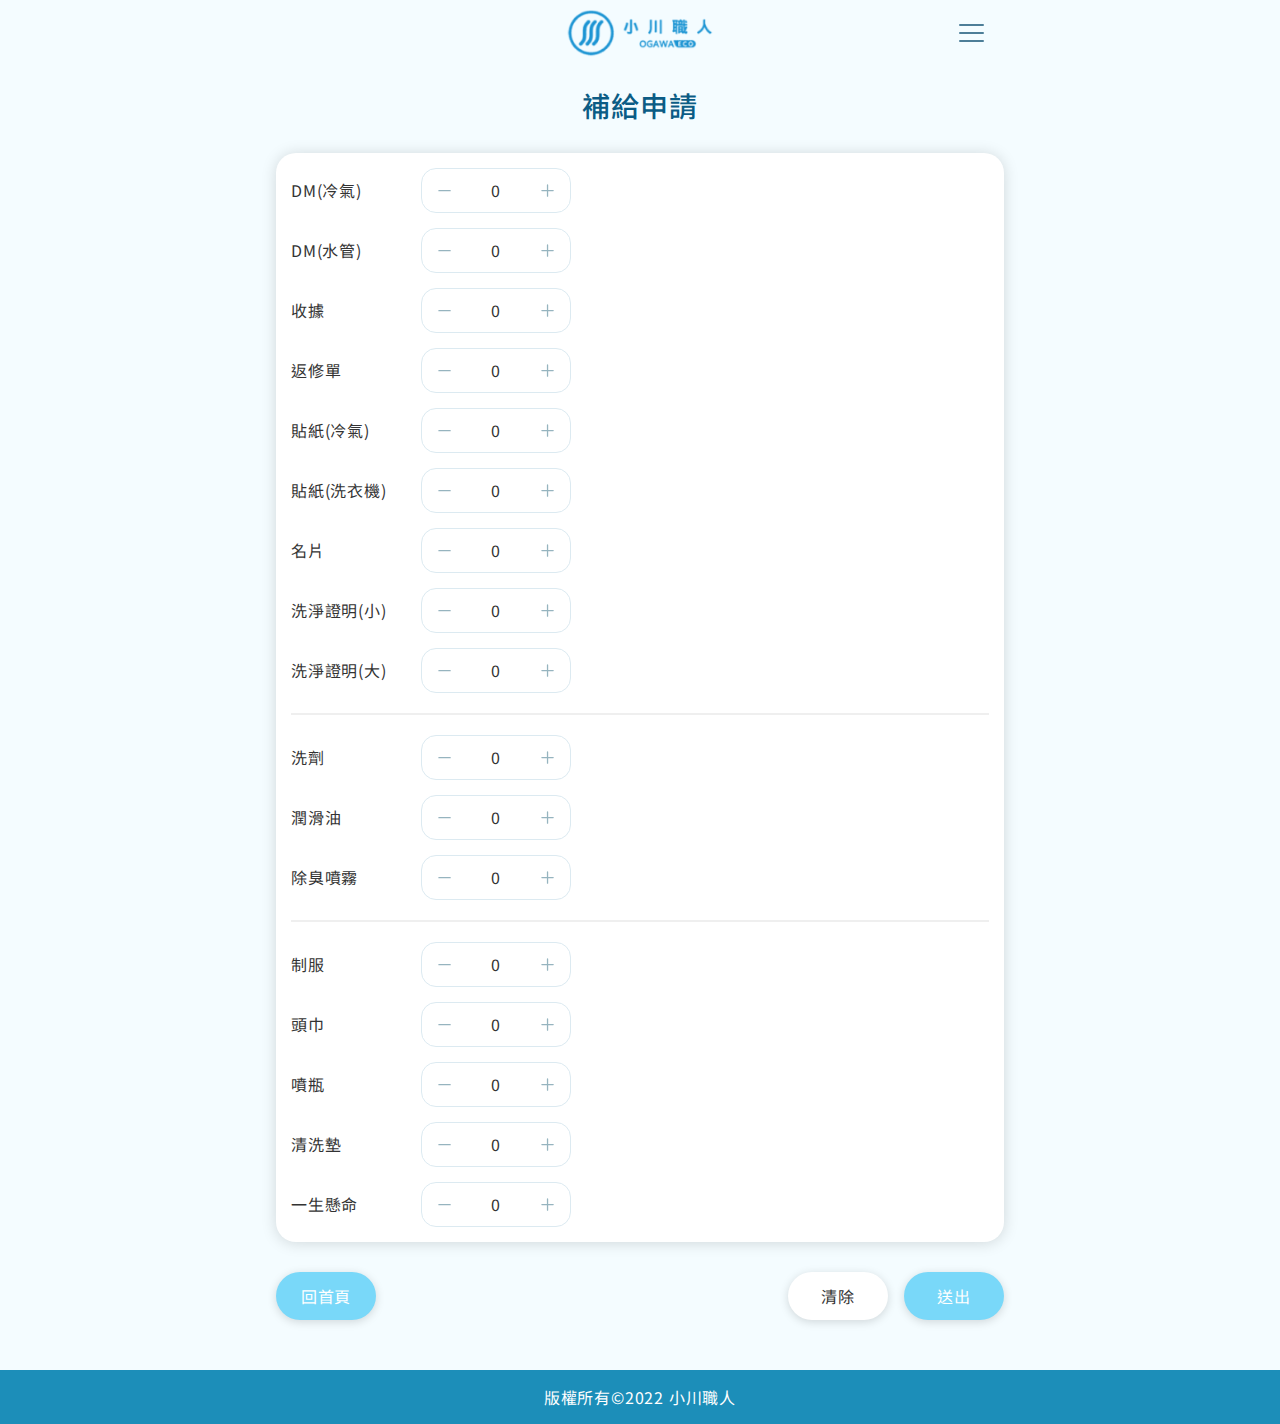
<file: apply.html>
<!DOCTYPE html>
<html lang="zh">
<head>
    <meta charset="UTF-8">
    <meta http-equiv="X-UA-Compatible" content="IE=edge">
    <meta name="viewport" content="width=device-width, initial-scale=1.0">
    <link rel="preconnect" href="https://fonts.googleapis.com">
    <link rel="preconnect" href="https://fonts.gstatic.com" crossorigin>
    <link href="https://fonts.googleapis.com/css2?family=Noto+Sans+TC:wght@100;300;400;500;700;900&display=swap" rel="stylesheet">
    <link rel="stylesheet" href="./public/css/bootstrap/bootstrap.css">
    <link rel="stylesheet" href="./public/css/style.css">
    <title>小川職人後台</title>
</head>
<body>
    <div class="container">
        <header class="header-page">
            <a href="./index.html"><img class="logo-page" src="./public/img/logo.png" alt=""></a>
            <div class="menu">
                <div class="bar bar-top"></div>
                <div class="bar bar-middle"></div>
                <div class="bar bar-bottom"></div>
            </div>
            <nav class="nav-main">
                <ul>
                    <li>
                        <a href="./news.html">
                            <svg width="70" height="70" viewBox="0 0 70 70" fill="none" xmlns="http://www.w3.org/2000/svg">
                                <path d="M60.2268 10.4803C59.6882 10.1658 59.0757 10 58.452 10C57.8283 10 57.2158 10.1658 56.6772 10.4803L36.1053 22.2445H20.3033C19.4368 22.2454 18.6061 22.59 17.9934 23.2027C17.3807 23.8154 17.036 24.6462 17.0351 25.5127V25.5127H10.9903C10.465 25.5131 9.94495 25.6172 9.45992 25.8189C8.97488 26.0207 8.53442 26.3161 8.16375 26.6884C7.79308 27.0606 7.49949 27.5023 7.2998 27.9882C7.10011 28.4741 6.99824 28.9946 7.00002 29.5199V38.4973C7.00092 39.5556 7.42151 40.5704 8.16954 41.3191C8.91758 42.0678 9.93201 42.4892 10.9903 42.491H17.0351V42.5079C17.036 43.3745 17.3807 44.2052 17.9934 44.8179C18.6061 45.4306 19.4368 45.7752 20.3033 45.7761H21.5781L18.1268 51.7803C17.4337 53.037 17.2611 54.5154 17.6461 55.8981C18.031 57.2807 18.9428 58.4572 20.1857 59.1749C21.4285 59.8927 22.9032 60.0944 24.2932 59.7368C25.6831 59.3792 26.8774 58.4907 27.6195 57.2623L34.2508 45.7761H36.1053L56.6772 57.5505C57.2159 57.8647 57.8284 58.0302 58.452 58.0302C59.0757 58.0302 59.6881 57.8647 60.2268 57.5505C60.7689 57.2407 61.2187 56.7924 61.5303 56.2514C61.8419 55.7105 62.004 55.0964 61.9999 54.4721V13.5553C62.0037 12.9315 61.8415 12.318 61.5299 11.7776C61.2183 11.2372 60.7686 10.7895 60.2268 10.4803V10.4803ZM17.0351 40.4569H10.9903C10.4712 40.456 9.97367 40.2491 9.60691 39.8817C9.24016 39.5143 9.03417 39.0164 9.03417 38.4973V29.5199C9.03506 29.0014 9.24145 28.5044 9.60811 28.1377C9.97477 27.771 10.4718 27.5647 10.9903 27.5638H17.0351V40.4569ZM25.8498 56.2452C25.6234 56.6377 25.3218 56.9817 24.9623 57.2574C24.6028 57.5332 24.1924 57.7353 23.7546 57.8522C23.4626 57.9301 23.1618 57.97 22.8596 57.9708C22.2553 57.9684 21.6622 57.8073 21.1398 57.5036C20.6173 57.2 20.1837 56.7646 19.8823 56.2408C19.5809 55.717 19.4224 55.1233 19.4225 54.519C19.4226 53.9147 19.5814 53.321 19.8829 52.7973L23.9512 45.7761H31.9014L25.8498 56.2452ZM36.051 43.742H20.3033C19.9763 43.7411 19.663 43.6108 19.4317 43.3796C19.2005 43.1483 19.0702 42.835 19.0693 42.5079V25.5127C19.0693 25.1854 19.1993 24.8715 19.4307 24.6401C19.6622 24.4086 19.976 24.2786 20.3033 24.2786H36.051V43.742ZM59.9658 54.4619C59.966 54.7287 59.896 54.9909 59.7629 55.2221C59.6299 55.4534 59.4384 55.6456 59.2076 55.7795C58.9769 55.9134 58.715 55.9843 58.4482 55.9851C58.1814 55.986 57.9191 55.9166 57.6875 55.7841L38.0852 44.576V23.4514L57.6875 12.2331C57.9193 12.1017 58.1814 12.0332 58.4478 12.0345C58.7141 12.0358 58.9756 12.1069 59.206 12.2406C59.4364 12.3743 59.6277 12.5661 59.761 12.7967C59.8943 13.0273 59.9649 13.2889 59.9658 13.5553V54.4619Z" fill="#5FAEC9"/>
                            </svg>
                            <span>公告欄</span>
                        </a>
                    </li>
                    <li class="active">
                        <a href="./apply.html">
                            <svg width="70" height="70" viewBox="0 0 70 70" fill="none" xmlns="http://www.w3.org/2000/svg">
                                <path d="M56.9264 17.3811H43.2302V14.9699C43.2285 13.917 42.8092 12.9077 42.0644 12.1635C41.3196 11.4193 40.31 11.0009 39.2571 11H30.5396C29.4869 11.0009 28.4777 11.4194 27.7334 12.1637C26.9891 12.908 26.5705 13.9173 26.5697 14.9699V17.3811H12.8572C11.3054 17.3863 9.81856 18.005 8.72123 19.1024C7.6239 20.1997 7.00515 21.6865 7 23.2384V53.1428C7.00515 54.6946 7.6239 56.1814 8.72123 57.2788C9.81856 58.3761 11.3054 58.9949 12.8572 59H56.9264C58.4782 58.9949 59.9651 58.3761 61.0624 57.2788C62.1597 56.1814 62.7785 54.6946 62.7836 53.1428V23.2514C62.7819 21.6973 62.1647 20.2071 61.067 19.107C59.9693 18.0068 58.4805 17.3863 56.9264 17.3811ZM28.5221 14.9699C28.5229 14.4351 28.7358 13.9224 29.1139 13.5443C29.4921 13.1661 30.0047 12.9533 30.5396 12.9524H39.2571C39.7924 12.9524 40.3059 13.1649 40.6848 13.5431C41.0637 13.9214 41.277 14.4345 41.2778 14.9699V17.3811H28.5221V14.9699ZM12.8572 57.0736C11.8229 57.0693 10.8322 56.6566 10.1008 55.9252C9.36947 55.1938 8.95669 54.2031 8.95241 53.1688V23.2514C8.95669 22.2171 9.36947 21.2264 10.1008 20.495C10.8322 19.7636 11.8229 19.3508 12.8572 19.3466H17.4129V57.0931L12.8572 57.0736ZM19.3653 57.0736V19.327H50.4118V57.0736H19.3653ZM60.8345 53.1688C60.8302 54.2031 60.4174 55.1938 59.686 55.9252C58.9547 56.6566 57.9639 57.0693 56.9296 57.0736H52.374V19.327H56.9296C57.9639 19.3313 58.9547 19.7441 59.686 20.4755C60.4174 21.2068 60.8302 22.1975 60.8345 23.2318V53.1688Z" fill="#5FAEC9"/>
                                <path d="M42.8918 35.7696V40.6376H37.3339V46.1987H32.4659V40.6376H26.9048V35.7696H32.4659V30.2085H37.3339V35.7696H42.8918Z" fill="#5FAEC9"/>
                            </svg>
                            <span>補給申請</span>
                        </a>
                    </li>
                    <li>
                        <a href="./inform.html">
                            <svg width="70" height="70" viewBox="0 0 70 70" fill="none" xmlns="http://www.w3.org/2000/svg">
                                <path d="M57.6266 6.64072V1H8V62.9615H13.3734V68.6101H63V6.64072H57.6266ZM10.3585 60.603V3.35849H55.2681V60.603H10.3585ZM60.6415 66.2516H15.7319V62.9733H57.6266V8.99921H60.6415V66.2516Z" fill="#5FAEC9"/>
                                <path d="M48.5818 12.2261H17.0488V17.7056H48.5818V12.2261Z" fill="#5FAEC9"/>
                                <path d="M48.5818 22.4473H17.0488V24.9591H48.5818V22.4473Z" fill="#5FAEC9"/>
                                <path d="M48.5818 28.6138H17.0488V31.1256H48.5818V28.6138Z" fill="#5FAEC9"/>
                                <path d="M48.5818 34.7773H17.0488V37.2891H48.5818V34.7773Z" fill="#5FAEC9"/>
                                <path d="M36.5849 40.9448H17.0488V43.4566H36.5849V40.9448Z" fill="#5FAEC9"/>
                                <path d="M36.5849 47.1084H17.0488V49.6202H36.5849V47.1084Z" fill="#5FAEC9"/>
                            </svg>
                            <span>原廠聯絡資訊</span>
                        </a>
                    </li>
                </ul>
            </nav>
        </header>
        <main>
            <h1 class="page-title">補給申請</h1>
            <div class="box-common mb-30">
                <div class="box-common_content">
                    <div class="d-flex align-items-center apply-item">
                        <label for="">DM(冷氣)</label>
                        <div class="apply-box d-flex align-items-center">
                            <div class="icon_count minus"><img src="./public/img/icon_minus.svg" alt=""></div>
                            <input type="number" value="0">
                            <div class="icon_count add"><img src="./public/img/icon_plus4.svg" alt=""></div>
                        </div>
                    </div>
                    <div class="d-flex align-items-center apply-item">
                        <label for="">DM(水管)</label>
                        <div class="apply-box d-flex align-items-center">
                            <div class="icon_count minus"><img src="./public/img/icon_minus.svg" alt=""></div>
                            <input type="number" value="0">
                            <div class="icon_count add"><img src="./public/img/icon_plus4.svg" alt=""></div>
                        </div>
                    </div>
                    <div class="d-flex align-items-center apply-item">
                        <label for="">收據</label>
                        <div class="apply-box d-flex align-items-center">
                            <div class="icon_count minus"><img src="./public/img/icon_minus.svg" alt=""></div>
                            <input type="number" value="0">
                            <div class="icon_count add"><img src="./public/img/icon_plus4.svg" alt=""></div>
                        </div>
                    </div>
                    <div class="d-flex align-items-center apply-item">
                        <label for="">返修單</label>
                        <div class="apply-box d-flex align-items-center">
                            <div class="icon_count minus"><img src="./public/img/icon_minus.svg" alt=""></div>
                            <input type="number" value="0">
                            <div class="icon_count add"><img src="./public/img/icon_plus4.svg" alt=""></div>
                        </div>
                    </div>
                    <div class="d-flex align-items-center apply-item">
                        <label for="">貼紙(冷氣)</label>
                        <div class="apply-box d-flex align-items-center">
                            <div class="icon_count minus"><img src="./public/img/icon_minus.svg" alt=""></div>
                            <input type="number" value="0">
                            <div class="icon_count add"><img src="./public/img/icon_plus4.svg" alt=""></div>
                        </div>
                    </div>
                    <div class="d-flex align-items-center apply-item">
                        <label for="">貼紙(洗衣機)</label>
                        <div class="apply-box d-flex align-items-center">
                            <div class="icon_count minus"><img src="./public/img/icon_minus.svg" alt=""></div>
                            <input type="number" value="0">
                            <div class="icon_count add"><img src="./public/img/icon_plus4.svg" alt=""></div>
                        </div>
                    </div>
                    <div class="d-flex align-items-center apply-item">
                        <label for="">名片</label>
                        <div class="apply-box d-flex align-items-center">
                            <div class="icon_count minus"><img src="./public/img/icon_minus.svg" alt=""></div>
                            <input type="number" value="0">
                            <div class="icon_count add"><img src="./public/img/icon_plus4.svg" alt=""></div>
                        </div>
                    </div>
                    <div class="d-flex align-items-center apply-item">
                        <label for="">洗淨證明(小)</label>
                        <div class="apply-box d-flex align-items-center">
                            <div class="icon_count minus"><img src="./public/img/icon_minus.svg" alt=""></div>
                            <input type="number" value="0">
                            <div class="icon_count add"><img src="./public/img/icon_plus4.svg" alt=""></div>
                        </div>
                    </div>
                    <div class="d-flex align-items-center apply-item">
                        <label for="">洗淨證明(大)</label>
                        <div class="apply-box d-flex align-items-center">
                            <div class="icon_count minus"><img src="./public/img/icon_minus.svg" alt=""></div>
                            <input type="number" value="0">
                            <div class="icon_count add"><img src="./public/img/icon_plus4.svg" alt=""></div>
                        </div>
                    </div>
                    <hr class="hr-common">
                    <div class="d-flex align-items-center apply-item">
                        <label for="">洗劑</label>
                        <div class="apply-box d-flex align-items-center">
                            <div class="icon_count minus"><img src="./public/img/icon_minus.svg" alt=""></div>
                            <input type="number" value="0">
                            <div class="icon_count add"><img src="./public/img/icon_plus4.svg" alt=""></div>
                        </div>
                    </div>
                    <div class="d-flex align-items-center apply-item">
                        <label for="">潤滑油</label>
                        <div class="apply-box d-flex align-items-center">
                            <div class="icon_count minus"><img src="./public/img/icon_minus.svg" alt=""></div>
                            <input type="number" value="0">
                            <div class="icon_count add"><img src="./public/img/icon_plus4.svg" alt=""></div>
                        </div>
                    </div>
                    <div class="d-flex align-items-center apply-item">
                        <label for="">除臭噴霧</label>
                        <div class="apply-box d-flex align-items-center">
                            <div class="icon_count minus"><img src="./public/img/icon_minus.svg" alt=""></div>
                            <input type="number" value="0">
                            <div class="icon_count add"><img src="./public/img/icon_plus4.svg" alt=""></div>
                        </div>
                    </div>
                    <hr class="hr-common">
                    <div class="d-flex align-items-center apply-item">
                        <label for="">制服</label>
                        <div class="apply-box d-flex align-items-center">
                            <div class="icon_count minus"><img src="./public/img/icon_minus.svg" alt=""></div>
                            <input type="number" value="0">
                            <div class="icon_count add"><img src="./public/img/icon_plus4.svg" alt=""></div>
                        </div>
                    </div>
                    <div class="d-flex align-items-center apply-item">
                        <label for="">頭巾</label>
                        <div class="apply-box d-flex align-items-center">
                            <div class="icon_count minus"><img src="./public/img/icon_minus.svg" alt=""></div>
                            <input type="number" value="0">
                            <div class="icon_count add"><img src="./public/img/icon_plus4.svg" alt=""></div>
                        </div>
                    </div>
                    <div class="d-flex align-items-center apply-item">
                        <label for="">噴瓶</label>
                        <div class="apply-box d-flex align-items-center">
                            <div class="icon_count minus"><img src="./public/img/icon_minus.svg" alt=""></div>
                            <input type="number" value="0">
                            <div class="icon_count add"><img src="./public/img/icon_plus4.svg" alt=""></div>
                        </div>
                    </div>
                    <div class="d-flex align-items-center apply-item">
                        <label for="">清洗墊</label>
                        <div class="apply-box d-flex align-items-center">
                            <div class="icon_count minus"><img src="./public/img/icon_minus.svg" alt=""></div>
                            <input type="number" value="0">
                            <div class="icon_count add"><img src="./public/img/icon_plus4.svg" alt=""></div>
                        </div>
                    </div>
                    <div class="d-flex align-items-center apply-item">
                        <label for="">一生懸命</label>
                        <div class="apply-box d-flex align-items-center">
                            <div class="icon_count minus"><img src="./public/img/icon_minus.svg" alt=""></div>
                            <input type="number" value="0">
                            <div class="icon_count add"><img src="./public/img/icon_plus4.svg" alt=""></div>
                        </div>
                    </div>
                </div>
            </div>
            <div class="d-flex align-items-center justify-content-between mt-4 mb-4">
                <a class="btn-bg-blue btn-medium" href="./index.html">回首頁</a>
                <div class="d-flex">
                    <a class="btn-bg-white btn-medium mx-2" href="">清除</a>
                    <a class="btn-bg-blue btn-medium ms-2" data-bs-toggle="modal" data-bs-target="#confirm-send">送出</a>
                </div>
            </div>
        </main>
        
    </div>

    <footer>版權所有©2022 小川職人</footer>

    <div class="modal fade" id="confirm-send" tabindex="-1" aria-labelledby="confirm-sendLabel" aria-hidden="true">
        <div class="modal-dialog">
          <div class="modal-content pb-0">
            <div class="modal-header">
              <h5 class="modal-title" id="confirm-sendLabel">確認送出</h5>
              <img class="modal-close" data-bs-dismiss="modal" src="./public/img/icon_close.svg" alt="">
            </div>
            <div class="modal-body py-4">
                <p class="text-center">確定要送出嗎？</p>
            </div>
            <div class="modal-footer">
                <button type="button" class="btn btn-round btn-bg-light mx-2" data-bs-dismiss="modal">取消</button>
                <button type="button" class="btn btn-round btn-bg-light mx-2" data-bs-dismiss="modal" data-bs-toggle="modal" data-bs-target="#send-success">確定</button>
            </div>
          </div>
        </div>
    </div>

    <div class="modal fade" id="send-success" tabindex="-1" aria-labelledby="send-successLabel" aria-hidden="true">
        <div class="modal-dialog">
          <div class="modal-content pb-0">
            <div class="modal-header">
              <h5 class="modal-title" id="send-successLabel">成功送出</h5>
              <img class="modal-close" data-bs-dismiss="modal" src="./public/img/icon_close.svg" alt="">
            </div>
            <div class="modal-body py-4">
                <img class="modal-icon" src="./public/img/icon_check-circle.svg" alt="">
            </div>
            <div class="modal-footer">
                <a href="./index.html" class="btn btn-round btn-bg-light mx-auto">回首頁</a>
            </div>
          </div>
        </div>
    </div>

    <script src="./public/js/jquery/jquery.min.js"></script>
    <script src="./public/js/bootstrap/bootstrap.bundle.min.js"></script>
    <script src="./public/js/common.js"></script>
</body>
</html>
</file>
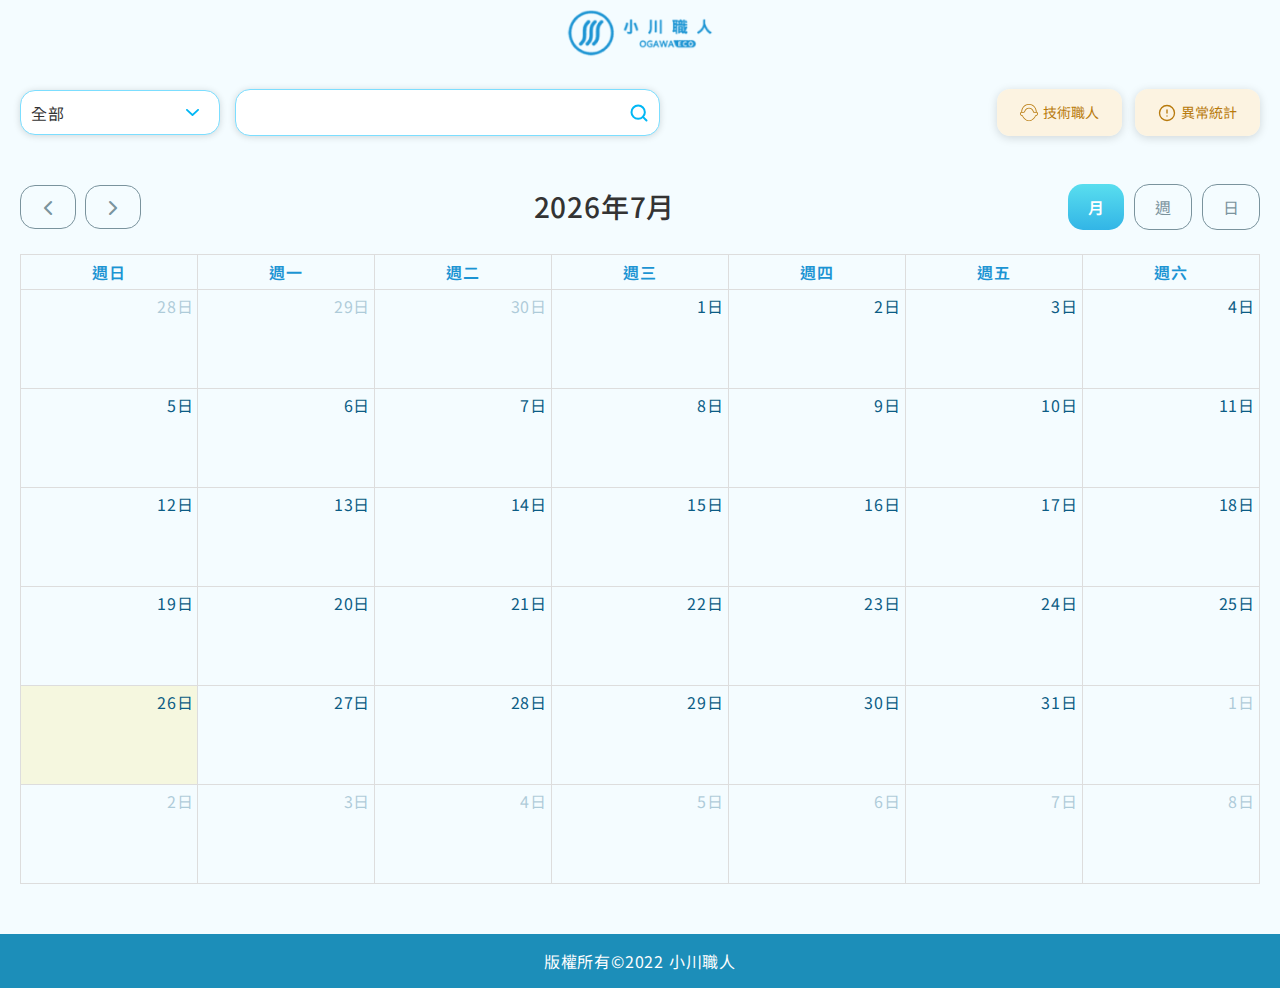
<file: index-manager.html>
<!DOCTYPE html>
<html lang="zh">
<head>
    <meta charset="UTF-8">
    <meta http-equiv="X-UA-Compatible" content="IE=edge">
    <meta name="viewport" content="width=device-width, initial-scale=1.0">
    <link rel="preconnect" href="https://fonts.googleapis.com">
    <link rel="preconnect" href="https://fonts.gstatic.com" crossorigin>
    <link href="https://fonts.googleapis.com/css2?family=Noto+Sans+TC:wght@100;300;400;500;700;900&display=swap" rel="stylesheet">
    <link rel="stylesheet" href="./public/css/bootstrap/bootstrap.css">
    <link rel="stylesheet" href="./public/css/fullcalendar/main.css">
    <link rel="stylesheet" href="./public/css/style.css">
    <title>小川職人後台</title>
</head>
<body>
    <div class="manager-home">
        <header class="header-page">
            <a href="./index-manager.html"><img class="logo-page" src="./public/img/logo.png" alt=""></a>
        </header>
        <main>
            <div class="mb-5 manage-top d-flex align-items-center justify-content-between flex-wrap">
                <div class="search d-flex align-items-center justify-content-between flex-wrap">
                    <select class="select-box-blueborder search-class" name="" id="">
                        <option value="全部">全部</option>
                        <option value="技師">技師</option>
                        <option value="日期">日期</option>
                        <option value="月份區間">月份區間</option>
                        <option value="關鍵字">關鍵字</option>
                        <option value="line ID">line ID</option>
                        <option value="手機">手機</option>
                        <option value="地址">地址</option>
                    </select>
                    <div class="input-box align-items-center justify-content-between search-input">
                        <input type="text">
                        <button><img src="./public/img/icon_search.svg" alt=""></button>
                    </div>
                    <div class="input-box align-items-center month-duration">
                        <select class="select-box-blueborder" name="" id="">
                            <option value="">2022年3月</option>
                            <option value="">2022年4月</option>
                            <option value="">2022年5月</option>
                            <option value="">2022年6月</option>
                            <option value="">2022年7月</option>
                            <option value="">2022年8月</option>
                            <option value="">2022年9月</option>
                            <option value="">2022年10月</option>
                            <option value="">2022年11月</option>
                            <option value="">2022年12月</option>
                            <option value="">2023年1月</option>
                            <option value="">2023年2月</option>
                        </select>
                        <span>~</span>
                        <select class="select-box-blueborder" name="" id="">
                            <option value="">2022年3月</option>
                            <option value="">2022年4月</option>
                            <option value="">2022年5月</option>
                            <option value="">2022年6月</option>
                            <option value="">2022年7月</option>
                            <option value="">2022年8月</option>
                            <option value="">2022年9月</option>
                            <option value="">2022年10月</option>
                            <option value="">2022年11月</option>
                            <option value="">2022年12月</option>
                            <option value="">2023年1月</option>
                            <option value="">2023年2月</option>
                        </select>
                    </div>
                </div>
                <div class="btn-box">
                    <button class="btn-yellow" data-bs-toggle="modal" data-bs-target="#technician">
                        <img src="./public/img/icon_face.svg" alt="">
                        <span>技術職人</span>
                    </button>
                    <button class="btn-yellow ms-2" data-bs-toggle="modal" data-bs-target="#abnormal">
                        <img src="./public/img/icon_alert2.svg" alt="">
                        <span>異常統計</span>
                    </button>
                </div>
            </div>
            <div id="calendar"></div>
        </main>
        
    </div>
    

    <footer>版權所有©2022 小川職人</footer>


    <div class="modal fade" id="abnormal" tabindex="-1" aria-labelledby="abnormalLabel" aria-hidden="true">
        <div class="modal-dialog">
          <div class="modal-content">
            <div class="modal-header">
              <h5 class="modal-title" id="abnormalLabel">異常統計</h5>
              <img class="modal-close" data-bs-dismiss="modal" src="./public/img/icon_close.svg" alt="">
            </div>
            <div class="modal-body">
                <h4 class="text-center mb-4 color-blue">2022年3月</h4>
                <div class="abnormal-table">
                    <table class="mb-2">
                        <tr class="abnormal-table_title">
                            <td class="area"></td>
                            <td class="name"></td>
                            <td class="abnormal-table_content">評論</td>
                            <td class="abnormal-table_content">異常</td>
                            <td class="abnormal-table_content">客訴</td>
                            <td class="abnormal-table_content">無法拆洗</td>
                            <td class="abnormal-table_content">現場追加</td>
                        </tr>
                    </table>
                    <table class="mb-2">
                        <!-- 大台北 -->
                        <tr class="abnormal-table_main">
                            <td class="area" rowspan="12">大<br>台<br>北</td>
                            <td class="name">保哥</td>
                            <td class="abnormal-table_content color-bad">40%</td>
                            <td class="abnormal-table_content color-great">1</td>
                            <td class="abnormal-table_content color-normal">3</td>
                            <td class="abnormal-table_content color-normal">5</td>
                            <td class="abnormal-table_content color-bad">12</td>
                        </tr>
                        <tr class="abnormal-table_main">
                            <td class="name">豪哥</td>
                            <td class="abnormal-table_content color-bad">40%</td>
                            <td class="abnormal-table_content color-great">1</td>
                            <td class="abnormal-table_content color-normal">3</td>
                            <td class="abnormal-table_content color-normal">5</td>
                            <td class="abnormal-table_content color-bad">12</td>
                        </tr>
                        <tr class="abnormal-table_main">
                            <td class="name">偉哥</td>
                            <td class="abnormal-table_content color-bad">40%</td>
                            <td class="abnormal-table_content color-great">1</td>
                            <td class="abnormal-table_content color-normal">3</td>
                            <td class="abnormal-table_content color-normal">5</td>
                            <td class="abnormal-table_content color-bad">12</td>
                        </tr>
                        <tr class="abnormal-table_main">
                            <td class="name">倫哥</td>
                            <td class="abnormal-table_content color-bad">40%</td>
                            <td class="abnormal-table_content color-great">1</td>
                            <td class="abnormal-table_content color-normal">3</td>
                            <td class="abnormal-table_content color-normal">5</td>
                            <td class="abnormal-table_content color-bad">12</td>
                        </tr>
                        <tr class="abnormal-table_main">
                            <td class="name">忻哥</td>
                            <td class="abnormal-table_content color-bad">40%</td>
                            <td class="abnormal-table_content color-great">1</td>
                            <td class="abnormal-table_content color-normal">3</td>
                            <td class="abnormal-table_content color-normal">5</td>
                            <td class="abnormal-table_content color-bad">12</td>
                        </tr>
                        <tr class="abnormal-table_main">
                            <td class="name">蔡哥</td>
                            <td class="abnormal-table_content color-bad">40%</td>
                            <td class="abnormal-table_content color-great">1</td>
                            <td class="abnormal-table_content color-normal">3</td>
                            <td class="abnormal-table_content color-normal">5</td>
                            <td class="abnormal-table_content color-bad">12</td>
                        </tr>
                        <tr class="abnormal-table_main">
                            <td class="name">坤哥</td>
                            <td class="abnormal-table_content color-bad">40%</td>
                            <td class="abnormal-table_content color-great">1</td>
                            <td class="abnormal-table_content color-normal">3</td>
                            <td class="abnormal-table_content color-normal">5</td>
                            <td class="abnormal-table_content color-bad">12</td>
                        </tr>
                        <tr class="abnormal-table_main">
                            <td class="name">祥哥</td>
                            <td class="abnormal-table_content color-bad">40%</td>
                            <td class="abnormal-table_content color-great">1</td>
                            <td class="abnormal-table_content color-normal">3</td>
                            <td class="abnormal-table_content color-normal">5</td>
                            <td class="abnormal-table_content color-bad">12</td>
                        </tr>
                        <tr class="abnormal-table_main">
                            <td class="name">昌哥</td>
                            <td class="abnormal-table_content color-bad">40%</td>
                            <td class="abnormal-table_content color-great">1</td>
                            <td class="abnormal-table_content color-normal">3</td>
                            <td class="abnormal-table_content color-normal">5</td>
                            <td class="abnormal-table_content color-bad">12</td>
                        </tr>
                        <tr class="abnormal-table_main">
                            <td class="name">瀚哥</td>
                            <td class="abnormal-table_content color-bad">40%</td>
                            <td class="abnormal-table_content color-great">1</td>
                            <td class="abnormal-table_content color-normal">3</td>
                            <td class="abnormal-table_content color-normal">5</td>
                            <td class="abnormal-table_content color-bad">12</td>
                        </tr>
                        <tr class="abnormal-table_main">
                            <td class="name">祐哥</td>
                            <td class="abnormal-table_content color-bad">40%</td>
                            <td class="abnormal-table_content color-great">1</td>
                            <td class="abnormal-table_content color-normal">3</td>
                            <td class="abnormal-table_content color-normal">5</td>
                            <td class="abnormal-table_content color-bad">12</td>
                        </tr>
                        <tr class="abnormal-table_main">
                            <td class="name">鋒哥</td>
                            <td class="abnormal-table_content color-bad">40%</td>
                            <td class="abnormal-table_content color-great">1</td>
                            <td class="abnormal-table_content color-normal">3</td>
                            <td class="abnormal-table_content color-normal">5</td>
                            <td class="abnormal-table_content color-bad">12</td>
                        </tr>
                    </table>

                    <table class="mb-2">
                        <!-- 桃竹苗 -->
                        <tr class="abnormal-table_main">
                            <td class="area" rowspan="4">桃<br>竹<br>苗</td>
                            <td class="name">曄哥</td>
                            <td class="abnormal-table_content color-bad">40%</td>
                            <td class="abnormal-table_content color-great">1</td>
                            <td class="abnormal-table_content color-normal">3</td>
                            <td class="abnormal-table_content color-normal">5</td>
                            <td class="abnormal-table_content color-bad">12</td>
                        </tr>
                        <tr class="abnormal-table_main">
                            <td class="name">生哥</td>
                            <td class="abnormal-table_content color-bad">40%</td>
                            <td class="abnormal-table_content color-great">1</td>
                            <td class="abnormal-table_content color-normal">3</td>
                            <td class="abnormal-table_content color-normal">5</td>
                            <td class="abnormal-table_content color-bad">12</td>
                        </tr>
                        <tr class="abnormal-table_main">
                            <td class="name">駿哥</td>
                            <td class="abnormal-table_content color-bad">40%</td>
                            <td class="abnormal-table_content color-great">1</td>
                            <td class="abnormal-table_content color-normal">3</td>
                            <td class="abnormal-table_content color-normal">5</td>
                            <td class="abnormal-table_content color-bad">12</td>
                        </tr>
                        <tr class="abnormal-table_main">
                            <td class="name">宏哥</td>
                            <td class="abnormal-table_content color-bad">40%</td>
                            <td class="abnormal-table_content color-great">1</td>
                            <td class="abnormal-table_content color-normal">3</td>
                            <td class="abnormal-table_content color-normal">5</td>
                            <td class="abnormal-table_content color-bad">12</td>
                        </tr>
                    </table>
                        
                    <table class="mb-2">
                        <!-- 大台中 -->
                        <tr class="abnormal-table_main">
                            <td class="area py-4">大<br>台<br>中</td>
                            <td class="name">達哥</td>
                            <td class="abnormal-table_content color-bad">40%</td>
                            <td class="abnormal-table_content color-great">1</td>
                            <td class="abnormal-table_content color-normal">3</td>
                            <td class="abnormal-table_content color-normal">5</td>
                            <td class="abnormal-table_content color-bad">12</td>
                        </tr>
                    </table>

                    <table class="mb-2">
                        <!-- 大高雄 -->
                        <tr class="abnormal-table_main">
                            <td class="area" rowspan="4">大<br>高<br>雄</td>
                            <td class="name">融哥</td>
                            <td class="abnormal-table_content color-bad">40%</td>
                            <td class="abnormal-table_content color-great">1</td>
                            <td class="abnormal-table_content color-normal">3</td>
                            <td class="abnormal-table_content color-normal">5</td>
                            <td class="abnormal-table_content color-bad">12</td>
                        </tr>
                        <tr class="abnormal-table_main">
                            <td class="name">源哥</td>
                            <td class="abnormal-table_content color-bad">40%</td>
                            <td class="abnormal-table_content color-great">1</td>
                            <td class="abnormal-table_content color-normal">3</td>
                            <td class="abnormal-table_content color-normal">5</td>
                            <td class="abnormal-table_content color-bad">12</td>
                        </tr>
                        <tr class="abnormal-table_main">
                            <td class="name">曹哥</td>
                            <td class="abnormal-table_content color-bad">40%</td>
                            <td class="abnormal-table_content color-great">1</td>
                            <td class="abnormal-table_content color-normal">3</td>
                            <td class="abnormal-table_content color-normal">5</td>
                            <td class="abnormal-table_content color-bad">12</td>
                        </tr>
                    </table>
                        
                </div>
            </div>
          </div>
        </div>
    </div>

    <div class="modal fade" id="technician" tabindex="-1" aria-labelledby="technicianLabel" aria-hidden="true">
        <div class="modal-dialog">
          <div class="modal-content pb-0">
            <div class="modal-header">
              <h5 class="modal-title" id="technicianLabel">技術職人</h5>
              <img class="modal-close" data-bs-dismiss="modal" src="./public/img/icon_close.svg" alt="">
            </div>
            <div class="modal-body py-4">
                <div class="select select-small select-technician">
                    <div>
                        <p class="mb-2">大台北</p>
                        <div class="">
                            <div class="d-flex flex-wrap select_class">
                                <div class="select_item d-flex align-items-center justify-content-between">
                                    <span>保哥</span>
                                </div>
                                <div class="select_item d-flex align-items-center justify-content-between">
                                  <span>豪哥</span>
                                </div>
                                <div class="select_item d-flex align-items-center justify-content-between">
                                  <span>偉哥</span>
                                </div>
                                <div class="select_item d-flex align-items-center justify-content-between">
                                  <span>倫哥</span>
                                </div>
                                <div class="select_item d-flex align-items-center justify-content-between">
                                    <span>忻哥</span>
                                </div>
                                <div class="select_item d-flex align-items-center justify-content-between">
                                    <span>蔡哥</span>
                                </div>
                                <div class="select_item d-flex align-items-center justify-content-between">
                                    <span>坤哥</span>
                                </div>
                            </div>
                            <div class="d-flex flex-wrap select_class">
                                <div class="select_item d-flex align-items-center justify-content-between">
                                    <span>祥哥</span>
                                </div>
                                <div class="select_item d-flex align-items-center justify-content-between">
                                  <span>昌哥</span>
                                </div>
                                <div class="select_item d-flex align-items-center justify-content-between">
                                  <span>瀚哥</span>
                                </div>
                                <div class="select_item d-flex align-items-center justify-content-between">
                                  <span>祐哥</span>
                                </div>
                                <div class="select_item d-flex align-items-center justify-content-between">
                                    <span>鋒哥</span>
                                </div>
                            </div>
                        </div>
                    </div>
                    <div>
                        <p class="mb-2">桃竹苗</p>
                        <div class="d-flex flex-wrap select_class">
                            <div class="select_item d-flex align-items-center justify-content-between">
                                <span>曄哥</span>
                            </div>
                            <div class="select_item d-flex align-items-center justify-content-between">
                              <span>生哥</span>
                            </div>
                            <div class="select_item d-flex align-items-center justify-content-between">
                              <span>駿哥</span>
                            </div>
                            <div class="select_item d-flex align-items-center justify-content-between">
                              <span>宏哥</span>
                            </div>
                        </div>
                    </div>
                    <div>
                        <p class="mb-2">大台中</p>
                        <div class="d-flex flex-wrap select_class">
                            <div class="select_item d-flex align-items-center justify-content-between">
                                <span>達哥</span>
                            </div>
                        </div>
                    </div>
                    <div>
                        <p class="mb-2">大高雄</p>
                        <div class="d-flex flex-wrap select_class">
                            <div class="select_item d-flex align-items-center justify-content-between">
                                <span>融哥</span>
                            </div>
                            <div class="select_item d-flex align-items-center justify-content-between">
                              <span>源哥</span>
                            </div>
                            <div class="select_item d-flex align-items-center justify-content-between">
                              <span>曹哥</span>
                            </div>
                        </div>
                    </div>
                </div>
                
            </div>
            <div class="modal-footer">
                <a href="./manager-case.html" class="btn btn-round btn-bg-light mx-2" data-bs-dismiss="modal">確定</a>
            </div>
          </div>
        </div>
    </div>


    <script src="./public/js/jquery/jquery.min.js"></script>
    <script src="./public/js/bootstrap/bootstrap.bundle.min.js"></script>
    <script src="./public/js/fullcalendar/main.js"></script>
    <script src="./public/js/common.js"></script>
    <script>
        document.addEventListener("DOMContentLoaded", function () {
          var calendarEl = document.getElementById("calendar");
          var calendar = new FullCalendar.Calendar(calendarEl, {
            locale: 'zh-tw',
            initialView: "dayGridMonth",
            headerToolbar: {
              left: "prev,next",
              center: "title",
              right: "dayGridMonth,timeGridWeek,timeGridDay",
            },
            events: [{ title: "Brian休", start: "2022-03-01", end: "2022-03-06" ,color:"#79DDFF" },{ title: "曹哥任務KH", start: "2022-03-10", end: "2022-03-16" ,color:"#89CCA8" }],
            height:700,
            buttonText: {
                // today: "今日",
                dayGridMonth: "月",
                timeGridWeek: "週",
                timeGridDay: "日",
            },
            dayClick: function (date, jsEvent, view) {
              $(".fc-state-highlight").removeClass("fc-state-highlight");
              $(jsEvent.target).addClass("fc-state-highlight");
            }
          });
          calendar.render();
        });
        $(".fc-select-button").append("<span></span>");
      </script>
</body>
</html>
</file>
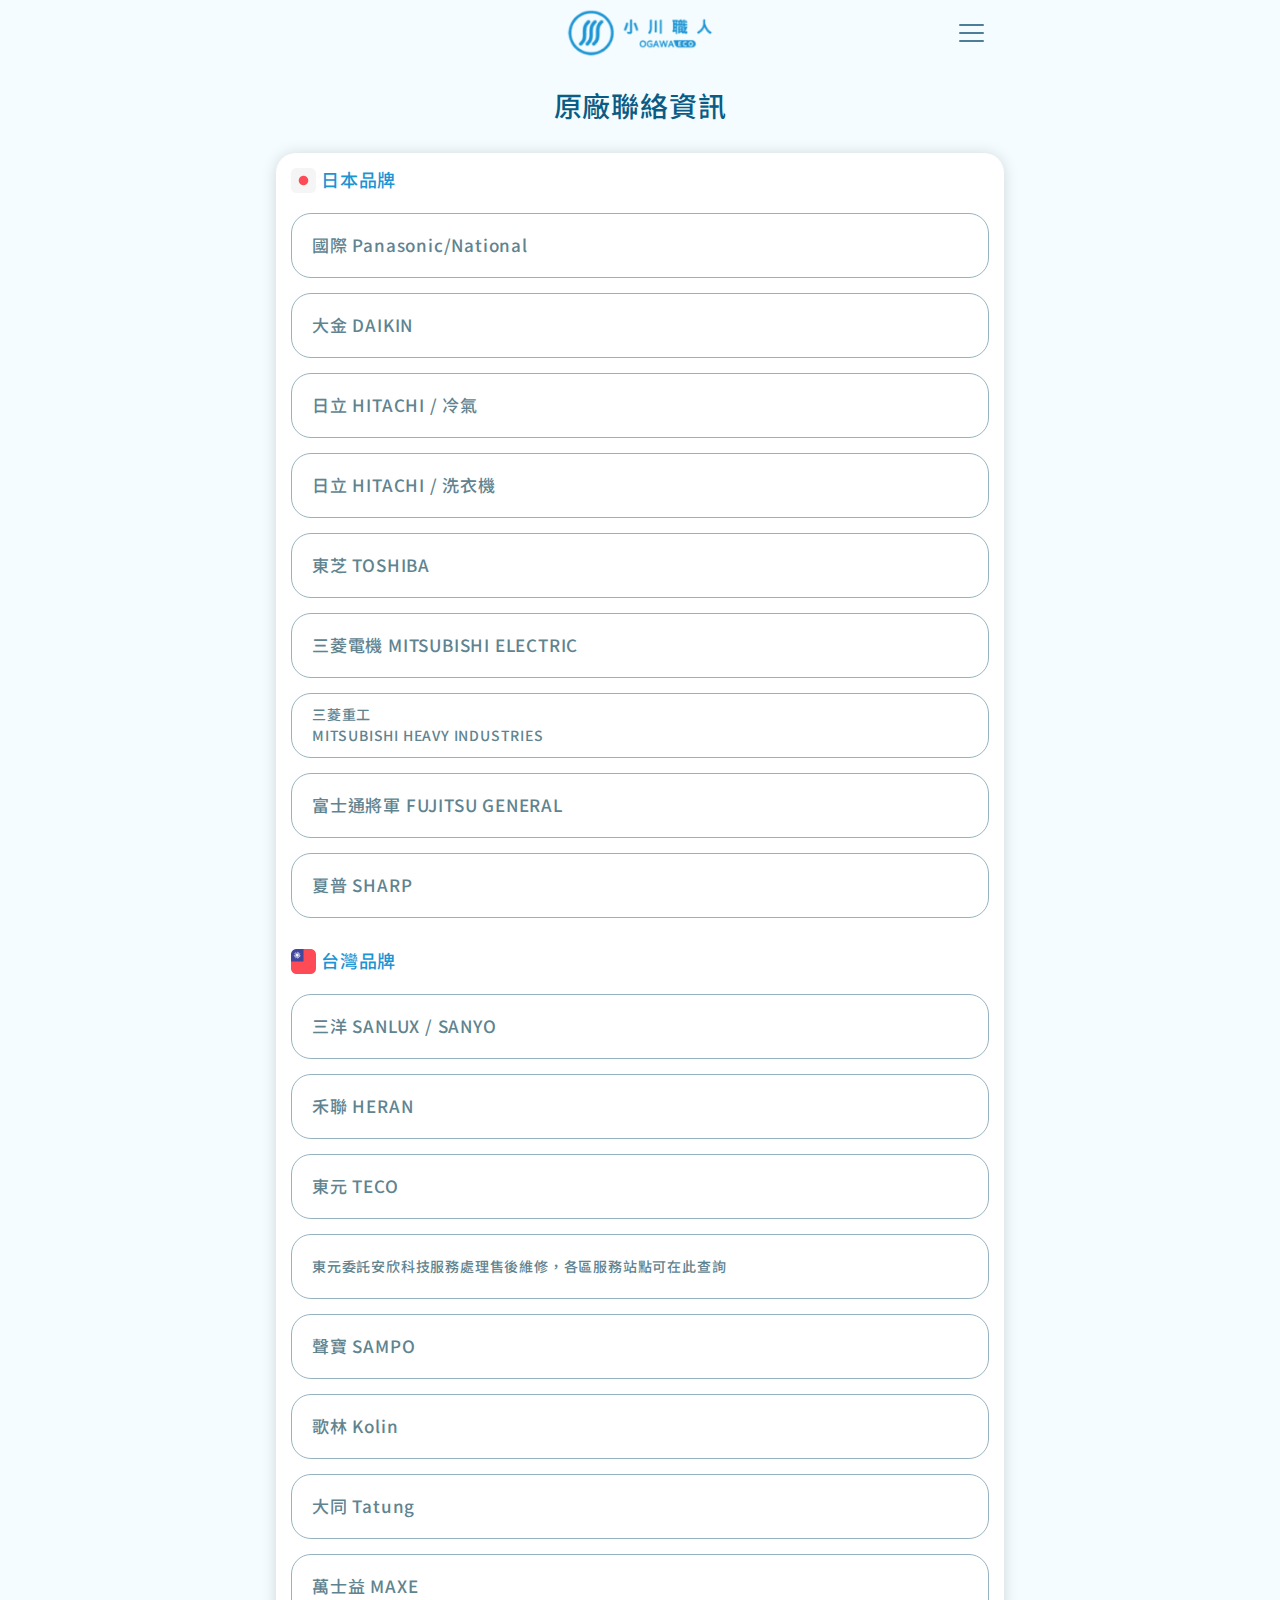
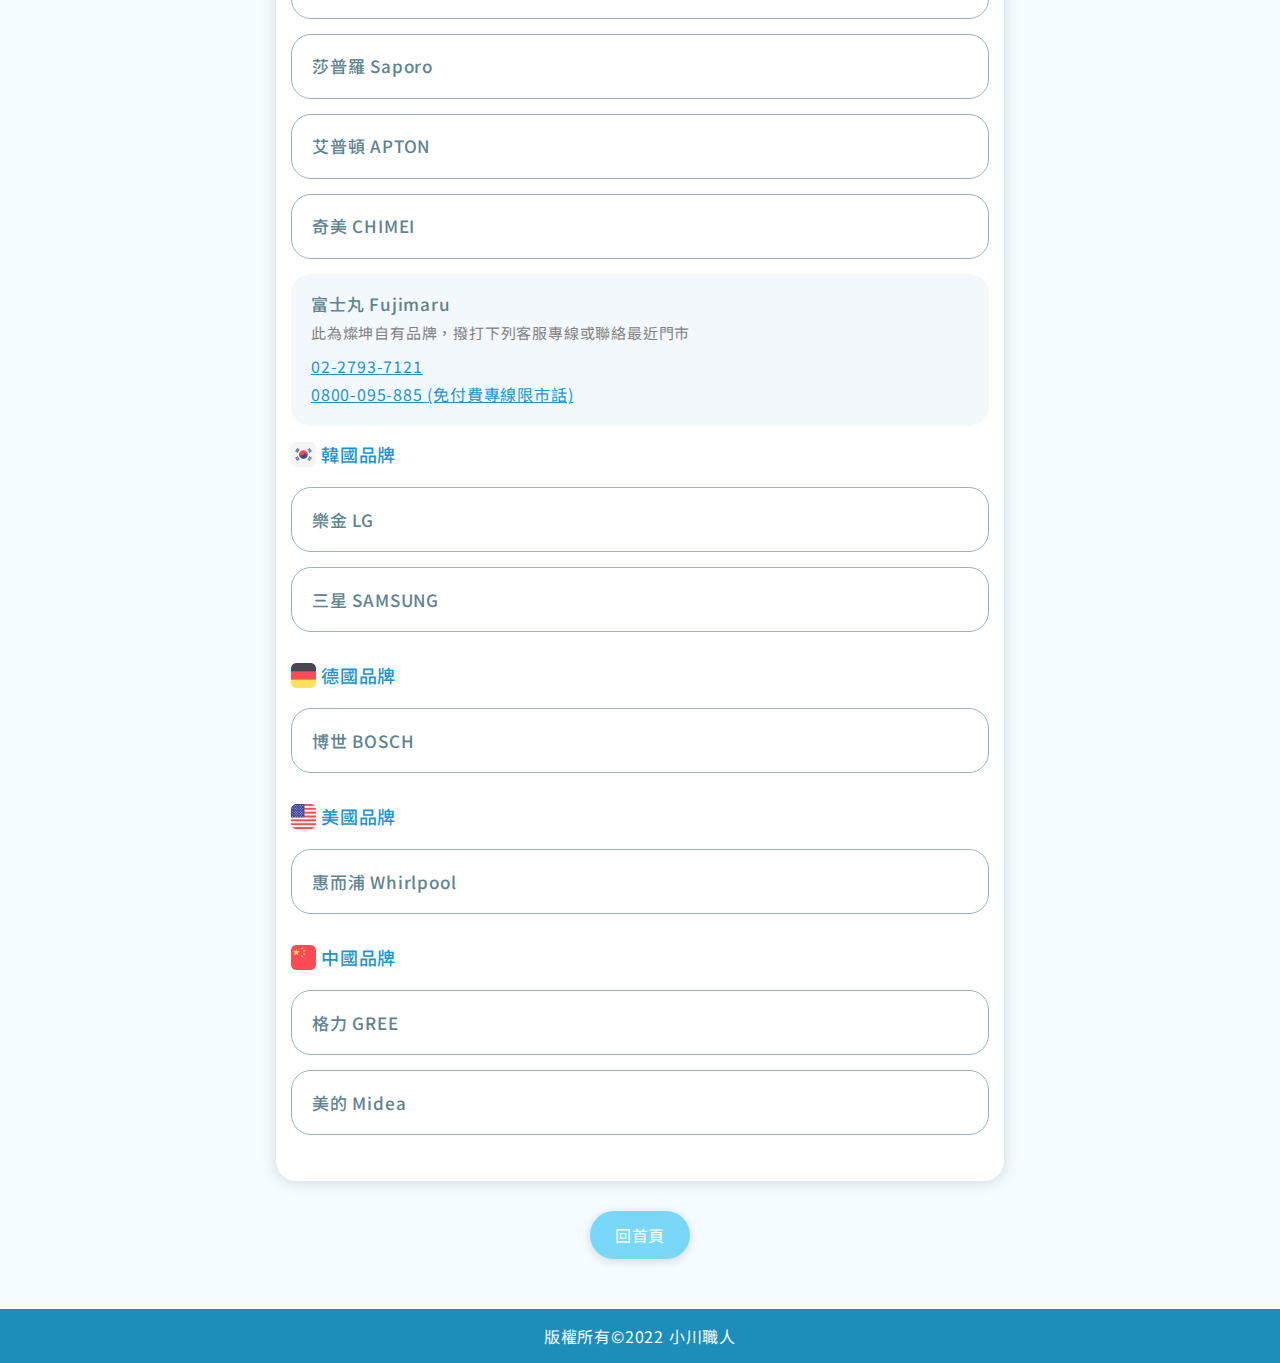
<file: inform.html>
<!DOCTYPE html>
<html lang="zh">
<head>
    <meta charset="UTF-8">
    <meta http-equiv="X-UA-Compatible" content="IE=edge">
    <meta name="viewport" content="width=device-width, initial-scale=1.0">
    <link rel="preconnect" href="https://fonts.googleapis.com">
    <link rel="preconnect" href="https://fonts.gstatic.com" crossorigin>
    <link href="https://fonts.googleapis.com/css2?family=Noto+Sans+TC:wght@100;300;400;500;700;900&display=swap" rel="stylesheet">
    <link rel="stylesheet" href="./public/css/bootstrap/bootstrap.css">
    <link rel="stylesheet" href="./public/css/style.css">
    <title>小川職人後台</title>
</head>
<body>
    <div class="container">
        <header class="header-page">
            <a href="./index.html"><img class="logo-page" src="./public/img/logo.png" alt=""></a>
            <div class="menu">
                <div class="bar bar-top"></div>
                <div class="bar bar-middle"></div>
                <div class="bar bar-bottom"></div>
            </div>
            <nav class="nav-main">
                <ul>
                    <li>
                        <a href="./news.html">
                            <svg width="70" height="70" viewBox="0 0 70 70" fill="none" xmlns="http://www.w3.org/2000/svg">
                                <path d="M60.2268 10.4803C59.6882 10.1658 59.0757 10 58.452 10C57.8283 10 57.2158 10.1658 56.6772 10.4803L36.1053 22.2445H20.3033C19.4368 22.2454 18.6061 22.59 17.9934 23.2027C17.3807 23.8154 17.036 24.6462 17.0351 25.5127V25.5127H10.9903C10.465 25.5131 9.94495 25.6172 9.45992 25.8189C8.97488 26.0207 8.53442 26.3161 8.16375 26.6884C7.79308 27.0606 7.49949 27.5023 7.2998 27.9882C7.10011 28.4741 6.99824 28.9946 7.00002 29.5199V38.4973C7.00092 39.5556 7.42151 40.5704 8.16954 41.3191C8.91758 42.0678 9.93201 42.4892 10.9903 42.491H17.0351V42.5079C17.036 43.3745 17.3807 44.2052 17.9934 44.8179C18.6061 45.4306 19.4368 45.7752 20.3033 45.7761H21.5781L18.1268 51.7803C17.4337 53.037 17.2611 54.5154 17.6461 55.8981C18.031 57.2807 18.9428 58.4572 20.1857 59.1749C21.4285 59.8927 22.9032 60.0944 24.2932 59.7368C25.6831 59.3792 26.8774 58.4907 27.6195 57.2623L34.2508 45.7761H36.1053L56.6772 57.5505C57.2159 57.8647 57.8284 58.0302 58.452 58.0302C59.0757 58.0302 59.6881 57.8647 60.2268 57.5505C60.7689 57.2407 61.2187 56.7924 61.5303 56.2514C61.8419 55.7105 62.004 55.0964 61.9999 54.4721V13.5553C62.0037 12.9315 61.8415 12.318 61.5299 11.7776C61.2183 11.2372 60.7686 10.7895 60.2268 10.4803V10.4803ZM17.0351 40.4569H10.9903C10.4712 40.456 9.97367 40.2491 9.60691 39.8817C9.24016 39.5143 9.03417 39.0164 9.03417 38.4973V29.5199C9.03506 29.0014 9.24145 28.5044 9.60811 28.1377C9.97477 27.771 10.4718 27.5647 10.9903 27.5638H17.0351V40.4569ZM25.8498 56.2452C25.6234 56.6377 25.3218 56.9817 24.9623 57.2574C24.6028 57.5332 24.1924 57.7353 23.7546 57.8522C23.4626 57.9301 23.1618 57.97 22.8596 57.9708C22.2553 57.9684 21.6622 57.8073 21.1398 57.5036C20.6173 57.2 20.1837 56.7646 19.8823 56.2408C19.5809 55.717 19.4224 55.1233 19.4225 54.519C19.4226 53.9147 19.5814 53.321 19.8829 52.7973L23.9512 45.7761H31.9014L25.8498 56.2452ZM36.051 43.742H20.3033C19.9763 43.7411 19.663 43.6108 19.4317 43.3796C19.2005 43.1483 19.0702 42.835 19.0693 42.5079V25.5127C19.0693 25.1854 19.1993 24.8715 19.4307 24.6401C19.6622 24.4086 19.976 24.2786 20.3033 24.2786H36.051V43.742ZM59.9658 54.4619C59.966 54.7287 59.896 54.9909 59.7629 55.2221C59.6299 55.4534 59.4384 55.6456 59.2076 55.7795C58.9769 55.9134 58.715 55.9843 58.4482 55.9851C58.1814 55.986 57.9191 55.9166 57.6875 55.7841L38.0852 44.576V23.4514L57.6875 12.2331C57.9193 12.1017 58.1814 12.0332 58.4478 12.0345C58.7141 12.0358 58.9756 12.1069 59.206 12.2406C59.4364 12.3743 59.6277 12.5661 59.761 12.7967C59.8943 13.0273 59.9649 13.2889 59.9658 13.5553V54.4619Z" fill="#5FAEC9"/>
                            </svg>
                            <span>公告欄</span>
                        </a>
                    </li>
                    <li>
                        <a href="./apply.html">
                            <svg width="70" height="70" viewBox="0 0 70 70" fill="none" xmlns="http://www.w3.org/2000/svg">
                                <path d="M56.9264 17.3811H43.2302V14.9699C43.2285 13.917 42.8092 12.9077 42.0644 12.1635C41.3196 11.4193 40.31 11.0009 39.2571 11H30.5396C29.4869 11.0009 28.4777 11.4194 27.7334 12.1637C26.9891 12.908 26.5705 13.9173 26.5697 14.9699V17.3811H12.8572C11.3054 17.3863 9.81856 18.005 8.72123 19.1024C7.6239 20.1997 7.00515 21.6865 7 23.2384V53.1428C7.00515 54.6946 7.6239 56.1814 8.72123 57.2788C9.81856 58.3761 11.3054 58.9949 12.8572 59H56.9264C58.4782 58.9949 59.9651 58.3761 61.0624 57.2788C62.1597 56.1814 62.7785 54.6946 62.7836 53.1428V23.2514C62.7819 21.6973 62.1647 20.2071 61.067 19.107C59.9693 18.0068 58.4805 17.3863 56.9264 17.3811ZM28.5221 14.9699C28.5229 14.4351 28.7358 13.9224 29.1139 13.5443C29.4921 13.1661 30.0047 12.9533 30.5396 12.9524H39.2571C39.7924 12.9524 40.3059 13.1649 40.6848 13.5431C41.0637 13.9214 41.277 14.4345 41.2778 14.9699V17.3811H28.5221V14.9699ZM12.8572 57.0736C11.8229 57.0693 10.8322 56.6566 10.1008 55.9252C9.36947 55.1938 8.95669 54.2031 8.95241 53.1688V23.2514C8.95669 22.2171 9.36947 21.2264 10.1008 20.495C10.8322 19.7636 11.8229 19.3508 12.8572 19.3466H17.4129V57.0931L12.8572 57.0736ZM19.3653 57.0736V19.327H50.4118V57.0736H19.3653ZM60.8345 53.1688C60.8302 54.2031 60.4174 55.1938 59.686 55.9252C58.9547 56.6566 57.9639 57.0693 56.9296 57.0736H52.374V19.327H56.9296C57.9639 19.3313 58.9547 19.7441 59.686 20.4755C60.4174 21.2068 60.8302 22.1975 60.8345 23.2318V53.1688Z" fill="#5FAEC9"/>
                                <path d="M42.8918 35.7696V40.6376H37.3339V46.1987H32.4659V40.6376H26.9048V35.7696H32.4659V30.2085H37.3339V35.7696H42.8918Z" fill="#5FAEC9"/>
                            </svg>
                            <span>補給申請</span>
                        </a>
                    </li>
                    <li class="active">
                        <a href="./inform.html">
                            <svg width="70" height="70" viewBox="0 0 70 70" fill="none" xmlns="http://www.w3.org/2000/svg">
                                <path d="M57.6266 6.64072V1H8V62.9615H13.3734V68.6101H63V6.64072H57.6266ZM10.3585 60.603V3.35849H55.2681V60.603H10.3585ZM60.6415 66.2516H15.7319V62.9733H57.6266V8.99921H60.6415V66.2516Z" fill="#5FAEC9"/>
                                <path d="M48.5818 12.2261H17.0488V17.7056H48.5818V12.2261Z" fill="#5FAEC9"/>
                                <path d="M48.5818 22.4473H17.0488V24.9591H48.5818V22.4473Z" fill="#5FAEC9"/>
                                <path d="M48.5818 28.6138H17.0488V31.1256H48.5818V28.6138Z" fill="#5FAEC9"/>
                                <path d="M48.5818 34.7773H17.0488V37.2891H48.5818V34.7773Z" fill="#5FAEC9"/>
                                <path d="M36.5849 40.9448H17.0488V43.4566H36.5849V40.9448Z" fill="#5FAEC9"/>
                                <path d="M36.5849 47.1084H17.0488V49.6202H36.5849V47.1084Z" fill="#5FAEC9"/>
                            </svg>
                            <span>原廠聯絡資訊</span>
                        </a>
                    </li>
                </ul>
            </nav>
        </header>
        <main>
            <h1 class="page-title">原廠聯絡資訊</h1>
            <div class="box-common mb-30">
                <div class="box-common_content">
                    <div class="pb-3">
                        <div class="inform-title d-flex align-items-center">
                            <img src="./public/img/icon_japan.png" alt="">
                            <h2>日本品牌</h2>
                        </div>
                        <a href="http://pmst.panasonic.com.tw/consumer/Support#contact" target="_blank" class="inform-link">國際 Panasonic/National</a>
                        <a href="https://www.hotaidev.com.tw/web/location.html" target="_blank" class="inform-link">大金 DAIKIN</a>
                        <a href="http://www.taiwan-hitachi.com.tw/service/location/location.aspx" target="_blank" class="inform-link">日立 HITACHI / 冷氣</a>
                        <a href="https://www.hsct.com.tw/service/location/" target="_blank" class="inform-link">日立 HITACHI / 洗衣機</a>
                        <a href="http://www.grainew.com.tw/p7_repair.asp" target="_blank" class="inform-link">東芝 TOSHIBA</a>
                        <a href="https://tw.mitsubishielectric.com/zh/contact/index.html" target="_blank" class="inform-link">三菱電機 MITSUBISHI ELECTRIC</a>
                        <a href="https://www.kamibishi.com/article/%E5%AE%A2%E6%88%B6%E6%9C%8D%E5%8" target="_blank" class="inform-link small">三菱重工<br>MITSUBISHI HEAVY INDUSTRIES</a>
                        <a href="https://www.fujitsu-general.com/tw/contact/index.html" target="_blank" class="inform-link">富士通將軍 FUJITSU GENERAL</a>
                        <a href="https://tw.sharp/service/%E7%B6%AD%E4%BF%AE%E6%9C%8D%E5%8B%990809-090-510B%99" target="_blank" class="inform-link">夏普 SHARP</a>
                    </div>
                    <div class="pb-3">
                        <div class="inform-title d-flex align-items-center">
                            <img src="./public/img/icon_taiwan.png" alt="">
                            <h2>台灣品牌</h2>
                        </div>
                        <a href="http://sanlux.com.tw/s1504/sanyo_s_service1.asp" target="_blank" class="inform-link">三洋 SANLUX / SANYO</a>
                        <a href="https://www.heran.com.tw/%e6%9c%8d%e5%8b%99%e8%88%87%e6%94%af%e6%8f%b4/%e8%81%af%e7%b5%a1%e6%88%91%e5%80%91/" target="_blank" class="inform-link">禾聯 HERAN</a>
                        <a href="https://www.tecohome.com.tw/tw/Contact" target="_blank" class="inform-link">東元 TECO</a>
                        <a href="http://www.tecoaok.com.tw/AokWebSite/Location1.aspx" target="_blank" class="inform-link small">東元委託安欣科技服務處理售後維修，各區服務站點可在此查詢</a>
                        <a href="https://www.sampo.com.tw/service_list.aspx" target="_blank" class="inform-link">聲寶 SAMPO</a>
                        <a href="https://kolin.com.tw/page/contact" target="_blank" class="inform-link">歌林 Kolin</a>
                        <a href="http://www.tatung.com.tw/Content/tatung-3c.asp" target="_blank" class="inform-link">大同 Tatung</a>
                        <a href="https://www.maxe.com.tw/Web/Maxe/Location" target="_blank" class="inform-link">萬士益 MAXE</a>
                        <a href="https://www.saporo.com.tw/contact/" target="_blank" class="inform-link">莎普羅 Saporo</a>
                        <a href="https://webbuilder3.asiannet.com/1845/style/frame/m9/contact.asp?lang=1&customer_id=1845&content_set=color_1&name_id=196289" target="_blank" class="inform-link">艾普頓 APTON</a>
                        <a href="https://www.chimei.com.tw/service-station#info" target="_blank" class="inform-link">奇美 CHIMEI</a>
                        <div class="inform-detail">
                            <h3>富士丸 Fujimaru</h3>
                            <p>此為燦坤自有品牌，撥打下列客服專線或聯絡最近門市</p>
                            <a href="tel:02-2793-7121" class="mb-1">02-2793-7121</a>
                            <a href="tel:0800-095-885">0800-095-885 (免付費專線限市話)</a>
                        </div>
                    </div>
                    <div class="pb-3">
                        <div class="inform-title d-flex align-items-center">
                            <img src="./public/img/icon_korea.png" alt="">
                            <h2>韓國品牌</h2>
                        </div>
                        <a href="https://www.lg.com/tw/support/telephone" target="_blank" class="inform-link">樂金 LG</a>
                        <a href="https://www.samsung.com/tw/support/screen-replacement/" target="_blank" class="inform-link">三星 SAMSUNG</a>
                    </div>
                    <div class="pb-3">
                        <div class="inform-title d-flex align-items-center">
                            <img src="./public/img/icon_germany.png" alt="">
                            <h2>德國品牌</h2>
                        </div>
                        <a href="https://www.bosch-home.com.tw/service/repair-service" target="_blank" class="inform-link">博世 BOSCH</a>
                    </div>
                    <div class="pb-3">
                        <div class="inform-title d-flex align-items-center">
                            <img src="./public/img/icon_usa.png" alt="">
                            <h2>美國品牌</h2>
                        </div>
                        <a href="https://www.whirlpool.com.tw/contact" target="_blank" class="inform-link">惠而浦 Whirlpool</a>
                    </div>
                    <div class="pb-3">
                        <div class="inform-title d-flex align-items-center">
                            <img src="./public/img/icon_china.png" alt="">
                            <h2>中國品牌</h2>
                        </div>
                        <a href="https://www.gree.com.tw/service_2.htm" target="_blank" class="inform-link">格力 GREE</a>
                        <a href="http://www.midealife.com.tw/auto_page.aspx?id=qqqqqcxjz2en4" target="_blank" class="inform-link">美的 Midea</a>
                    </div>
                </div>
            </div>
            <a class="btn-bg-blue btn-medium mx-auto" href="./index.html">回首頁</a>
        </main>
        
    </div>

    <footer>版權所有©2022 小川職人</footer>

    <script src="./public/js/jquery/jquery.min.js"></script>
    <script src="./public/js/bootstrap/bootstrap.bundle.min.js"></script>
    <script src="./public/js/common.js"></script>
</body>
</html>
</file>
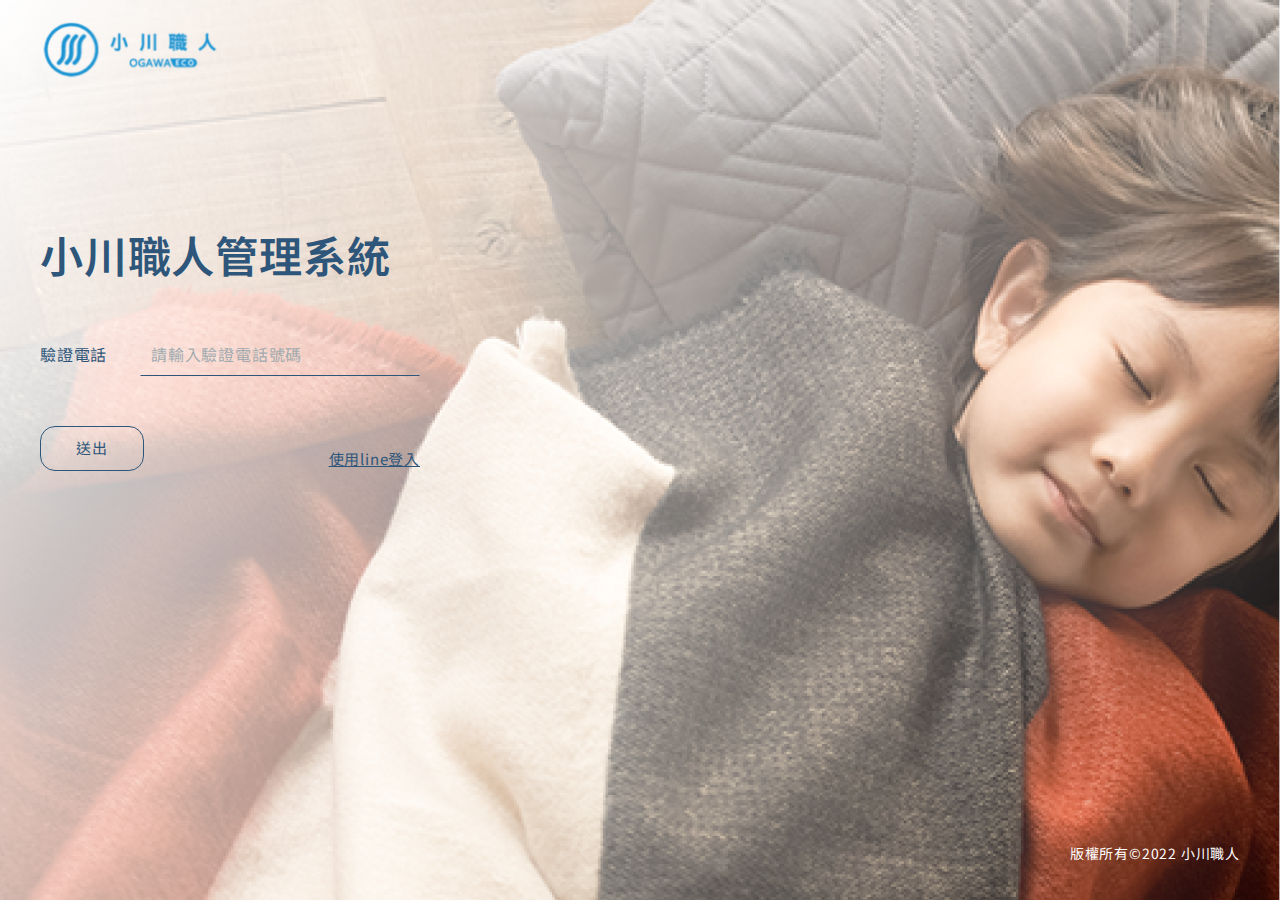
<file: login-phone-vertify.html>
<!DOCTYPE html>
<html lang="zh">
<head>
    <meta charset="UTF-8">
    <meta http-equiv="X-UA-Compatible" content="IE=edge">
    <meta name="viewport" content="width=device-width, initial-scale=1.0">
    <link rel="preconnect" href="https://fonts.googleapis.com">
    <link rel="preconnect" href="https://fonts.gstatic.com" crossorigin>
    <link href="https://fonts.googleapis.com/css2?family=Noto+Sans+TC:wght@100;300;400;500;700;900&display=swap" rel="stylesheet">
    <link rel="stylesheet" href="./public/css/bootstrap/bootstrap.css">
    <link rel="stylesheet" href="./public/css/style.css">
    <title>小川職人後台</title>
</head>
<body class="login-bg">
    <header class="header-login"><img class="logo-login" src="./public/img/logo.png" alt=""></header>
    <div class="login_text">
        <h1>小川職人管理系統</h1>
        <div class="login_input">
            <div class="login_input_content d-flex flex-wrap align-items-center">
                <label for="">驗證電話</label>
                <input type="number" placeholder="請輸入驗證電話號碼">
            </div>
            <div class="login_input_bottom d-flex flex-wrap align-items-end justify-content-between">
                <a href="./login-phone-vertify2.html" class="login_btn-send">送出</a>
                <a href="./index.html" class="login_btn-underline">使用line登入</a>
            </div>
        </div>
    </div>
    <p class="copyright">版權所有©2022 小川職人</p>

    <script src="./public/js/jquery/jquery.min.js"></script>
    <script src="./public/js/bootstrap/bootstrap.bundle.min.js"></script>
    <script src="./public/js/common.js"></script>
</body>
</html>
</file>
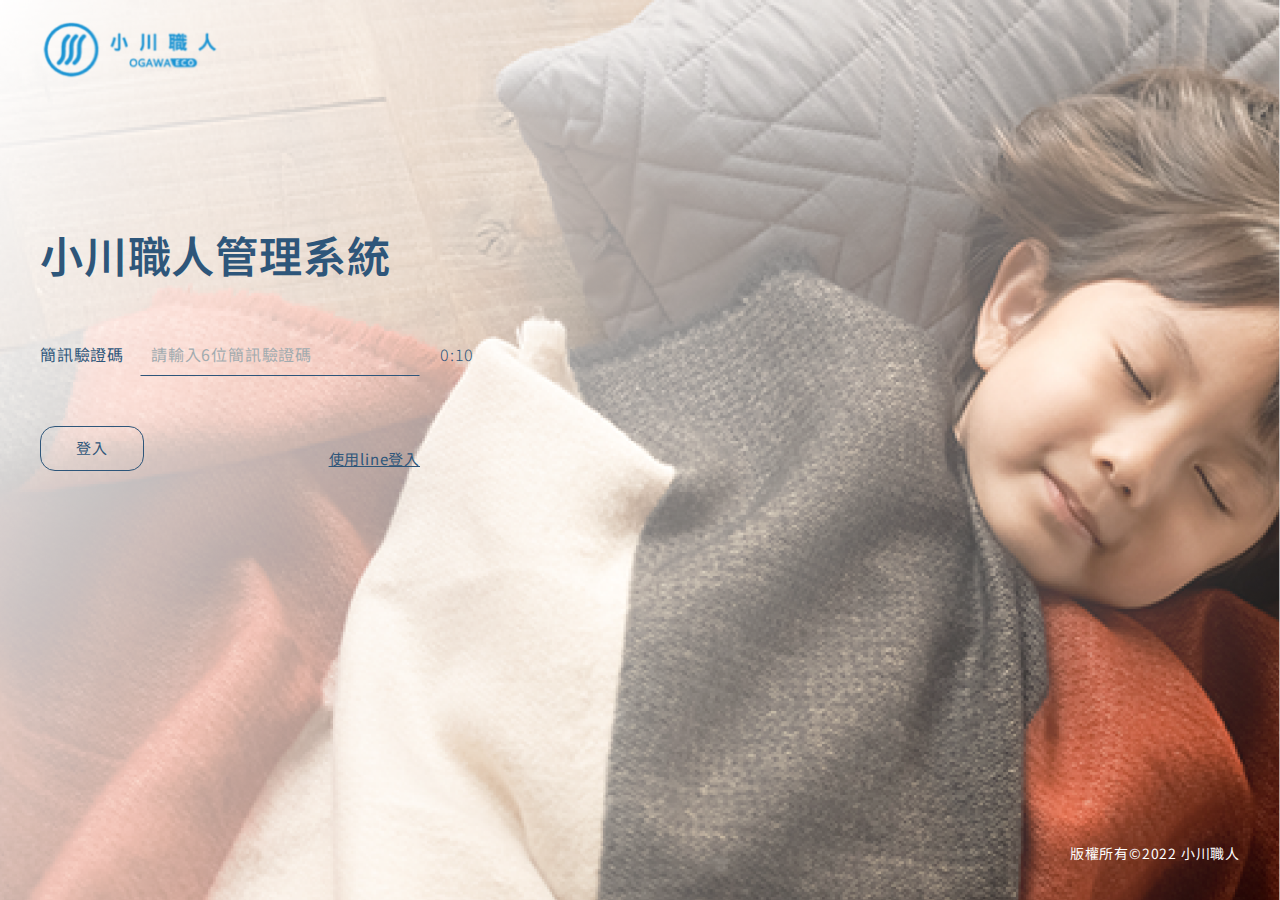
<file: login-phone-vertify2.html>
<!DOCTYPE html>
<html lang="zh">
<head>
    <meta charset="UTF-8">
    <meta http-equiv="X-UA-Compatible" content="IE=edge">
    <meta name="viewport" content="width=device-width, initial-scale=1.0">
    <link rel="preconnect" href="https://fonts.googleapis.com">
    <link rel="preconnect" href="https://fonts.gstatic.com" crossorigin>
    <link href="https://fonts.googleapis.com/css2?family=Noto+Sans+TC:wght@100;300;400;500;700;900&display=swap" rel="stylesheet">
    <link rel="stylesheet" href="./public/css/bootstrap/bootstrap.css">
    <link rel="stylesheet" href="./public/css/style.css">
    <title>小川職人後台</title>
</head>
<body class="login-bg">
    <header class="header-login"><img class="logo-login" src="./public/img/logo.png" alt=""></header>
    <div class="login_text">
        <h1>小川職人管理系統</h1>
        <div class="login_input">
            <div class="login_input_content d-flex flex-wrap align-items-center">
                <label for="">簡訊驗證碼</label>
                <input class="short" type="number" placeholder="請輸入6位簡訊驗證碼">
                <div id="count"></div>
            </div>
            <div class="login_input_bottom d-flex flex-wrap align-items-end justify-content-between">
                <a href="./index.html" class="login_btn-send">登入</a>
                <a href="./index.html" class="login_btn-underline">使用line登入</a>
            </div>
        </div>
    </div>
    <p class="copyright">版權所有©2022 小川職人</p>

    <script src="./public/js/jquery/jquery.min.js"></script>
    <script src="./public/js/bootstrap/bootstrap.bundle.min.js"></script>
    <script src="./public/js/common.js"></script>

    <script>
        let setSecond;
        let count;
        clearInterval(count);
        setSecond = 11;
        count = window.setInterval(function () {
            setSecond -= 1;
            var Check_i = document.getElementById("count");
            var Cal_Minute = Math.floor(Math.floor(setSecond) / 60);
            var Cal_Second = setSecond % 60;
            if(Cal_Second<10){
                Check_i.innerHTML = Cal_Minute + ":0" + Cal_Second;
            }else {
                Check_i.innerHTML = Cal_Minute + ":" + Cal_Second;
            }
            if (setSecond === 0) {
                clearInterval(count);
            }
        }, 1000);
    </script>
</body>
</html>
</file>
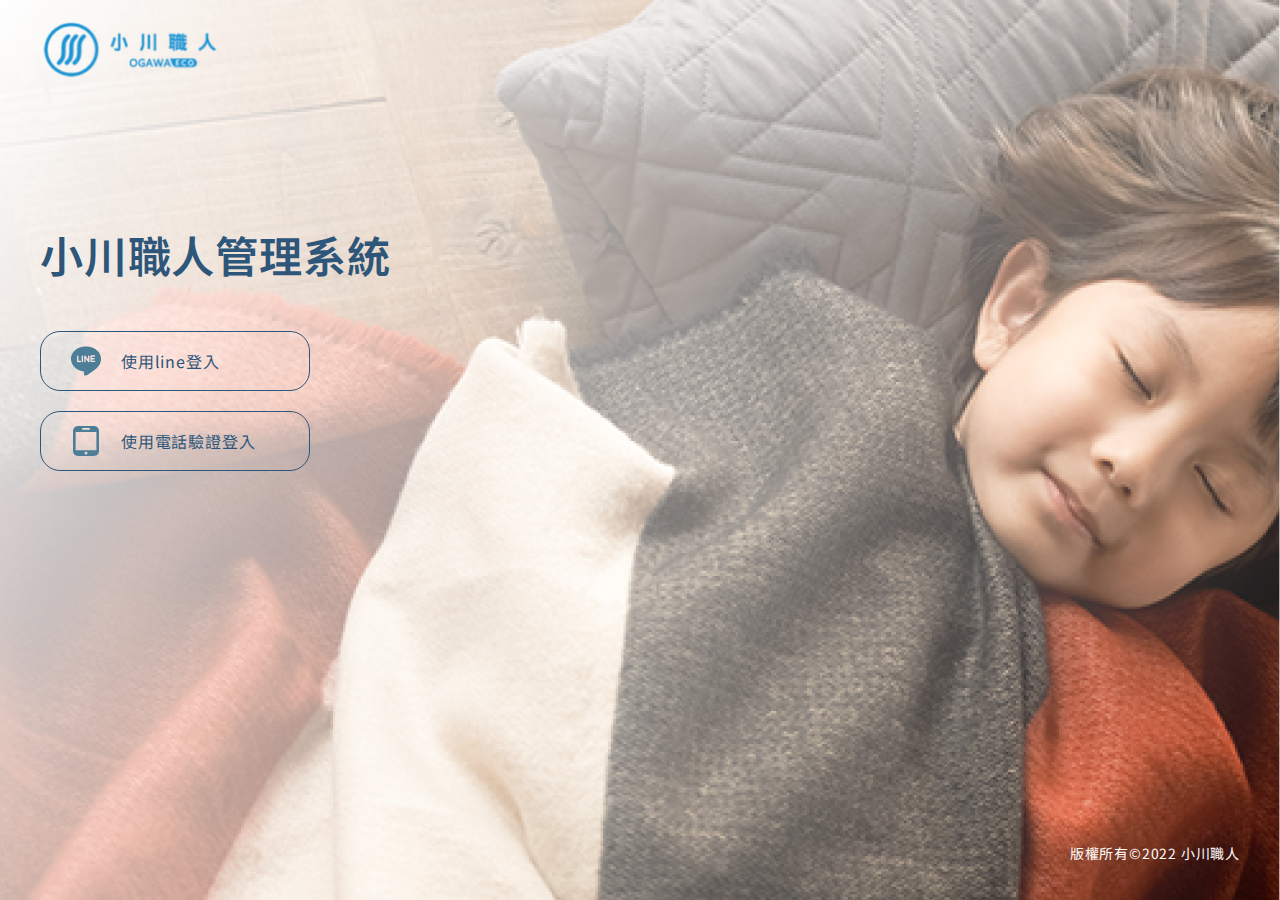
<file: login.html>
<!DOCTYPE html>
<html lang="zh">
<head>
    <meta charset="UTF-8">
    <meta http-equiv="X-UA-Compatible" content="IE=edge">
    <meta name="viewport" content="width=device-width, initial-scale=1.0">
    <link rel="preconnect" href="https://fonts.googleapis.com">
    <link rel="preconnect" href="https://fonts.gstatic.com" crossorigin>
    <link href="https://fonts.googleapis.com/css2?family=Noto+Sans+TC:wght@100;300;400;500;700;900&display=swap" rel="stylesheet">
    <link rel="stylesheet" href="./public/css/bootstrap/bootstrap.css">
    <link rel="stylesheet" href="./public/css/style.css">
    <title>小川職人後台</title>
</head>
<body class="login-bg">
    <header class="header-login"><img class="logo-login" src="./public/img/logo.png" alt=""></header>
    <div class="login_text">
        <h1>小川職人管理系統</h1>
        <div class="login_link">
            <a href="./index.html" class="login_btn d-flex align-items-center">
                <img src="./public/img/icon_line.svg" alt="">
                <span>使用line登入</span>
            </a>
            <a href="./login-phone-vertify.html" class="login_btn d-flex align-items-center">
                <img src="./public/img/icon_phone.svg" alt="">
                <span>使用電話驗證登入</span>
            </a>
        </div>
    </div>
    <p class="copyright">版權所有©2022 小川職人</p>

    <script src="./public/js/jquery/jquery.min.js"></script>
    <script src="./public/js/bootstrap/bootstrap.bundle.min.js"></script>
    <script src="./public/js/common.js"></script>
</body>
</html>
</file>
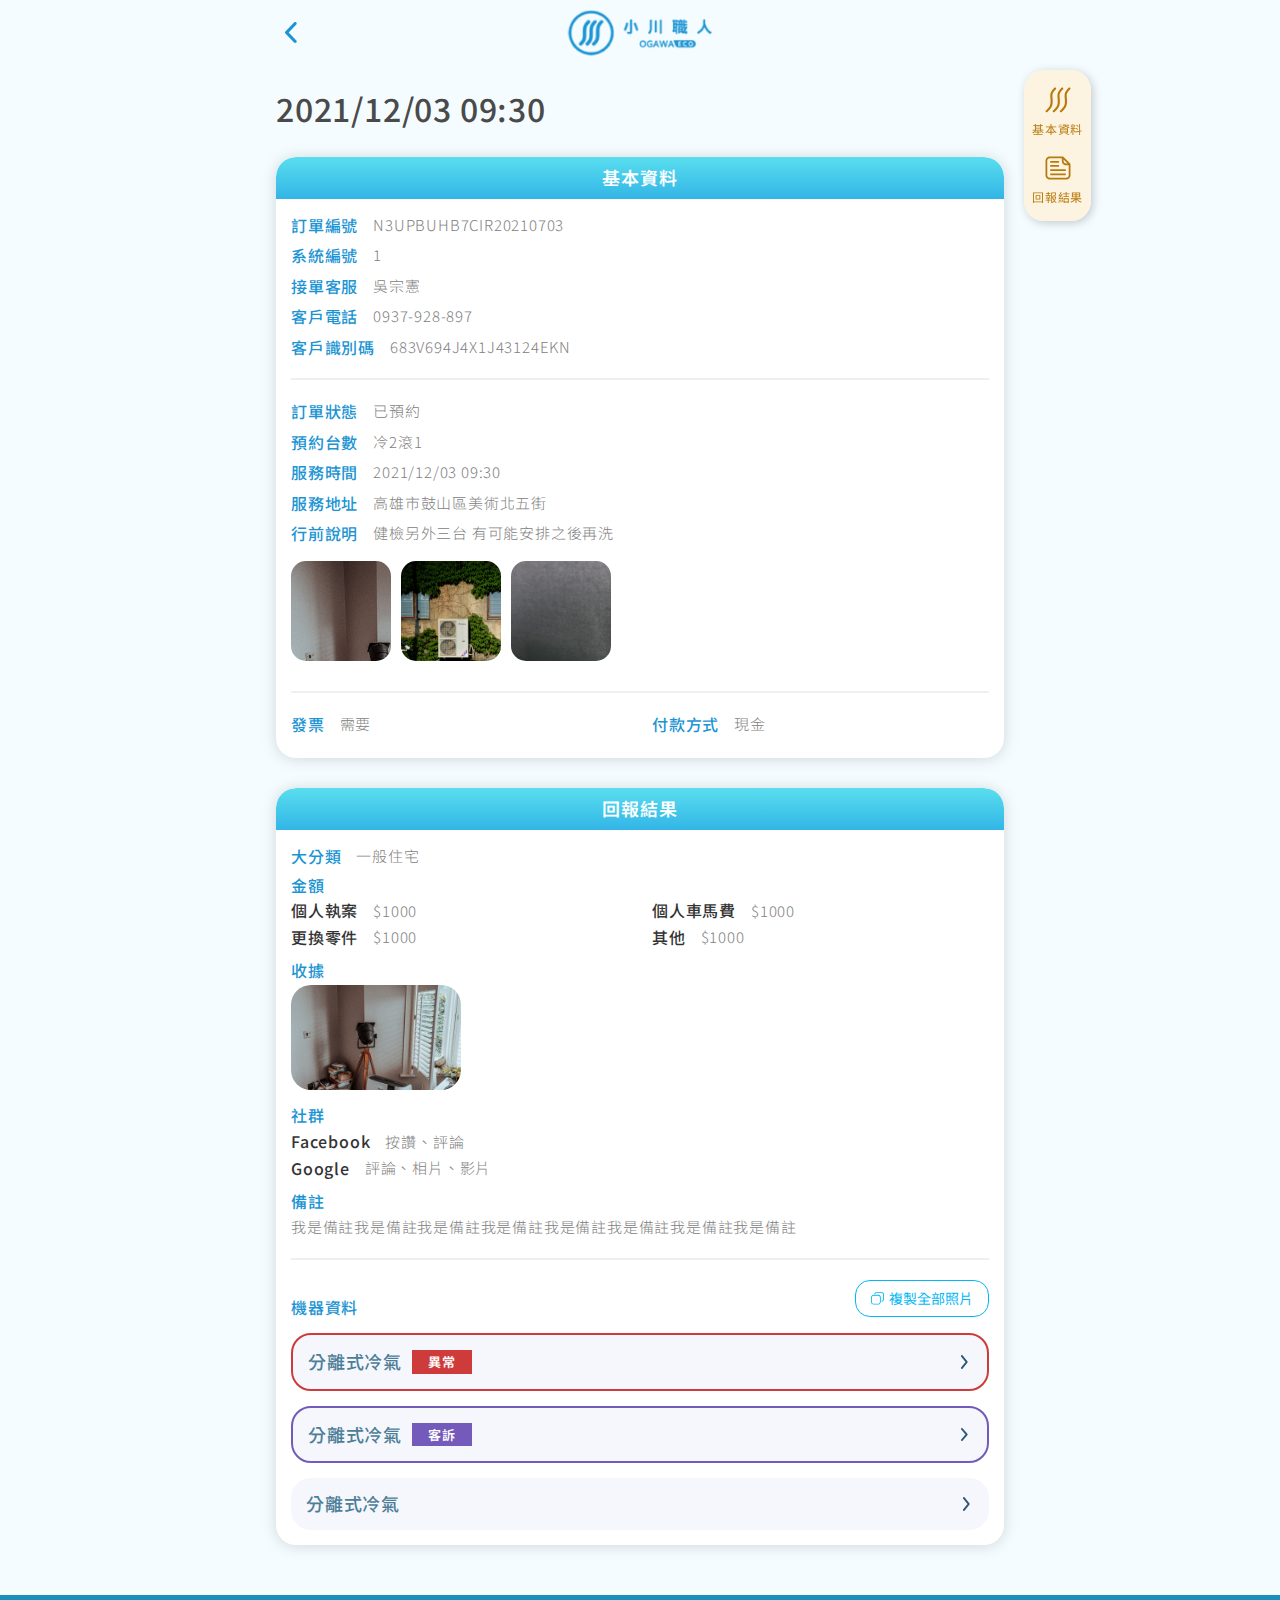
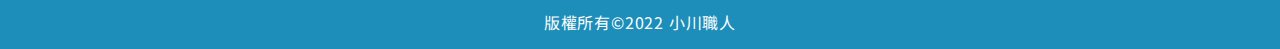
<file: manager-case-data.html>
<!DOCTYPE html>
<html lang="zh">
<head>
    <meta charset="UTF-8">
    <meta http-equiv="X-UA-Compatible" content="IE=edge">
    <meta name="viewport" content="width=device-width, initial-scale=1.0">
    <link rel="preconnect" href="https://fonts.googleapis.com">
    <link rel="preconnect" href="https://fonts.gstatic.com" crossorigin>
    <link href="https://fonts.googleapis.com/css2?family=Noto+Sans+TC:wght@100;300;400;500;700;900&display=swap" rel="stylesheet">
    <link rel="stylesheet" href="./public/css/bootstrap/bootstrap.css">
    <link rel="stylesheet" href="./public/css/style.css">
    <title>小川職人後台</title>
</head>
<style>
    /* footer {
        margin-top: 150px;
    } */
</style>
<body>
    <div class="container">
        <header class="header-page">
            <div class="back"><img src="./public/img/icon_arrow-blue-left.svg" alt=""></div>
            <a href="./index-manager.html"><img class="logo-page" src="./public/img/logo.png" alt=""></a>
        </header>
        <main>
            <h1 class="case-name">2021/12/03 09:30</h1>
            <div class="box-common mb-30" id="data">
                <h2 class="box_title">基本資料</h2>
                <div class="box-common_content">
                    <div class="list-common d-flex flex-wrap align-items-center mb-2">
                        <div class="list_title d-flex align-items-center">
                            <h4>訂單編號</h4>
                        </div>
                        <p class="list_content">N3UPBUHB7CIR20210703</p>
                    </div>
                    <div class="list-common d-flex flex-wrap align-items-center mb-2">
                        <div class="list_title d-flex align-items-center">
                            <h4>系統編號</h4>
                        </div>
                        <p class="list_content">1</p>
                    </div>
                    <div class="list-common d-flex flex-wrap align-items-center mb-2">
                        <div class="list_title d-flex align-items-center">
                            <h4>接單客服</h4>
                        </div>
                        <p class="list_content">吳宗憲</p>
                    </div>
                    <div class="list-common d-flex flex-wrap align-items-center mb-2">
                        <div class="list_title d-flex align-items-center">
                            <h4>客戶電話</h4>
                        </div>
                        <p class="list_content">0937-928-897</p>
                    </div>
                    <div class="list-common d-flex flex-wrap align-items-center mb-2">
                        <div class="list_title d-flex align-items-center">
                            <h4>客戶識別碼</h4>
                        </div>
                        <p class="list_content">683V694J4X1J43124EKN</p>
                    </div>
                    <hr class="hr-common">
                    <div class="list-common d-flex flex-wrap align-items-center mb-2">
                        <div class="list_title d-flex align-items-center">
                            <h4>訂單狀態</h4>
                        </div>
                        <p class="list_content">已預約</p>
                    </div>
                    <div class="list-common d-flex flex-wrap align-items-center mb-2">
                        <div class="list_title d-flex align-items-center">
                            <h4>預約台數</h4>
                        </div>
                        <p class="list_content">冷2滾1</p>
                    </div>
                    <div class="list-common d-flex flex-wrap align-items-center mb-2">
                        <div class="list_title d-flex align-items-center">
                            <h4>服務時間</h4>
                        </div>
                        <p class="list_content">2021/12/03  09:30</p>
                    </div>
                    <div class="list-common d-flex flex-wrap align-items-center mb-2">
                        <div class="list_title d-flex align-items-center">
                            <h4>服務地址</h4>
                        </div>
                        <p class="list_content">高雄市鼓山區美術北五街</p>
                    </div>
                    <div class="list-common d-flex flex-wrap align-items-center mb-2">
                        <div class="list_title d-flex align-items-center">
                            <h4>行前說明</h4>
                        </div>
                        <p class="list_content">健檢另外三台 有可能安排之後再洗</p>
                    </div>
                    <div class="pic d-flex flex-wrap mt-3">
                        <div class="pic_box">
                            <img src="./public/img/pic1.png" alt="">
                            <div class="pic_mask"></div>
                        </div>
                        <div class="pic_box">
                            <img src="./public/img/pic2.png" alt="">
                            <div class="pic_mask"></div>
                        </div>
                        <div class="pic_box">
                            <img src="./public/img/pic3.png" alt="">
                            <div class="pic_mask"></div>
                        </div>
                    </div>
                    <hr class="hr-common">
                    <div class="row">
                        <div class="col-6">
                            <div class="list-common d-flex flex-wrap align-items-center mb-2">
                                <div class="list_title d-flex align-items-center">
                                    <h4>發票</h4>
                                </div>
                                <p class="list_content">需要</p>
                            </div>
                        </div>
                        <div class="col-6">
                            <div class="list-common d-flex flex-wrap align-items-center mb-2">
                                <div class="list_title d-flex align-items-center">
                                    <h4>付款方式</h4>
                                </div>
                                <p class="list_content">現金</p>
                            </div>
                        </div>
                    </div>
                </div>
            </div>
            <!-- <div class="box-common mb-30" id="contact-customer">
                <h2 class="box_title">聯絡顧客</h2>
                <div class="box-common_content">
                    <div class="list-common d-flex flex-wrap align-items-center mb-2">
                        <div class="list_title d-flex align-items-center">
                            <h4>客戶電話</h4>
                        </div>
                        <p class="list_content">0937-928-897</p>
                    </div>
                    <div class="list-common d-flex flex-wrap align-items-center mb-2">
                        <div class="list_title d-flex align-items-center">
                            <h4>客戶識別碼</h4>
                        </div>
                        <p class="list_content">683V694J4X1J43124EKN</p>
                    </div>
                    <hr class="hr-common">
                    <div class="list-common contact-record d-flex flex-wrap align-items-center mb-2">
                        <div class="list_title d-flex align-items-center justify-content-between">
                            <h4>聯絡記錄</h4>
                            <button class="btn-icon btn-common" data-bs-toggle="modal" data-bs-target="#add-record">
                                <img src="./public/img/icon_plus.svg" alt="">
                                <span>新增</span>
                            </button>
                        </div>
                        <div class="contact-record_content">
                            <div class="d-flex align-items-center mb-2">
                                <div class="contact-record_state">已聯絡</div>
                                <span class="color-gray">2021/12/10</span>
                            </div>
                        </div>
                    </div>
                </div>
            </div> -->
            <!-- 已回報 -->
            <div class="box-common mb-30" id="return-result">
                <h2 class="box_title">回報結果</h2>
                <div class="box-common_content">
                    <div class="list-common d-flex flex-wrap align-items-center mb-2">
                        <div class="list_title d-flex align-items-center">
                            <h4>大分類</h4>
                        </div>
                        <p class="list_content">一般住宅</p>
                    </div>
                    <div class="list-common d-flex flex-wrap align-items-center mb-2">
                        <div class="list_title d-flex align-items-center">
                            <h4>金額</h4>
                        </div>
                        <div class="list-common_second">
                            <div class="row">
                                <div class="col-6 d-flex align-items-center mb-1">
                                    <h5 class="list_title-second">個人執案</h5>
                                    <p class="list_content">$1000</p>
                                </div>
                                <div class="col-6 d-flex align-items-center mb-1">
                                    <h5 class="list_title-second">個人車馬費</h5>
                                    <p class="list_content">$1000</p>
                                </div>
                                <div class="col-6 d-flex align-items-center mb-1">
                                    <h5 class="list_title-second">更換零件</h5>
                                    <p class="list_content">$1000</p>
                                </div>
                                <div class="col-6 d-flex align-items-center mb-1">
                                    <h5 class="list_title-second">其他</h5>
                                    <p class="list_content">$1000</p>
                                </div>
                            </div>
                        </div>
                    </div>
                    <div class="list-common d-flex flex-wrap align-items-center mb-3">
                        <div class="list_title d-flex align-items-center">
                            <h4>收據</h4>
                        </div>
                        <div class="list-common_second">
                            <div class="receipt cover-box"><img class="cover-box_img" src="./public/img/pic1.png" alt=""></div>
                        </div>
                    </div>
                    <div class="list-common d-flex flex-wrap align-items-center mb-2">
                        <div class="list_title d-flex align-items-center">
                            <h4>社群</h4>
                        </div>
                        <div class="list-common_second">
                            <div class="row">
                                <div class="col-12 d-flex align-items-center mb-1">
                                    <h5 class="list_title-second">Facebook</h5>
                                    <p class="list_content">按讚、評論</p>
                                </div>
                                <div class="col-12 d-flex align-items-center mb-1">
                                    <h5 class="list_title-second">Google</h5>
                                    <p class="list_content">評論、相片、影片</p>
                                </div>
                            </div>
                        </div>
                    </div>
                    <div class="list-common d-flex flex-wrap align-items-center mb-2">
                        <div class="list_title d-flex align-items-center">
                            <h4>備註</h4>
                        </div>
                        <div class="list-common_second">
                            <p class="list_content">我是備註我是備註我是備註我是備註我是備註我是備註我是備註我是備註</p>
                        </div>
                    </div>
                    <hr class="hr-common">
                    <div class="d-flex align-items-end justify-content-between mb-3">
                        <div class="list_title d-flex align-items-center">
                            <h4>機器資料</h4>
                        </div>
                        <button class="btn-icon btn-common">
                            <img src="./public/img/icon_copy.svg" alt="">
                            <span>複製全部照片</span>
                        </button>
                    </div>
                    <div class="machine">
                        <div class="machine_data abnormal">
                            <div class="d-flex align-items-center justify-content-between machine_show">
                                <div class="d-flex align-items-center">
                                    <h5 class="machine_data_name">分離式冷氣</h5>
                                    <div class="tag tag-abnormal">異常</div>
                                </div>
                                <div class="machine-arrow"><img src="./public/img/icon_arrow-deep-right.svg" alt=""></div>
                            </div>
                            <div class="machine_hide">
                                <div class="row">
                                    <div class="col-6 d-flex flex-wrap align-items-center mb-2">
                                        <h5 class="list_title-second">小分類</h5>
                                        <p class="list_content">主臥</p>
                                    </div>
                                    <div class="col-6 d-flex flex-wrap align-items-center mb-2">
                                        <h5 class="list_title-second">品牌</h5>
                                        <p class="list_content">新菱冷氣</p>
                                    </div>
                                    <div class="col-12 d-flex flex-wrap align-items-center mb-2">
                                        <h5 class="list_title-second">型號</h5>
                                        <p class="list_content">SRT A-S286RS</p>
                                    </div>
                                    <div class="col-12 d-flex flex-wrap align-items-center mb-2">
                                        <h5 class="list_title-second">機況</h5>
                                        <p class="list_content">新機</p>
                                    </div>
                                    <div class="col-12 d-flex flex-wrap align-items-center mb-2">
                                        <h5 class="list_title-second">製造年份</h5>
                                        <p class="list_content">1998年</p>
                                    </div>
                                    <div class="col-12 d-flex flex-wrap align-items-center mb-2">
                                        <h5 class="list_title-second mb-0">服務前問題</h5>
                                        <div class="list-common_second">
                                            <p class="list_content">冷氣不會冷，夏天快被烤焦了QQ</p>
                                        </div>
                                    </div>
                                    <div class="col-12 d-flex flex-wrap align-items-center mb-2">
                                        <h5 class="list_title-second">現場狀況</h5>
                                        <div class="list-common_second">
                                            <p class="list_content">下方有電視</p>
                                        </div>
                                    </div>
                                    <div class="col-12 d-flex flex-wrap align-items-center mb-2">
                                        <h5 class="list_title-second abnormal">申訴時間</h5>
                                        <p class="list_content">2021/12/01 13:32</p>
                                    </div>
                                    <div class="col-12 d-flex flex-wrap align-items-center mb-2">
                                        <h5 class="list_title-second abnormal">結案時間</h5>
                                        <p class="list_content">2021/12/05 10:21</p>
                                    </div>
                                    <div class="col-12 d-flex flex-wrap align-items-center mb-2">
                                        <h5 class="list_title-second abnormal">異常狀況</h5>
                                        <p class="list_content">洗後滴水</p>
                                    </div>
                                    <div class="col-12 d-flex flex-wrap align-items-center mb-2">
                                        <h5 class="list_title-second abnormal mb-0">技師判斷</h5>
                                        <div class="list-common_second">
                                            <p class="list_content">技師判斷內容技師判斷內容技師判斷內容技師判斷內容</p>
                                        </div>
                                    </div>
                                    <div class="col-12 d-flex flex-wrap align-items-center mb-2">
                                        <h5 class="list_title-second abnormal mb-0">處理結果</h5>
                                        <div class="list-common_second">
                                            <p class="list_content">洗後滴水處理方式洗後滴水處理方式</p>
                                        </div>
                                    </div>
                                    <div class="col-12 d-flex align-items-end justify-content-between">
                                        <h5 class="list_title-second">照片</h5>
                                        <button class="btn-icon btn-common">
                                            <img src="./public/img/icon_copy.svg" alt="">
                                            <span>複製照片</span>
                                        </button>
                                    </div>
                                    <div class="machine-pic d-flex flex-wrap mt-2">
                                        <div class="machine-pic_box cover-box">
                                            <img class="cover-box_img" src="./public/img/machine-1.png" alt="">
                                            <div class="machine-pic_mask"></div>
                                            <span>外觀</span>
                                        </div>
                                        <div class="machine-pic_box cover-box">
                                            <img class="cover-box_img" src="./public/img/machine-2.png" alt="">
                                            <div class="machine-pic_mask"></div>
                                            <span>型號</span>
                                        </div>
                                        <div class="machine-pic_box cover-box">
                                            <img class="cover-box_img" src="./public/img/machine-3.png" alt="">
                                            <div class="machine-pic_mask"></div>
                                            <span>洗前</span>
                                        </div>
                                        <div class="machine-pic_box cover-box">
                                            <img class="cover-box_img" src="./public/img/machine-4.png" alt="">
                                            <div class="machine-pic_mask"></div>
                                            <span>洗前</span>
                                        </div>
                                        <div class="machine-pic_box cover-box">
                                            <img class="cover-box_img" src="./public/img/machine-5.png" alt="">
                                            <div class="machine-pic_mask"></div>
                                            <span>洗前</span>
                                        </div>
                                        <div class="machine-pic_box cover-box">
                                            <img class="cover-box_img" src="./public/img/machine-6.png" alt="">
                                            <div class="machine-pic_mask"></div>
                                            <span>洗後</span>
                                        </div>
                                        <div class="machine-pic_box cover-box">
                                            <img class="cover-box_img" src="./public/img/machine-7.png" alt="">
                                            <div class="machine-pic_mask"></div>
                                            <span>洗後</span>
                                        </div>
                                        <div class="machine-pic_box cover-box">
                                            <img class="cover-box_img" src="./public/img/machine-8.png" alt="">
                                            <div class="machine-pic_mask"></div>
                                            <span>洗後</span>
                                        </div>
                                        <div class="machine-pic_box cover-box">
                                            <img class="cover-box_img" src="./public/img/pic1.png" alt="">
                                            <div class="machine-pic_mask"></div>
                                            <span>其他</span>
                                        </div>
                                    </div>
                                </div>
                            </div>
                        </div>
                        <div class="machine_data custom">
                            <div class="d-flex align-items-center justify-content-between machine_show">
                                <div class="d-flex align-items-center">
                                    <h5 class="machine_data_name">分離式冷氣</h5>
                                    <div class="tag tag-custom">客訴</div>
                                </div>
                                <div class="machine-arrow"><img src="./public/img/icon_arrow-deep-right.svg" alt=""></div>
                            </div>
                            <div class="machine_hide">
                                <div class="row">
                                    <div class="col-6 d-flex flex-wrap align-items-center mb-2">
                                        <h5 class="list_title-second">小分類</h5>
                                        <p class="list_content">主臥</p>
                                    </div>
                                    <div class="col-6 d-flex flex-wrap align-items-center mb-2">
                                        <h5 class="list_title-second">品牌</h5>
                                        <p class="list_content">新菱冷氣</p>
                                    </div>
                                    <div class="col-12 d-flex flex-wrap align-items-center mb-2">
                                        <h5 class="list_title-second">型號</h5>
                                        <p class="list_content">SRT A-S286RS</p>
                                    </div>
                                    <div class="col-12 d-flex flex-wrap align-items-center mb-2">
                                        <h5 class="list_title-second">機況</h5>
                                        <p class="list_content">新機</p>
                                    </div>
                                    <div class="col-12 d-flex flex-wrap align-items-center mb-2">
                                        <h5 class="list_title-second">製造年份</h5>
                                        <p class="list_content">1998年</p>
                                    </div>
                                    <div class="col-12 d-flex flex-wrap align-items-center mb-2">
                                        <h5 class="list_title-second mb-0">服務前問題</h5>
                                        <div class="list-common_second">
                                            <p class="list_content">冷氣不會冷，夏天快被烤焦了QQ</p>
                                        </div>
                                    </div>
                                    <div class="col-12 d-flex flex-wrap align-items-center mb-2">
                                        <h5 class="list_title-second">現場狀況</h5>
                                        <div class="list-common_second">
                                            <p class="list_content">下方有電視</p>
                                        </div>
                                    </div>
                                    <div class="col-12 d-flex flex-wrap align-items-center mb-2">
                                        <h5 class="list_title-second custom">申訴時間</h5>
                                        <p class="list_content">2021/12/01 13:32</p>
                                    </div>
                                    <div class="col-12 d-flex flex-wrap align-items-center mb-2">
                                        <h5 class="list_title-second custom">結案時間</h5>
                                        <p class="list_content">2021/12/05 10:21</p>
                                    </div>
                                    <div class="col-12 d-flex flex-wrap align-items-center mb-2">
                                        <h5 class="list_title-second custom">異常狀況</h5>
                                        <p class="list_content">洗後滴水</p>
                                    </div>
                                    <div class="col-12 d-flex flex-wrap align-items-center mb-2">
                                        <h5 class="list_title-second custom mb-0">技師判斷</h5>
                                        <div class="list-common_second">
                                            <p class="list_content">技師判斷內容技師判斷內容技師判斷內容技師判斷內容</p>
                                        </div>
                                    </div>
                                    <div class="col-12 d-flex flex-wrap align-items-center mb-2">
                                        <h5 class="list_title-second custom mb-0">處理結果</h5>
                                        <div class="list-common_second">
                                            <p class="list_content">洗後滴水處理方式洗後滴水處理方式</p>
                                        </div>
                                    </div>
                                    <div class="col-12 d-flex align-items-end justify-content-between">
                                        <h5 class="list_title-second">照片</h5>
                                        <button class="btn-icon btn-common">
                                            <img src="./public/img/icon_copy.svg" alt="">
                                            <span>複製照片</span>
                                        </button>
                                    </div>
                                    <div class="machine-pic d-flex flex-wrap mt-2">
                                        <div class="machine-pic_box cover-box">
                                            <img class="cover-box_img" src="./public/img/machine-1.png" alt="">
                                            <div class="machine-pic_mask"></div>
                                            <span>外觀</span>
                                        </div>
                                        <div class="machine-pic_box cover-box">
                                            <img class="cover-box_img" src="./public/img/machine-2.png" alt="">
                                            <div class="machine-pic_mask"></div>
                                            <span>型號</span>
                                        </div>
                                        <div class="machine-pic_box cover-box">
                                            <img class="cover-box_img" src="./public/img/machine-3.png" alt="">
                                            <div class="machine-pic_mask"></div>
                                            <span>洗前</span>
                                        </div>
                                        <div class="machine-pic_box cover-box">
                                            <img class="cover-box_img" src="./public/img/machine-4.png" alt="">
                                            <div class="machine-pic_mask"></div>
                                            <span>洗前</span>
                                        </div>
                                        <div class="machine-pic_box cover-box">
                                            <img class="cover-box_img" src="./public/img/machine-5.png" alt="">
                                            <div class="machine-pic_mask"></div>
                                            <span>洗前</span>
                                        </div>
                                        <div class="machine-pic_box cover-box">
                                            <img class="cover-box_img" src="./public/img/machine-6.png" alt="">
                                            <div class="machine-pic_mask"></div>
                                            <span>洗後</span>
                                        </div>
                                        <div class="machine-pic_box cover-box">
                                            <img class="cover-box_img" src="./public/img/machine-7.png" alt="">
                                            <div class="machine-pic_mask"></div>
                                            <span>洗後</span>
                                        </div>
                                        <div class="machine-pic_box cover-box">
                                            <img class="cover-box_img" src="./public/img/machine-8.png" alt="">
                                            <div class="machine-pic_mask"></div>
                                            <span>洗後</span>
                                        </div>
                                        <div class="machine-pic_box cover-box">
                                            <img class="cover-box_img" src="./public/img/pic1.png" alt="">
                                            <div class="machine-pic_mask"></div>
                                            <span>其他</span>
                                        </div>
                                    </div>
                                </div>
                            </div>
                        </div>
                        <div class="machine_data">
                            <div class="d-flex align-items-center justify-content-between machine_show">
                                <div class="d-flex align-items-center">
                                    <h5 class="machine_data_name">分離式冷氣</h5>
                                </div>
                                <div class="machine-arrow"><img src="./public/img/icon_arrow-deep-right.svg" alt=""></div>
                            </div>
                            <div class="machine_hide">
                                <div class="row">
                                    <div class="col-6 d-flex flex-wrap align-items-center mb-2">
                                        <h5 class="list_title-second">小分類</h5>
                                        <p class="list_content">主臥</p>
                                    </div>
                                    <div class="col-6 d-flex flex-wrap align-items-center mb-2">
                                        <h5 class="list_title-second">品牌</h5>
                                        <p class="list_content">新菱冷氣</p>
                                    </div>
                                    <div class="col-12 d-flex flex-wrap align-items-center mb-2">
                                        <h5 class="list_title-second">型號</h5>
                                        <p class="list_content">SRT A-S286RS</p>
                                    </div>
                                    <div class="col-12 d-flex flex-wrap align-items-center mb-2">
                                        <h5 class="list_title-second">機況</h5>
                                        <p class="list_content">新機</p>
                                    </div>
                                    <div class="col-12 d-flex flex-wrap align-items-center mb-2">
                                        <h5 class="list_title-second">製造年份</h5>
                                        <p class="list_content">1998年</p>
                                    </div>
                                    <div class="col-12 d-flex flex-wrap align-items-center mb-2">
                                        <h5 class="list_title-second mb-0">服務前問題</h5>
                                        <div class="list-common_second">
                                            <p class="list_content">冷氣不會冷，夏天快被烤焦了QQ</p>
                                        </div>
                                    </div>
                                    <div class="col-12 d-flex flex-wrap align-items-center mb-2">
                                        <h5 class="list_title-second">現場狀況</h5>
                                        <div class="list-common_second">
                                            <p class="list_content">下方有電視</p>
                                        </div>
                                    </div>
                                    <div class="col-12 d-flex align-items-end justify-content-between">
                                        <h5 class="list_title-second">照片</h5>
                                        <button class="btn-icon btn-common">
                                            <img src="./public/img/icon_copy.svg" alt="">
                                            <span>複製照片</span>
                                        </button>
                                    </div>
                                    <div class="machine-pic d-flex flex-wrap mt-2">
                                        <div class="machine-pic_box cover-box">
                                            <img class="cover-box_img" src="./public/img/machine-1.png" alt="">
                                            <div class="machine-pic_mask"></div>
                                            <span>外觀</span>
                                        </div>
                                        <div class="machine-pic_box cover-box">
                                            <img class="cover-box_img" src="./public/img/machine-2.png" alt="">
                                            <div class="machine-pic_mask"></div>
                                            <span>型號</span>
                                        </div>
                                        <div class="machine-pic_box cover-box">
                                            <img class="cover-box_img" src="./public/img/machine-3.png" alt="">
                                            <div class="machine-pic_mask"></div>
                                            <span>洗前</span>
                                        </div>
                                        <div class="machine-pic_box cover-box">
                                            <img class="cover-box_img" src="./public/img/machine-4.png" alt="">
                                            <div class="machine-pic_mask"></div>
                                            <span>洗前</span>
                                        </div>
                                        <div class="machine-pic_box cover-box">
                                            <img class="cover-box_img" src="./public/img/machine-5.png" alt="">
                                            <div class="machine-pic_mask"></div>
                                            <span>洗前</span>
                                        </div>
                                        <div class="machine-pic_box cover-box">
                                            <img class="cover-box_img" src="./public/img/machine-6.png" alt="">
                                            <div class="machine-pic_mask"></div>
                                            <span>洗後</span>
                                        </div>
                                        <div class="machine-pic_box cover-box">
                                            <img class="cover-box_img" src="./public/img/machine-7.png" alt="">
                                            <div class="machine-pic_mask"></div>
                                            <span>洗後</span>
                                        </div>
                                        <div class="machine-pic_box cover-box">
                                            <img class="cover-box_img" src="./public/img/machine-8.png" alt="">
                                            <div class="machine-pic_mask"></div>
                                            <span>洗後</span>
                                        </div>
                                        <div class="machine-pic_box cover-box">
                                            <img class="cover-box_img" src="./public/img/pic1.png" alt="">
                                            <div class="machine-pic_mask"></div>
                                            <span>其他</span>
                                        </div>
                                    </div>
                                </div>
                            </div>
                        </div>
                    </div>
                </div>
            </div>
            <!-- 未回報 -->
            <!-- <div class="box-common mb-30" id="return-result">
                <h2 class="box_title">回報結果</h2>
                <div class="box-common_content">
                    <p class="color-gray text-center my-4">尚未回報</p>
                </div>
            </div> -->
        </main>
        
    </div>

    <div class="fixed-btn">
        <div class="fixed-btn_link fixed-btn_link-data" data-target="#data">
            <svg class="fixed-btn_icon" viewBox="0 0 30 30" fill="none" xmlns="http://www.w3.org/2000/svg">
                <path fill-rule="evenodd" clip-rule="evenodd" d="M12.8331 2.76309C13.275 3.14978 13.3198 3.82152 12.9331 4.26345C12.6733 4.56031 12.4095 4.83889 12.1471 5.11597C11.1733 6.14429 10.219 7.15199 9.56426 8.99714C9.42149 9.39951 9.37326 10.0859 9.41373 11.1089C9.43759 11.712 9.48583 12.3423 9.53779 13.0213C9.57325 13.4847 9.61045 13.9708 9.64283 14.4864C9.79299 16.8779 9.83407 19.763 8.61709 21.9362C7.4199 24.074 5.44506 25.941 4.42112 26.909C4.37712 26.9506 4.33488 26.9905 4.29453 27.0288C3.86823 27.4326 3.19525 27.4144 2.79139 26.9881C2.38753 26.5619 2.40571 25.8889 2.83201 25.485C2.85917 25.4593 2.88688 25.4331 2.91512 25.4063C3.95903 24.418 5.72766 22.7436 6.76167 20.8971C7.63314 19.3409 7.67422 17.0684 7.52047 14.6196C7.49242 14.1728 7.45731 13.7108 7.42248 13.2525C7.36775 12.5324 7.31372 11.8215 7.28886 11.193C7.2485 10.1728 7.26652 9.11353 7.56016 8.28601C8.38025 5.97483 9.70024 4.59156 10.7016 3.54221C10.9322 3.30056 11.1459 3.07661 11.3327 2.86312C11.7194 2.42118 12.3911 2.3764 12.8331 2.76309Z" fill="#B87A0C"/>
                <path fill-rule="evenodd" clip-rule="evenodd" d="M19.9849 2.76309C20.4268 3.14978 20.4716 3.82152 20.0849 4.26345C19.8252 4.56031 19.5614 4.83889 19.299 5.11597C18.3251 6.14429 17.3709 7.15199 16.7161 8.99714C16.5733 9.39951 16.5251 10.0859 16.5656 11.1089C16.5894 11.712 16.6377 12.3423 16.6896 13.0213C16.7251 13.4847 16.7623 13.9708 16.7947 14.4864C16.9448 16.8779 16.9859 19.763 15.7689 21.9362C14.5718 24.074 12.5969 25.941 11.573 26.909C11.529 26.9506 11.4867 26.9905 11.4464 27.0288C11.0201 27.4326 10.3471 27.4144 9.94324 26.9881C9.53938 26.5619 9.55757 25.8889 9.98387 25.485C10.011 25.4593 10.0387 25.4331 10.067 25.4063C11.1109 24.418 12.8795 22.7436 13.9135 20.8971C14.785 19.3409 14.8261 17.0684 14.6723 14.6196C14.6443 14.1728 14.6092 13.7108 14.5743 13.2525C14.5196 12.5324 14.4656 11.8215 14.4407 11.193C14.4004 10.1728 14.4184 9.11353 14.712 8.28601C15.5321 5.97483 16.8521 4.59156 17.8534 3.54221C18.084 3.30056 18.2977 3.07661 18.4846 2.86312C18.8712 2.42118 19.543 2.3764 19.9849 2.76309Z" fill="#B87A0C"/>
                <path fill-rule="evenodd" clip-rule="evenodd" d="M27.1369 2.76309C27.5788 3.14978 27.6236 3.82152 27.2369 4.26345C26.9772 4.56031 26.7133 4.83889 26.4509 5.11597C25.4771 6.14429 24.5228 7.15199 23.8681 8.99714C23.7253 9.39951 23.6771 10.0859 23.7176 11.1089C23.7414 11.712 23.7897 12.3423 23.8416 13.0213C23.8771 13.4847 23.9143 13.9708 23.9467 14.4864C24.0968 16.8779 24.1379 19.763 22.9209 21.9362C21.7237 24.074 19.7489 25.941 18.725 26.909C18.681 26.9506 18.6387 26.9905 18.5984 27.0288C18.1721 27.4326 17.4991 27.4144 17.0952 26.9881C16.6914 26.5619 16.7095 25.8889 17.1358 25.485C17.163 25.4593 17.1907 25.4331 17.219 25.4063C18.2629 24.418 20.0315 22.7436 21.0655 20.8971C21.937 19.3409 21.9781 17.0684 21.8243 14.6196C21.7963 14.1728 21.7611 13.7108 21.7263 13.2525C21.6716 12.5324 21.6176 11.8215 21.5927 11.193C21.5523 10.1728 21.5704 9.11353 21.864 8.28601C22.6841 5.97483 24.0041 4.59156 25.0054 3.54221C25.236 3.30056 25.4497 3.07661 25.6365 2.86312C26.0232 2.42118 26.695 2.3764 27.1369 2.76309Z" fill="#B87A0C"/>
            </svg>
            <p>基本資料</p>
        </div>
        <!-- <div class="fixed-btn_link fixed-btn_link-contact" data-target="#contact-customer">
            <svg class="fixed-btn_icon" viewBox="0 0 30 30" fill="none" xmlns="http://www.w3.org/2000/svg">
                <path d="M14.9992 16.7801C13.4387 16.7801 11.9133 16.3173 10.6158 15.4504C9.31825 14.5834 8.30697 13.3511 7.70979 11.9094C7.11261 10.4677 6.95636 8.88129 7.2608 7.35077C7.56524 5.82025 8.31669 4.41438 9.42013 3.31094C10.5236 2.2075 11.9294 1.45605 13.46 1.15161C14.9905 0.84717 16.5769 1.00342 18.0186 1.6006C19.4603 2.19778 20.6926 3.20906 21.5596 4.50657C22.4265 5.80408 22.8893 7.32954 22.8893 8.89004C22.887 10.9819 22.055 12.9874 20.5758 14.4666C19.0966 15.9458 17.0911 16.7778 14.9992 16.7801V16.7801ZM14.9992 2.73045C13.7806 2.73045 12.5894 3.09183 11.5762 3.76887C10.563 4.44592 9.77332 5.40823 9.30704 6.53409C8.84077 7.65996 8.71885 8.89881 8.95669 10.094C9.19453 11.2891 9.78146 12.3869 10.6432 13.2485C11.505 14.1101 12.6029 14.6967 13.7982 14.9343C14.9934 15.1719 16.2322 15.0497 17.358 14.5831C18.4837 14.1166 19.4458 13.3267 20.1226 12.3133C20.7994 11.3 21.1605 10.1086 21.1603 8.89004C21.1583 7.25675 20.5086 5.69093 19.3535 4.53615C18.1985 3.38138 16.6325 2.73198 14.9992 2.73045V2.73045Z" fill="#B87A0C"/>
                <path d="M26.6355 29.1468C26.4062 29.1468 26.1863 29.0557 26.0242 28.8936C25.8621 28.7315 25.771 28.5116 25.771 28.2823V27.2953C25.7691 25.7729 25.1633 24.3133 24.0867 23.2369C23.01 22.1605 21.5503 21.5551 20.0278 21.5536H9.97075C8.44841 21.5551 6.98887 22.1605 5.91241 23.237C4.83595 24.3134 4.23053 25.773 4.22901 27.2953V28.2823C4.22901 28.5116 4.13793 28.7315 3.9758 28.8936C3.81367 29.0557 3.59378 29.1468 3.3645 29.1468C3.13522 29.1468 2.91533 29.0557 2.75321 28.8936C2.59108 28.7315 2.5 28.5116 2.5 28.2823V27.2953C2.50229 25.3147 3.29012 23.4158 4.69066 22.0152C6.0912 20.6147 7.99009 19.8269 9.97075 19.8246H20.0278C22.0086 19.8269 23.9076 20.6147 25.3084 22.0152C26.7092 23.4157 27.4973 25.3145 27.5 27.2953V28.2823C27.5 28.5116 27.4089 28.7315 27.2468 28.8936C27.0847 29.0557 26.8648 29.1468 26.6355 29.1468V29.1468Z" fill="#B87A0C"/>
            </svg>    
            <p>聯絡顧客</p>
        </div> -->
        <div class="fixed-btn_link fixed-btn_link-return" data-target="#return-result">
            <svg class="fixed-btn_icon" viewBox="0 0 30 30" fill="none" xmlns="http://www.w3.org/2000/svg">
                <path d="M19.6296 3.5H6.75181C5.62416 3.5 4.54269 3.94796 3.74533 4.74532C2.94796 5.54269 2.5 6.62416 2.5 7.7518L2.5 22.3194C2.50511 23.446 2.95491 24.525 3.75154 25.3216C4.54817 26.1183 5.62716 26.5681 6.75375 26.5732H23.2462C24.3739 26.5716 25.455 26.123 26.2524 25.3256C27.0498 24.5282 27.4985 23.4471 27.5 22.3194V11.3704C27.5 11.2319 27.4728 11.0947 27.4198 10.9668C27.3668 10.8388 27.2891 10.7225 27.1912 10.6245L20.3696 3.80883C20.1732 3.61247 19.9073 3.5015 19.6296 3.5V3.5ZM20.5872 6.53395L24.4622 10.4187H23.0617C22.4046 10.4171 21.7749 10.1548 21.3109 9.68942C20.847 9.22401 20.5867 8.59349 20.5872 7.93633V6.53395ZM25.7208 22.3117C25.7208 22.968 25.4601 23.5974 24.996 24.0614C24.532 24.5255 23.9025 24.7862 23.2462 24.7862H6.75181C6.09601 24.7852 5.46739 24.5241 5.00385 24.0602C4.54032 23.5963 4.27971 22.9675 4.27919 22.3117V7.74404C4.28125 7.08961 4.54266 6.46268 5.00615 6.00066C5.46963 5.53863 6.09737 5.27919 6.75181 5.27919H18.8157V7.93827C18.8157 9.06592 19.2637 10.1474 20.0611 10.9448C20.8584 11.7421 21.9399 12.1901 23.0676 12.1901H25.7266L25.7208 22.3117Z" fill="#B87A0C"/>
                <path d="M15.3059 9.65534H7.89389C7.66208 9.65534 7.43976 9.56325 7.27584 9.39934C7.11192 9.23542 7.01984 9.0131 7.01984 8.78128C7.01984 8.54947 7.11192 8.32715 7.27584 8.16323C7.43976 7.99931 7.66208 7.90723 7.89389 7.90723H15.3059C15.5377 7.90723 15.76 7.99931 15.924 8.16323C16.0879 8.32715 16.18 8.54947 16.18 8.78128C16.18 9.0131 16.0879 9.23542 15.924 9.39934C15.76 9.56325 15.5377 9.65534 15.3059 9.65534V9.65534Z" fill="#B87A0C"/>
                <path d="M15.3059 13.8236H7.89389C7.66208 13.8236 7.43976 13.7315 7.27584 13.5675C7.11192 13.4036 7.01984 13.1813 7.01984 12.9495C7.01984 12.7177 7.11192 12.4954 7.27584 12.3314C7.43976 12.1675 7.66208 12.0754 7.89389 12.0754H15.3059C15.5377 12.0754 15.76 12.1675 15.924 12.3314C16.0879 12.4954 16.18 12.7177 16.18 12.9495C16.18 13.1813 16.0879 13.4036 15.924 13.5675C15.76 13.7315 15.5377 13.8236 15.3059 13.8236V13.8236Z" fill="#B87A0C"/>
                <path d="M22.1061 17.9899H7.89389C7.66208 17.9899 7.43976 17.8978 7.27584 17.7339C7.11192 17.57 7.01984 17.3477 7.01984 17.1159C7.01984 16.8841 7.11192 16.6617 7.27584 16.4978C7.43976 16.3339 7.66208 16.2418 7.89389 16.2418H22.1061C22.3379 16.2418 22.5602 16.3339 22.7241 16.4978C22.888 16.6617 22.9801 16.8841 22.9801 17.1159C22.9801 17.3477 22.888 17.57 22.7241 17.7339C22.5602 17.8978 22.3379 17.9899 22.1061 17.9899Z" fill="#B87A0C"/>
                <path d="M22.1061 22.1582H7.89389C7.66208 22.1582 7.43976 22.0661 7.27584 21.9022C7.11192 21.7383 7.01984 21.516 7.01984 21.2842C7.01984 21.0523 7.11192 20.83 7.27584 20.6661C7.43976 20.5022 7.66208 20.4101 7.89389 20.4101H22.1061C22.3379 20.4101 22.5602 20.5022 22.7241 20.6661C22.888 20.83 22.9801 21.0523 22.9801 21.2842C22.9801 21.516 22.888 21.7383 22.7241 21.9022C22.5602 22.0661 22.3379 22.1582 22.1061 22.1582Z" fill="#B87A0C"/>
            </svg>
            <p>回報結果</p>
        </div>
    </div>

    

    <footer>版權所有©2022 小川職人</footer>

    <div class="modal fade" id="add-record" tabindex="-1" aria-labelledby="add-recordLabel" aria-hidden="true">
        <div class="modal-dialog">
          <div class="modal-content">
            <div class="modal-header">
              <h5 class="modal-title" id="add-recordLabel">新增聯絡記錄</h5>
              <img class="modal-close" data-bs-dismiss="modal" src="./public/img/icon_close.svg" alt="">
            </div>
            <div class="modal-body">
              <div class="select">
                  <div class="select_item d-flex align-items-center justify-content-between">
                      <span>已聯絡</span>
                      <img src="./public/img/icon_check.svg" alt="">
                  </div>
                  <div class="select_item d-flex align-items-center justify-content-between">
                    <span>2通未接，已傳簡訊</span>
                    <img src="./public/img/icon_check.svg" alt="">
                  </div>
                  <div class="select_item customize d-flex align-items-center justify-content-between">
                    <div class="check"><img class="check_icon" src="./public/img/icon_check.svg" alt=""></div>
                    <input type="text" placeholder="自訂...">
                  </div>
              </div>
            </div>
            <div class="modal-footer">
              <button type="button" class="btn btn-round btn-bg-light btn-add-record" data-bs-dismiss="modal">新增</button>
            </div>
          </div>
        </div>
      </div>


    <script src="./public/js/jquery/jquery.min.js"></script>
    <script src="./public/js/bootstrap/bootstrap.bundle.min.js"></script>
    <script src="./public/js/common.js"></script>

    <script>
        let data_top = $("#data").offset().top;
        // let contact_top = $("#contact-customer").offset().top - 30;
        let return_top = $("#return-result").offset().top - 30;
        $(window).on("resize",function(){
            let data_top = $("#data").offset().top;
            // let contact_top = $("#contact-customer").offset().top - 30;
            let return_top = $("#return-result").offset().top - 30;
        })
        $(window).on("scroll",function(){
            if($(window).scrollTop() >= data_top && $(window).scrollTop() < return_top){
                $(".fixed-btn_link-data").addClass("active").siblings(".fixed-btn_link").removeClass("active");
            }else if($(window).scrollTop() >= return_top){
                $(".fixed-btn_link-return").addClass("active").siblings(".fixed-btn_link").removeClass("active");
            }
        })
    </script>
</body>
</html>
</file>
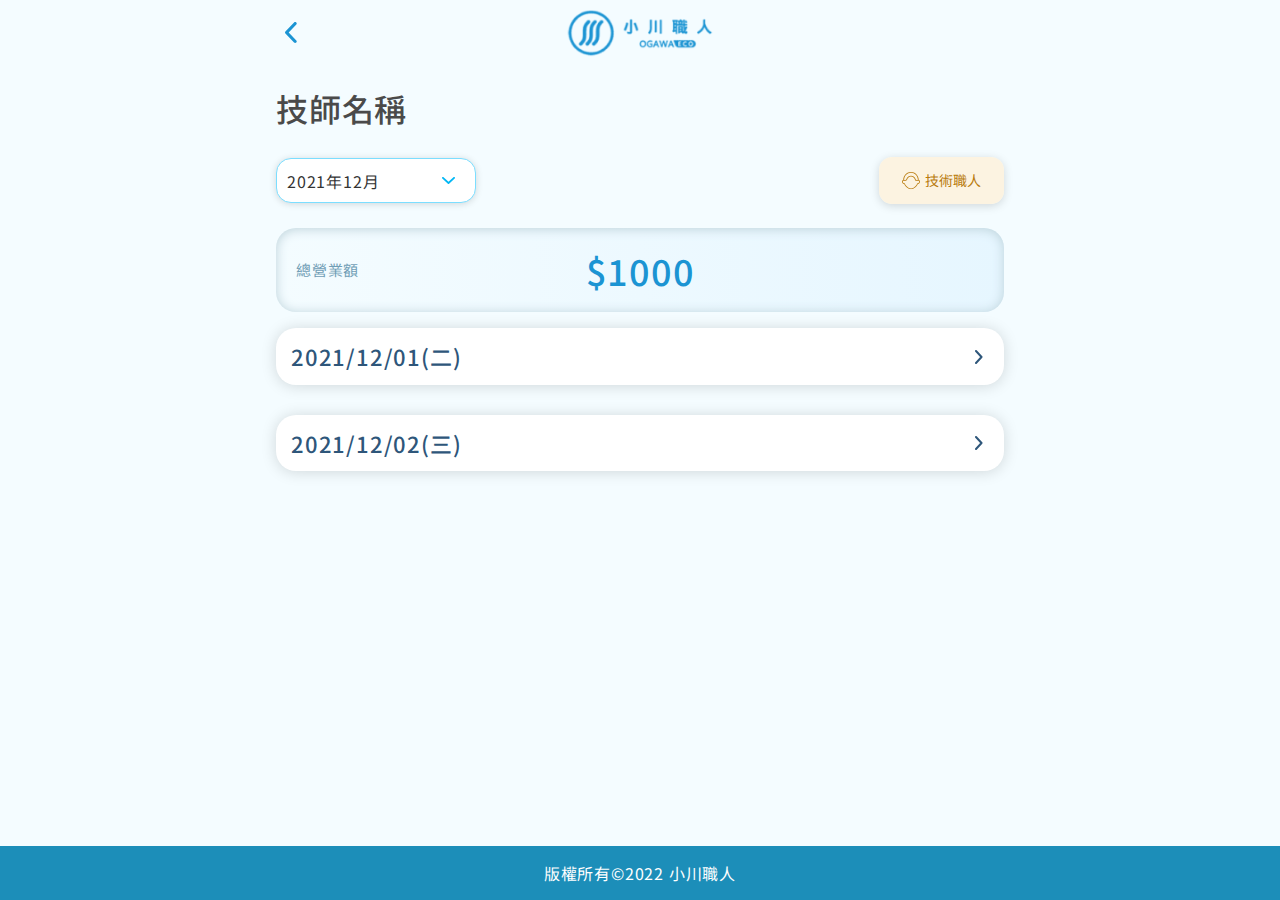
<file: manager-case.html>
<!DOCTYPE html>
<html lang="zh">
<head>
    <meta charset="UTF-8">
    <meta http-equiv="X-UA-Compatible" content="IE=edge">
    <meta name="viewport" content="width=device-width, initial-scale=1.0">
    <link rel="preconnect" href="https://fonts.googleapis.com">
    <link rel="preconnect" href="https://fonts.gstatic.com" crossorigin>
    <link href="https://fonts.googleapis.com/css2?family=Noto+Sans+TC:wght@100;300;400;500;700;900&display=swap" rel="stylesheet">
    <link rel="stylesheet" href="./public/css/bootstrap/bootstrap.css">
    <link rel="stylesheet" href="./public/css/fullcalendar/main.css">
    <link rel="stylesheet" href="./public/css/style.css">
    <title>小川職人後台</title>
</head>
<body>
    <div class="container">
        <header class="header-page">
            <div class="back"><img src="./public/img/icon_arrow-blue-left.svg" alt=""></div>
            <a href="./index-manager.html"><img class="logo-page" src="./public/img/logo.png" alt=""></a>
        </header>

        <main>
            <h1 class="case-name">技師名稱</h1>
            <div class="mb-3 d-flex align-items-center justify-content-between mb-4">
                <select class="select-box-blueborder search-month" name="" id="">
                    <option value="">2021年12月</option>
                    <option value="">2022年1月</option>
                    <option value="">2022年2月</option>
                    <option value="">2022年3月</option>
                    <option value="">2022年4月</option>
                    <option value="">2022年5月</option>
                    <option value="">2022年6月</option>
                </select>
                <button class="btn-yellow" data-bs-toggle="modal" data-bs-target="#technician">
                    <img src="./public/img/icon_face.svg" alt="">
                    <span>技術職人</span>
                </button>
            </div>
            <div class="technic-money mb-3">
                <span class="money-title">總營業額</span>
                <p>$1000</p>
            </div>
            <div class="manage-case">
                <div class="box-common mb-30">
                    <div class="box-common_content">
                        <div class="d-flex flex-wrap align-items-center case_content">
                            <h3 class="font-22 manage-case_title color-blue m-0">2021/12/01(二)</h3>
                            <div class="case_btn manage-case_link d-flex flex-wrap align-items-center justify-content-sm-between justify-content-end">
                                
                                <div class="manage-case_arrow"><img src="./public/img/icon_arrow-deep.svg" alt=""></div>
                            </div>
                        </div>
                        <div class="manage-case_hide mt-4">
                            <div class="manage-case_item">
                                <div class="d-flex align-items-center justify-content-between mb-3">
                                    <h3 class="manage-case_item-title">9:00 冷1</h3>
                                    <a href="./manager-case-data.html">
                                        <svg class="icon_inform" width="25" height="25" viewBox="0 0 25 25" fill="none" xmlns="http://www.w3.org/2000/svg">
                                            <g clip-path="url(#clip0_242_2292)">
                                                <path d="M12.499 1.72295C14.6309 1.72257 16.715 2.35442 18.4877 3.53857C20.2604 4.72273 21.6422 6.40601 22.4582 8.37551C23.2742 10.345 23.4878 12.5123 23.072 14.6032C22.6561 16.6941 21.6296 18.6147 20.1222 20.1222C18.6147 21.6296 16.6941 22.6562 14.6032 23.072C12.5123 23.4878 10.345 23.2742 8.3755 22.4582C6.406 21.6422 4.72273 20.2604 3.53857 18.4877C2.35441 16.715 1.72257 14.6309 1.72295 12.499C1.72599 9.64198 2.8623 6.9028 4.88255 4.88255C6.9028 2.8623 9.64197 1.72599 12.499 1.72295ZM12.499 1.4662e-07C10.0265 1.75613e-07 7.60949 0.733217 5.55368 2.10692C3.49787 3.48063 1.89559 5.43313 0.949478 7.71749C0.003367 10.0019 -0.244082 12.5155 0.238425 14.9405C0.720933 17.3655 1.91172 19.5929 3.6602 21.3411C5.40869 23.0894 7.63632 24.2798 10.0614 24.7619C12.4865 25.2441 15.0001 24.9963 17.2843 24.0498C19.5685 23.1033 21.5207 21.5007 22.8941 19.4447C24.2675 17.3887 25.0004 14.9716 25 12.499C25 10.8575 24.6766 9.232 24.0484 7.71542C23.4201 6.19885 22.4993 4.82088 21.3384 3.66021C20.1776 2.49954 18.7995 1.57891 17.2828 0.950884C15.7661 0.322861 14.1406 -0.000251279 12.499 1.4662e-07Z" fill="#01B7F5"/>
                                                <path d="M11.1743 8.71234V6.70032H13.8238V8.71234H11.1743ZM11.1743 18.3073V9.95478H13.8238V18.3073H11.1743Z" fill="#01B7F5"/>
                                            </g>
                                            <defs>
                                                <clipPath id="clip0_242_2292">
                                                    <rect width="25" height="25" fill="white"/>
                                                </clipPath>
                                            </defs>
                                        </svg>
                                    </a>
                                </div>
                                <div class="manage-case_list">
                                    <div class="list-common d-flex flex-wrap align-items-center mb-2">
                                        <div class="list_title d-flex align-items-center">
                                            <h4>營業額</h4>
                                        </div>
                                        <p class="list_content">$500</p>
                                    </div>
                                    <div class="list-common d-flex flex-wrap align-items-center mb-2">
                                        <div class="list_title d-flex align-items-center">
                                            <h4>車馬費</h4>
                                        </div>
                                        <p class="list_content">$300</p>
                                    </div>
                                    <div class="list-common d-flex flex-wrap align-items-center mb-2">
                                        <div class="list_title d-flex align-items-center">
                                            <h4>更換零件</h4>
                                        </div>
                                        <p class="list_content">螺絲、散熱板、遙控器</p>
                                    </div>
                                    <div class="list-common d-flex flex-wrap align-items-center mb-2 remark">
                                        <div class="list_title d-flex align-items-center">
                                            <h4>其他</h4>
                                        </div>
                                        <p class="list_content">無法拆洗</p>
                                    </div>
                                    <span class="manage-case_item-price">$2200</span>
                                </div>
                            </div>
                            <div class="manage-case_item">
                                <div class="d-flex align-items-center justify-content-between mb-3">
                                    <h3 class="manage-case_item-title">9:00 冷1</h3>
                                    <a href="./manager-case-data.html">
                                        <svg class="icon_inform" width="25" height="25" viewBox="0 0 25 25" fill="none" xmlns="http://www.w3.org/2000/svg">
                                            <g clip-path="url(#clip0_242_2292)">
                                                <path d="M12.499 1.72295C14.6309 1.72257 16.715 2.35442 18.4877 3.53857C20.2604 4.72273 21.6422 6.40601 22.4582 8.37551C23.2742 10.345 23.4878 12.5123 23.072 14.6032C22.6561 16.6941 21.6296 18.6147 20.1222 20.1222C18.6147 21.6296 16.6941 22.6562 14.6032 23.072C12.5123 23.4878 10.345 23.2742 8.3755 22.4582C6.406 21.6422 4.72273 20.2604 3.53857 18.4877C2.35441 16.715 1.72257 14.6309 1.72295 12.499C1.72599 9.64198 2.8623 6.9028 4.88255 4.88255C6.9028 2.8623 9.64197 1.72599 12.499 1.72295ZM12.499 1.4662e-07C10.0265 1.75613e-07 7.60949 0.733217 5.55368 2.10692C3.49787 3.48063 1.89559 5.43313 0.949478 7.71749C0.003367 10.0019 -0.244082 12.5155 0.238425 14.9405C0.720933 17.3655 1.91172 19.5929 3.6602 21.3411C5.40869 23.0894 7.63632 24.2798 10.0614 24.7619C12.4865 25.2441 15.0001 24.9963 17.2843 24.0498C19.5685 23.1033 21.5207 21.5007 22.8941 19.4447C24.2675 17.3887 25.0004 14.9716 25 12.499C25 10.8575 24.6766 9.232 24.0484 7.71542C23.4201 6.19885 22.4993 4.82088 21.3384 3.66021C20.1776 2.49954 18.7995 1.57891 17.2828 0.950884C15.7661 0.322861 14.1406 -0.000251279 12.499 1.4662e-07Z" fill="#01B7F5"/>
                                                <path d="M11.1743 8.71234V6.70032H13.8238V8.71234H11.1743ZM11.1743 18.3073V9.95478H13.8238V18.3073H11.1743Z" fill="#01B7F5"/>
                                            </g>
                                            <defs>
                                                <clipPath id="clip0_242_2292">
                                                    <rect width="25" height="25" fill="white"/>
                                                </clipPath>
                                            </defs>
                                        </svg>
                                    </a>
                                </div>
                                <div class="manage-case_list">
                                    <div class="list-common d-flex flex-wrap align-items-center mb-2">
                                        <div class="list_title d-flex align-items-center">
                                            <h4>營業額</h4>
                                        </div>
                                        <p class="list_content">$500</p>
                                    </div>
                                    <div class="list-common d-flex flex-wrap align-items-center mb-2">
                                        <div class="list_title d-flex align-items-center">
                                            <h4>車馬費</h4>
                                        </div>
                                        <p class="list_content">$300</p>
                                    </div>
                                    <div class="list-common d-flex flex-wrap align-items-center mb-2">
                                        <div class="list_title d-flex align-items-center">
                                            <h4>更換零件</h4>
                                        </div>
                                        <p class="list_content">螺絲、散熱板、遙控器</p>
                                    </div>
                                    <div class="list-common d-flex flex-wrap align-items-center mb-2 remark">
                                        <div class="list_title d-flex align-items-center">
                                            <h4>其他</h4>
                                        </div>
                                        <p class="list_content">無法拆洗</p>
                                    </div>
                                    <span class="manage-case_item-price">$2200</span>
                                </div>
                            </div>
                        </div>
                        
                    </div>
                </div>
                <div class="box-common mb-30">
                    <div class="box-common_content">
                        <div class="d-flex flex-wrap align-items-center case_content">
                            <h3 class="font-22 manage-case_title color-blue m-0">2021/12/02(三)</h3>
                            <div class="case_btn manage-case_link d-flex flex-wrap align-items-center justify-content-sm-between justify-content-end">
                                <div class="manage-case_arrow"><img src="./public/img/icon_arrow-deep.svg" alt=""></div>
                            </div>
                        </div>
                        <!-- <div class="manage-case_hide mt-4">
                            <div class="list-common d-flex flex-wrap align-items-center mb-2">
                                <div class="list_title d-flex align-items-center">
                                    <img src="./public/img/icon_calendar.svg" alt="">
                                    <h4>服務時間</h4>
                                </div>
                                <p class="list_content">2021/12/03  09:30</p>
                            </div>
                            <div class="list-common d-flex flex-wrap align-items-center mb-2">
                                <div class="list_title d-flex align-items-center">
                                    <img src="./public/img/icon_person.svg" alt="">
                                    <h4>客戶稱呼</h4>
                                </div>
                                <p class="list_content">王先生</p>
                            </div>
                            <div class="list-common d-flex flex-wrap align-items-center mb-2 phone">
                                <div class="list_title d-flex align-items-center">
                                    <img src="./public/img/icon_phone2.svg" alt="">
                                    <h4>客戶電話</h4>
                                </div>
                                <p class="list_content">0908-934-777</p>
                            </div>
                            <div class="list-common d-flex flex-wrap align-items-center mb-2 address">
                                <div class="list_title d-flex align-items-center">
                                    <img src="./public/img/icon_pin.svg" alt="">
                                    <h4>服務地址</h4>
                                </div>
                                <p class="list_content">台北市中正區衡陽路36號8樓之1</p>
                            </div>
                            <div class="list-common d-flex flex-wrap align-items-center mb-2">
                                <div class="list_title d-flex align-items-center">
                                    <img src="./public/img/icon_fix.svg" alt="">
                                    <h4>協作人員</h4>
                                </div>
                                <p class="list_content">葉大雄、李小華</p>
                            </div>
                            <div class="case_table mb-2">
                                <div class="case_table_title d-flex align-items-center justify-content-between">
                                    <span class="case_table_item">項目</span>
                                    <span class="case_table_num">數量</span>
                                </div>
                                <div class="case_table_content mb-2 d-flex align-items-center justify-content-between">
                                    <span class="case_table_item">分離式冷氣</span>
                                    <span class="case_table_num">1</span>
                                </div>
                                <div class="case_table_content d-flex align-items-center justify-content-between">
                                    <span class="case_table_item">直立式洗衣機</span>
                                    <span class="case_table_num">1</span>
                                </div>
                            </div>
                            <div class="list-common d-flex flex-wrap align-items-center mb-2 long-text">
                                <div class="list_title d-flex align-items-center">
                                    <img src="./public/img/icon_problem.svg" alt="">
                                    <h4>服務前問題</h4>
                                </div>
                                <p class="list_content">冷氣不會冷，夏天快被烤焦了QQ</p>
                            </div>
                            <div class="list-common d-flex flex-wrap align-items-center mb-2 long-text">
                                <div class="list_title d-flex align-items-center">
                                    <img src="./public/img/icon_paper.svg" alt="">
                                    <h4>備註</h4>
                                </div>
                                <p class="list_content">日立，有挑高，需注意防護</p>
                            </div>
                            <div class="pic d-flex flex-wrap">
                                <div class="pic_box">
                                    <img src="./public/img/pic1.png" alt="">
                                    <div class="pic_mask"></div>
                                </div>
                                <div class="pic_box">
                                    <img src="./public/img/pic2.png" alt="">
                                    <div class="pic_mask"></div>
                                </div>
                                <div class="pic_box">
                                    <img src="./public/img/pic3.png" alt="">
                                    <div class="pic_mask"></div>
                                </div>
                            </div>
                        </div> -->
                        <div class="manage-case_hide mt-4">
                            <div class="manage-case_item">
                                <div class="d-flex align-items-center justify-content-between mb-3">
                                    <h3 class="manage-case_item-title">9:00 冷1</h3>
                                    <a href="./manager-case-data.html">
                                        <svg class="icon_inform" width="25" height="25" viewBox="0 0 25 25" fill="none" xmlns="http://www.w3.org/2000/svg">
                                            <g clip-path="url(#clip0_242_2292)">
                                                <path d="M12.499 1.72295C14.6309 1.72257 16.715 2.35442 18.4877 3.53857C20.2604 4.72273 21.6422 6.40601 22.4582 8.37551C23.2742 10.345 23.4878 12.5123 23.072 14.6032C22.6561 16.6941 21.6296 18.6147 20.1222 20.1222C18.6147 21.6296 16.6941 22.6562 14.6032 23.072C12.5123 23.4878 10.345 23.2742 8.3755 22.4582C6.406 21.6422 4.72273 20.2604 3.53857 18.4877C2.35441 16.715 1.72257 14.6309 1.72295 12.499C1.72599 9.64198 2.8623 6.9028 4.88255 4.88255C6.9028 2.8623 9.64197 1.72599 12.499 1.72295ZM12.499 1.4662e-07C10.0265 1.75613e-07 7.60949 0.733217 5.55368 2.10692C3.49787 3.48063 1.89559 5.43313 0.949478 7.71749C0.003367 10.0019 -0.244082 12.5155 0.238425 14.9405C0.720933 17.3655 1.91172 19.5929 3.6602 21.3411C5.40869 23.0894 7.63632 24.2798 10.0614 24.7619C12.4865 25.2441 15.0001 24.9963 17.2843 24.0498C19.5685 23.1033 21.5207 21.5007 22.8941 19.4447C24.2675 17.3887 25.0004 14.9716 25 12.499C25 10.8575 24.6766 9.232 24.0484 7.71542C23.4201 6.19885 22.4993 4.82088 21.3384 3.66021C20.1776 2.49954 18.7995 1.57891 17.2828 0.950884C15.7661 0.322861 14.1406 -0.000251279 12.499 1.4662e-07Z" fill="#01B7F5"/>
                                                <path d="M11.1743 8.71234V6.70032H13.8238V8.71234H11.1743ZM11.1743 18.3073V9.95478H13.8238V18.3073H11.1743Z" fill="#01B7F5"/>
                                            </g>
                                            <defs>
                                                <clipPath id="clip0_242_2292">
                                                    <rect width="25" height="25" fill="white"/>
                                                </clipPath>
                                            </defs>
                                        </svg>
                                    </a>
                                </div>
                                <div class="manage-case_list">
                                    <div class="list-common d-flex flex-wrap align-items-center mb-2">
                                        <div class="list_title d-flex align-items-center">
                                            <h4>營業額</h4>
                                        </div>
                                        <p class="list_content">$500</p>
                                    </div>
                                    <div class="list-common d-flex flex-wrap align-items-center mb-2">
                                        <div class="list_title d-flex align-items-center">
                                            <h4>車馬費</h4>
                                        </div>
                                        <p class="list_content">$300</p>
                                    </div>
                                    <div class="list-common d-flex flex-wrap align-items-center mb-2">
                                        <div class="list_title d-flex align-items-center">
                                            <h4>更換零件</h4>
                                        </div>
                                        <p class="list_content">螺絲、散熱板、遙控器</p>
                                    </div>
                                    <div class="list-common d-flex flex-wrap align-items-center mb-2">
                                        <div class="list_title d-flex align-items-center">
                                            <h4>其他</h4>
                                        </div>
                                        <p class="list_content">無法拆洗</p>
                                    </div>
                                    <span class="manage-case_item-price">$2200</span>
                                </div>
                            </div>
                            <div class="manage-case_item">
                                <div class="d-flex align-items-center justify-content-between mb-3">
                                    <h3 class="manage-case_item-title">9:00 冷1</h3>
                                    <a href="./manager-case-data.html">
                                        <svg class="icon_inform" width="25" height="25" viewBox="0 0 25 25" fill="none" xmlns="http://www.w3.org/2000/svg">
                                            <g clip-path="url(#clip0_242_2292)">
                                                <path d="M12.499 1.72295C14.6309 1.72257 16.715 2.35442 18.4877 3.53857C20.2604 4.72273 21.6422 6.40601 22.4582 8.37551C23.2742 10.345 23.4878 12.5123 23.072 14.6032C22.6561 16.6941 21.6296 18.6147 20.1222 20.1222C18.6147 21.6296 16.6941 22.6562 14.6032 23.072C12.5123 23.4878 10.345 23.2742 8.3755 22.4582C6.406 21.6422 4.72273 20.2604 3.53857 18.4877C2.35441 16.715 1.72257 14.6309 1.72295 12.499C1.72599 9.64198 2.8623 6.9028 4.88255 4.88255C6.9028 2.8623 9.64197 1.72599 12.499 1.72295ZM12.499 1.4662e-07C10.0265 1.75613e-07 7.60949 0.733217 5.55368 2.10692C3.49787 3.48063 1.89559 5.43313 0.949478 7.71749C0.003367 10.0019 -0.244082 12.5155 0.238425 14.9405C0.720933 17.3655 1.91172 19.5929 3.6602 21.3411C5.40869 23.0894 7.63632 24.2798 10.0614 24.7619C12.4865 25.2441 15.0001 24.9963 17.2843 24.0498C19.5685 23.1033 21.5207 21.5007 22.8941 19.4447C24.2675 17.3887 25.0004 14.9716 25 12.499C25 10.8575 24.6766 9.232 24.0484 7.71542C23.4201 6.19885 22.4993 4.82088 21.3384 3.66021C20.1776 2.49954 18.7995 1.57891 17.2828 0.950884C15.7661 0.322861 14.1406 -0.000251279 12.499 1.4662e-07Z" fill="#01B7F5"/>
                                                <path d="M11.1743 8.71234V6.70032H13.8238V8.71234H11.1743ZM11.1743 18.3073V9.95478H13.8238V18.3073H11.1743Z" fill="#01B7F5"/>
                                            </g>
                                            <defs>
                                                <clipPath id="clip0_242_2292">
                                                    <rect width="25" height="25" fill="white"/>
                                                </clipPath>
                                            </defs>
                                        </svg>
                                    </a>
                                </div>
                                <div class="manage-case_list">
                                    <div class="list-common d-flex flex-wrap align-items-center mb-2">
                                        <div class="list_title d-flex align-items-center">
                                            <h4>營業額</h4>
                                        </div>
                                        <p class="list_content">$500</p>
                                    </div>
                                    <div class="list-common d-flex flex-wrap align-items-center mb-2">
                                        <div class="list_title d-flex align-items-center">
                                            <h4>車馬費</h4>
                                        </div>
                                        <p class="list_content">$300</p>
                                    </div>
                                    <div class="list-common d-flex flex-wrap align-items-center mb-2">
                                        <div class="list_title d-flex align-items-center">
                                            <h4>更換零件</h4>
                                        </div>
                                        <p class="list_content">螺絲、散熱板、遙控器</p>
                                    </div>
                                    <div class="list-common d-flex flex-wrap align-items-center mb-2">
                                        <div class="list_title d-flex align-items-center">
                                            <h4>其他</h4>
                                        </div>
                                        <p class="list_content">無法拆洗</p>
                                    </div>
                                    <span class="manage-case_item-price">$2200</span>
                                </div>
                            </div>
                        </div>
                    </div>
                </div>
            </div>

        </main>
    </div>
    

    <footer>版權所有©2022 小川職人</footer>


    <div class="modal fade" id="technician" tabindex="-1" aria-labelledby="technicianLabel" aria-hidden="true">
        <div class="modal-dialog">
          <div class="modal-content pb-0">
            <div class="modal-header">
              <h5 class="modal-title" id="technicianLabel">技術職人</h5>
              <img class="modal-close" data-bs-dismiss="modal" src="./public/img/icon_close.svg" alt="">
            </div>
            <div class="modal-body py-4">
                <div class="select select-small select-technician">
                    <div>
                        <p class="mb-2">大台北</p>
                        <div class="">
                            <div class="d-flex flex-wrap select_class">
                                <div class="select_item d-flex align-items-center justify-content-between">
                                    <span>保哥</span>
                                </div>
                                <div class="select_item d-flex align-items-center justify-content-between">
                                  <span>豪哥</span>
                                </div>
                                <div class="select_item d-flex align-items-center justify-content-between">
                                  <span>偉哥</span>
                                </div>
                                <div class="select_item d-flex align-items-center justify-content-between">
                                  <span>倫哥</span>
                                </div>
                                <div class="select_item d-flex align-items-center justify-content-between">
                                    <span>忻哥</span>
                                </div>
                                <div class="select_item d-flex align-items-center justify-content-between">
                                    <span>蔡哥</span>
                                </div>
                                <div class="select_item d-flex align-items-center justify-content-between">
                                    <span>坤哥</span>
                                </div>
                            </div>
                            <div class="d-flex flex-wrap select_class">
                                <div class="select_item d-flex align-items-center justify-content-between">
                                    <span>祥哥</span>
                                </div>
                                <div class="select_item d-flex align-items-center justify-content-between">
                                  <span>昌哥</span>
                                </div>
                                <div class="select_item d-flex align-items-center justify-content-between">
                                  <span>瀚哥</span>
                                </div>
                                <div class="select_item d-flex align-items-center justify-content-between">
                                  <span>祐哥</span>
                                </div>
                                <div class="select_item d-flex align-items-center justify-content-between">
                                    <span>鋒哥</span>
                                </div>
                            </div>
                        </div>
                    </div>
                    <div>
                        <p class="mb-2">桃竹苗</p>
                        <div class="d-flex flex-wrap select_class">
                            <div class="select_item d-flex align-items-center justify-content-between">
                                <span>曄哥</span>
                            </div>
                            <div class="select_item d-flex align-items-center justify-content-between">
                              <span>生哥</span>
                            </div>
                            <div class="select_item d-flex align-items-center justify-content-between">
                              <span>駿哥</span>
                            </div>
                            <div class="select_item d-flex align-items-center justify-content-between">
                              <span>宏哥</span>
                            </div>
                        </div>
                    </div>
                    <div>
                        <p class="mb-2">大台中</p>
                        <div class="d-flex flex-wrap select_class">
                            <div class="select_item d-flex align-items-center justify-content-between">
                                <span>達哥</span>
                            </div>
                        </div>
                    </div>
                    <div>
                        <p class="mb-2">大高雄</p>
                        <div class="d-flex flex-wrap select_class">
                            <div class="select_item d-flex align-items-center justify-content-between">
                                <span>融哥</span>
                            </div>
                            <div class="select_item d-flex align-items-center justify-content-between">
                              <span>源哥</span>
                            </div>
                            <div class="select_item d-flex align-items-center justify-content-between">
                              <span>曹哥</span>
                            </div>
                        </div>
                    </div>
                </div>
                
            </div>
            <div class="modal-footer">
                <a href="./manager-case.html" class="btn btn-round btn-bg-light mx-2" data-bs-dismiss="modal">確定</a>
            </div>
          </div>
        </div>
    </div>


    <script src="./public/js/jquery/jquery.min.js"></script>
    <script src="./public/js/bootstrap/bootstrap.bundle.min.js"></script>
    <script src="./public/js/fullcalendar/main.js"></script>
    <script src="./public/js/common.js"></script>
</body>
</html>
</file>
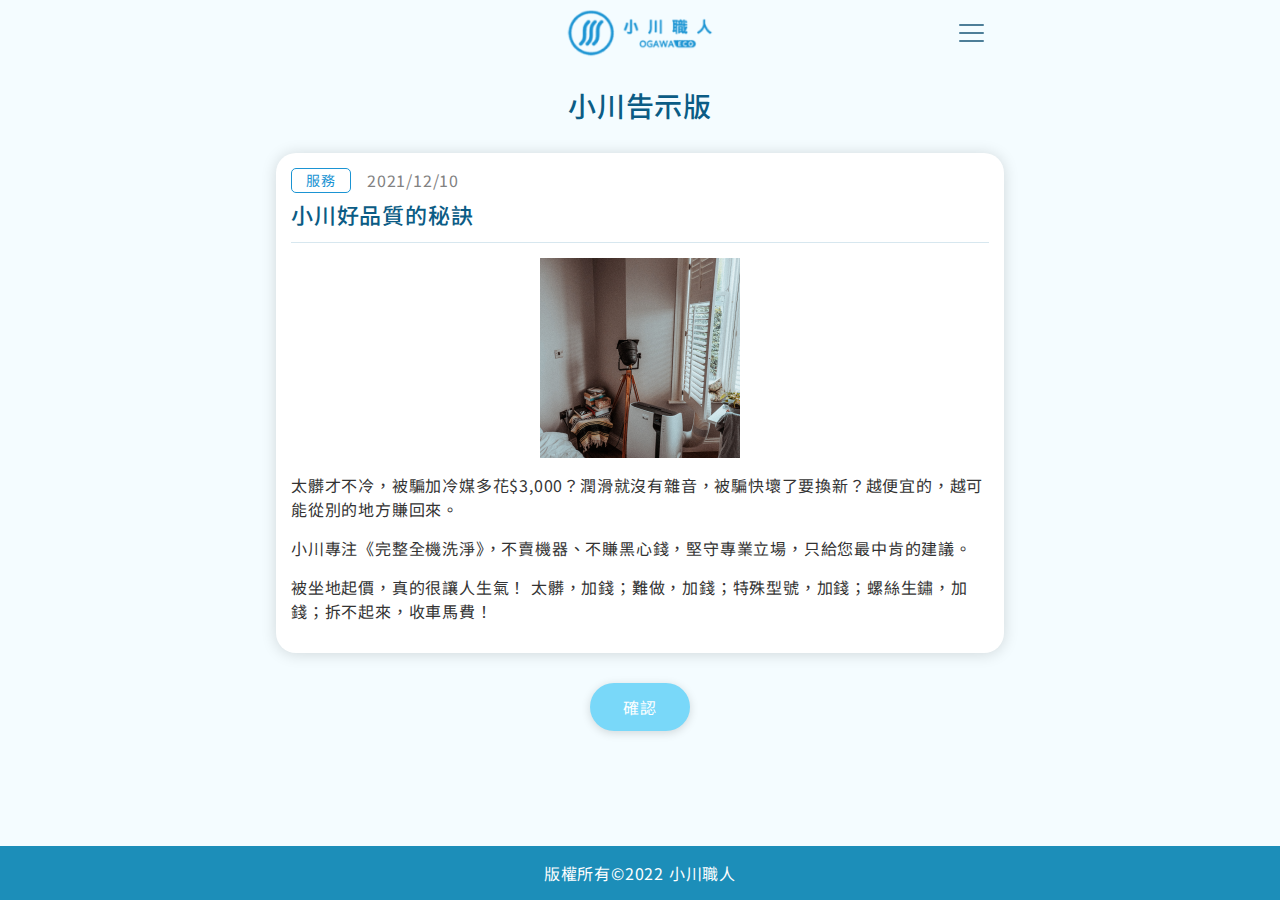
<file: news-inner.html>
<!DOCTYPE html>
<html lang="zh">
<head>
    <meta charset="UTF-8">
    <meta http-equiv="X-UA-Compatible" content="IE=edge">
    <meta name="viewport" content="width=device-width, initial-scale=1.0">
    <link rel="preconnect" href="https://fonts.googleapis.com">
    <link rel="preconnect" href="https://fonts.gstatic.com" crossorigin>
    <link href="https://fonts.googleapis.com/css2?family=Noto+Sans+TC:wght@100;300;400;500;700;900&display=swap" rel="stylesheet">
    <link rel="stylesheet" href="./public/css/bootstrap/bootstrap.css">
    <link rel="stylesheet" href="./public/css/style.css">
    <title>小川職人後台</title>
</head>
<body>
    <div class="container">
        <header class="header-page">
            <a href="./index.html"><img class="logo-page" src="./public/img/logo.png" alt=""></a>
            <div class="menu">
                <div class="bar bar-top"></div>
                <div class="bar bar-middle"></div>
                <div class="bar bar-bottom"></div>
            </div>
            <nav class="nav-main">
                <ul>
                    <li class="active">
                        <a href="./news.html">
                            <svg width="70" height="70" viewBox="0 0 70 70" fill="none" xmlns="http://www.w3.org/2000/svg">
                                <path d="M60.2268 10.4803C59.6882 10.1658 59.0757 10 58.452 10C57.8283 10 57.2158 10.1658 56.6772 10.4803L36.1053 22.2445H20.3033C19.4368 22.2454 18.6061 22.59 17.9934 23.2027C17.3807 23.8154 17.036 24.6462 17.0351 25.5127V25.5127H10.9903C10.465 25.5131 9.94495 25.6172 9.45992 25.8189C8.97488 26.0207 8.53442 26.3161 8.16375 26.6884C7.79308 27.0606 7.49949 27.5023 7.2998 27.9882C7.10011 28.4741 6.99824 28.9946 7.00002 29.5199V38.4973C7.00092 39.5556 7.42151 40.5704 8.16954 41.3191C8.91758 42.0678 9.93201 42.4892 10.9903 42.491H17.0351V42.5079C17.036 43.3745 17.3807 44.2052 17.9934 44.8179C18.6061 45.4306 19.4368 45.7752 20.3033 45.7761H21.5781L18.1268 51.7803C17.4337 53.037 17.2611 54.5154 17.6461 55.8981C18.031 57.2807 18.9428 58.4572 20.1857 59.1749C21.4285 59.8927 22.9032 60.0944 24.2932 59.7368C25.6831 59.3792 26.8774 58.4907 27.6195 57.2623L34.2508 45.7761H36.1053L56.6772 57.5505C57.2159 57.8647 57.8284 58.0302 58.452 58.0302C59.0757 58.0302 59.6881 57.8647 60.2268 57.5505C60.7689 57.2407 61.2187 56.7924 61.5303 56.2514C61.8419 55.7105 62.004 55.0964 61.9999 54.4721V13.5553C62.0037 12.9315 61.8415 12.318 61.5299 11.7776C61.2183 11.2372 60.7686 10.7895 60.2268 10.4803V10.4803ZM17.0351 40.4569H10.9903C10.4712 40.456 9.97367 40.2491 9.60691 39.8817C9.24016 39.5143 9.03417 39.0164 9.03417 38.4973V29.5199C9.03506 29.0014 9.24145 28.5044 9.60811 28.1377C9.97477 27.771 10.4718 27.5647 10.9903 27.5638H17.0351V40.4569ZM25.8498 56.2452C25.6234 56.6377 25.3218 56.9817 24.9623 57.2574C24.6028 57.5332 24.1924 57.7353 23.7546 57.8522C23.4626 57.9301 23.1618 57.97 22.8596 57.9708C22.2553 57.9684 21.6622 57.8073 21.1398 57.5036C20.6173 57.2 20.1837 56.7646 19.8823 56.2408C19.5809 55.717 19.4224 55.1233 19.4225 54.519C19.4226 53.9147 19.5814 53.321 19.8829 52.7973L23.9512 45.7761H31.9014L25.8498 56.2452ZM36.051 43.742H20.3033C19.9763 43.7411 19.663 43.6108 19.4317 43.3796C19.2005 43.1483 19.0702 42.835 19.0693 42.5079V25.5127C19.0693 25.1854 19.1993 24.8715 19.4307 24.6401C19.6622 24.4086 19.976 24.2786 20.3033 24.2786H36.051V43.742ZM59.9658 54.4619C59.966 54.7287 59.896 54.9909 59.7629 55.2221C59.6299 55.4534 59.4384 55.6456 59.2076 55.7795C58.9769 55.9134 58.715 55.9843 58.4482 55.9851C58.1814 55.986 57.9191 55.9166 57.6875 55.7841L38.0852 44.576V23.4514L57.6875 12.2331C57.9193 12.1017 58.1814 12.0332 58.4478 12.0345C58.7141 12.0358 58.9756 12.1069 59.206 12.2406C59.4364 12.3743 59.6277 12.5661 59.761 12.7967C59.8943 13.0273 59.9649 13.2889 59.9658 13.5553V54.4619Z" fill="#5FAEC9"/>
                            </svg>
                            <span>公告欄</span>
                        </a>
                    </li>
                    <li>
                        <a href="./apply.html">
                            <svg width="70" height="70" viewBox="0 0 70 70" fill="none" xmlns="http://www.w3.org/2000/svg">
                                <path d="M56.9264 17.3811H43.2302V14.9699C43.2285 13.917 42.8092 12.9077 42.0644 12.1635C41.3196 11.4193 40.31 11.0009 39.2571 11H30.5396C29.4869 11.0009 28.4777 11.4194 27.7334 12.1637C26.9891 12.908 26.5705 13.9173 26.5697 14.9699V17.3811H12.8572C11.3054 17.3863 9.81856 18.005 8.72123 19.1024C7.6239 20.1997 7.00515 21.6865 7 23.2384V53.1428C7.00515 54.6946 7.6239 56.1814 8.72123 57.2788C9.81856 58.3761 11.3054 58.9949 12.8572 59H56.9264C58.4782 58.9949 59.9651 58.3761 61.0624 57.2788C62.1597 56.1814 62.7785 54.6946 62.7836 53.1428V23.2514C62.7819 21.6973 62.1647 20.2071 61.067 19.107C59.9693 18.0068 58.4805 17.3863 56.9264 17.3811ZM28.5221 14.9699C28.5229 14.4351 28.7358 13.9224 29.1139 13.5443C29.4921 13.1661 30.0047 12.9533 30.5396 12.9524H39.2571C39.7924 12.9524 40.3059 13.1649 40.6848 13.5431C41.0637 13.9214 41.277 14.4345 41.2778 14.9699V17.3811H28.5221V14.9699ZM12.8572 57.0736C11.8229 57.0693 10.8322 56.6566 10.1008 55.9252C9.36947 55.1938 8.95669 54.2031 8.95241 53.1688V23.2514C8.95669 22.2171 9.36947 21.2264 10.1008 20.495C10.8322 19.7636 11.8229 19.3508 12.8572 19.3466H17.4129V57.0931L12.8572 57.0736ZM19.3653 57.0736V19.327H50.4118V57.0736H19.3653ZM60.8345 53.1688C60.8302 54.2031 60.4174 55.1938 59.686 55.9252C58.9547 56.6566 57.9639 57.0693 56.9296 57.0736H52.374V19.327H56.9296C57.9639 19.3313 58.9547 19.7441 59.686 20.4755C60.4174 21.2068 60.8302 22.1975 60.8345 23.2318V53.1688Z" fill="#5FAEC9"/>
                                <path d="M42.8918 35.7696V40.6376H37.3339V46.1987H32.4659V40.6376H26.9048V35.7696H32.4659V30.2085H37.3339V35.7696H42.8918Z" fill="#5FAEC9"/>
                            </svg>
                            <span>補給申請</span>
                        </a>
                    </li>
                    <li>
                        <a href="./inform.html">
                            <svg width="70" height="70" viewBox="0 0 70 70" fill="none" xmlns="http://www.w3.org/2000/svg">
                                <path d="M57.6266 6.64072V1H8V62.9615H13.3734V68.6101H63V6.64072H57.6266ZM10.3585 60.603V3.35849H55.2681V60.603H10.3585ZM60.6415 66.2516H15.7319V62.9733H57.6266V8.99921H60.6415V66.2516Z" fill="#5FAEC9"/>
                                <path d="M48.5818 12.2261H17.0488V17.7056H48.5818V12.2261Z" fill="#5FAEC9"/>
                                <path d="M48.5818 22.4473H17.0488V24.9591H48.5818V22.4473Z" fill="#5FAEC9"/>
                                <path d="M48.5818 28.6138H17.0488V31.1256H48.5818V28.6138Z" fill="#5FAEC9"/>
                                <path d="M48.5818 34.7773H17.0488V37.2891H48.5818V34.7773Z" fill="#5FAEC9"/>
                                <path d="M36.5849 40.9448H17.0488V43.4566H36.5849V40.9448Z" fill="#5FAEC9"/>
                                <path d="M36.5849 47.1084H17.0488V49.6202H36.5849V47.1084Z" fill="#5FAEC9"/>
                            </svg>
                            <span>原廠聯絡資訊</span>
                        </a>
                    </li>
                </ul>
            </nav>
        </header>
        <main>
            <h1 class="page-title">小川告示版</h1>
            <div class="box-common mb-30">
                <div class="box-common_content">
                    <div class="d-flex mb-2">
                        <div class="announce-tag announce-tag-service me-3">服務</div>
                        <span class="date color-gray">2021/12/10</span>
                    </div>
                    <h2 class="announce-title">小川好品質的秘訣</h2>
                    <hr class="announce-hr">
                    <div class="announce-inner">
                        <img src="./public/img/pic1.png" alt="">
                        <p>太髒才不冷，被騙加冷媒多花$3,000？潤滑就沒有雜音，被騙快壞了要換新？越便宜的，越可能從別的地方賺回來。</p>
                        <p>小川專注《完整全機洗淨》，不賣機器、不賺黑心錢，堅守專業立場，只給您最中肯的建議。</p>
                        <p>被坐地起價，真的很讓人生氣！
                            太髒，加錢；難做，加錢；特殊型號，加錢；螺絲生鏽，加錢；拆不起來，收車馬費！</p>
                    </div>
                </div>
            </div>

            <a class="btn-bg-blue btn-medium mx-auto announce-check" href="./news.html">確認</a>
            <!-- <a class="btn-bg-blue btn-medium mx-auto announce-check checked" href="">已確認</a> -->
        </main>
        
    </div>

    <footer>版權所有©2022 小川職人</footer>

    <script src="./public/js/jquery/jquery.min.js"></script>
    <script src="./public/js/bootstrap/bootstrap.bundle.min.js"></script>
    <script src="./public/js/common.js"></script>
</body>
</html>
</file>
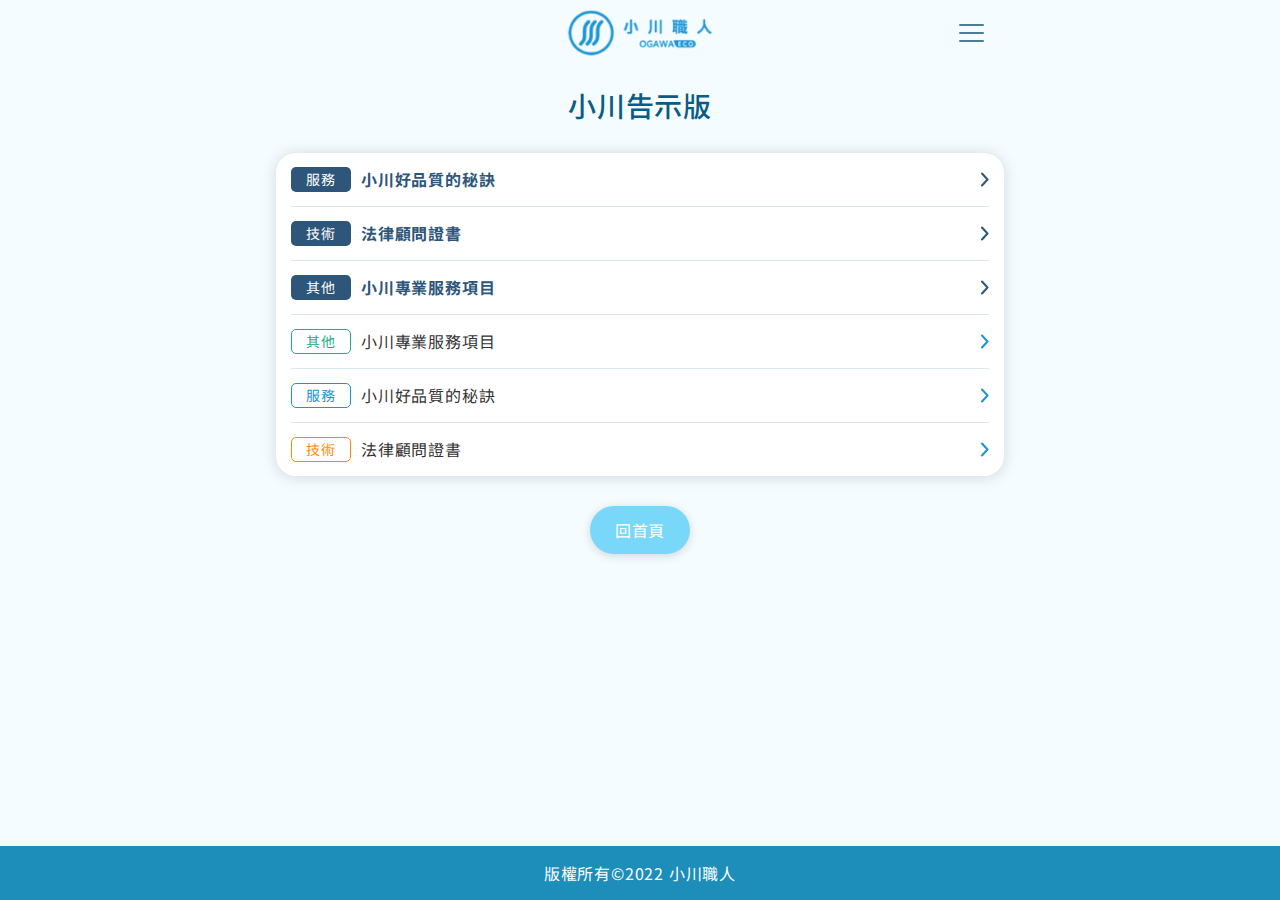
<file: news.html>
<!DOCTYPE html>
<html lang="zh">
<head>
    <meta charset="UTF-8">
    <meta http-equiv="X-UA-Compatible" content="IE=edge">
    <meta name="viewport" content="width=device-width, initial-scale=1.0">
    <link rel="preconnect" href="https://fonts.googleapis.com">
    <link rel="preconnect" href="https://fonts.gstatic.com" crossorigin>
    <link href="https://fonts.googleapis.com/css2?family=Noto+Sans+TC:wght@100;300;400;500;700;900&display=swap" rel="stylesheet">
    <link rel="stylesheet" href="./public/css/bootstrap/bootstrap.css">
    <link rel="stylesheet" href="./public/css/style.css">
    <title>小川職人後台</title>
</head>
<body>
    <div class="container">
        <header class="header-page">
            <a href="./index.html"><img class="logo-page" src="./public/img/logo.png" alt=""></a>
            <div class="menu">
                <div class="bar bar-top"></div>
                <div class="bar bar-middle"></div>
                <div class="bar bar-bottom"></div>
            </div>
            <nav class="nav-main">
                <ul>
                    <li class="active">
                        <a href="./news.html">
                            <svg width="70" height="70" viewBox="0 0 70 70" fill="none" xmlns="http://www.w3.org/2000/svg">
                                <path d="M60.2268 10.4803C59.6882 10.1658 59.0757 10 58.452 10C57.8283 10 57.2158 10.1658 56.6772 10.4803L36.1053 22.2445H20.3033C19.4368 22.2454 18.6061 22.59 17.9934 23.2027C17.3807 23.8154 17.036 24.6462 17.0351 25.5127V25.5127H10.9903C10.465 25.5131 9.94495 25.6172 9.45992 25.8189C8.97488 26.0207 8.53442 26.3161 8.16375 26.6884C7.79308 27.0606 7.49949 27.5023 7.2998 27.9882C7.10011 28.4741 6.99824 28.9946 7.00002 29.5199V38.4973C7.00092 39.5556 7.42151 40.5704 8.16954 41.3191C8.91758 42.0678 9.93201 42.4892 10.9903 42.491H17.0351V42.5079C17.036 43.3745 17.3807 44.2052 17.9934 44.8179C18.6061 45.4306 19.4368 45.7752 20.3033 45.7761H21.5781L18.1268 51.7803C17.4337 53.037 17.2611 54.5154 17.6461 55.8981C18.031 57.2807 18.9428 58.4572 20.1857 59.1749C21.4285 59.8927 22.9032 60.0944 24.2932 59.7368C25.6831 59.3792 26.8774 58.4907 27.6195 57.2623L34.2508 45.7761H36.1053L56.6772 57.5505C57.2159 57.8647 57.8284 58.0302 58.452 58.0302C59.0757 58.0302 59.6881 57.8647 60.2268 57.5505C60.7689 57.2407 61.2187 56.7924 61.5303 56.2514C61.8419 55.7105 62.004 55.0964 61.9999 54.4721V13.5553C62.0037 12.9315 61.8415 12.318 61.5299 11.7776C61.2183 11.2372 60.7686 10.7895 60.2268 10.4803V10.4803ZM17.0351 40.4569H10.9903C10.4712 40.456 9.97367 40.2491 9.60691 39.8817C9.24016 39.5143 9.03417 39.0164 9.03417 38.4973V29.5199C9.03506 29.0014 9.24145 28.5044 9.60811 28.1377C9.97477 27.771 10.4718 27.5647 10.9903 27.5638H17.0351V40.4569ZM25.8498 56.2452C25.6234 56.6377 25.3218 56.9817 24.9623 57.2574C24.6028 57.5332 24.1924 57.7353 23.7546 57.8522C23.4626 57.9301 23.1618 57.97 22.8596 57.9708C22.2553 57.9684 21.6622 57.8073 21.1398 57.5036C20.6173 57.2 20.1837 56.7646 19.8823 56.2408C19.5809 55.717 19.4224 55.1233 19.4225 54.519C19.4226 53.9147 19.5814 53.321 19.8829 52.7973L23.9512 45.7761H31.9014L25.8498 56.2452ZM36.051 43.742H20.3033C19.9763 43.7411 19.663 43.6108 19.4317 43.3796C19.2005 43.1483 19.0702 42.835 19.0693 42.5079V25.5127C19.0693 25.1854 19.1993 24.8715 19.4307 24.6401C19.6622 24.4086 19.976 24.2786 20.3033 24.2786H36.051V43.742ZM59.9658 54.4619C59.966 54.7287 59.896 54.9909 59.7629 55.2221C59.6299 55.4534 59.4384 55.6456 59.2076 55.7795C58.9769 55.9134 58.715 55.9843 58.4482 55.9851C58.1814 55.986 57.9191 55.9166 57.6875 55.7841L38.0852 44.576V23.4514L57.6875 12.2331C57.9193 12.1017 58.1814 12.0332 58.4478 12.0345C58.7141 12.0358 58.9756 12.1069 59.206 12.2406C59.4364 12.3743 59.6277 12.5661 59.761 12.7967C59.8943 13.0273 59.9649 13.2889 59.9658 13.5553V54.4619Z" fill="#5FAEC9"/>
                            </svg>
                            <span>公告欄</span>
                        </a>
                    </li>
                    <li>
                        <a href="./apply.html">
                            <svg width="70" height="70" viewBox="0 0 70 70" fill="none" xmlns="http://www.w3.org/2000/svg">
                                <path d="M56.9264 17.3811H43.2302V14.9699C43.2285 13.917 42.8092 12.9077 42.0644 12.1635C41.3196 11.4193 40.31 11.0009 39.2571 11H30.5396C29.4869 11.0009 28.4777 11.4194 27.7334 12.1637C26.9891 12.908 26.5705 13.9173 26.5697 14.9699V17.3811H12.8572C11.3054 17.3863 9.81856 18.005 8.72123 19.1024C7.6239 20.1997 7.00515 21.6865 7 23.2384V53.1428C7.00515 54.6946 7.6239 56.1814 8.72123 57.2788C9.81856 58.3761 11.3054 58.9949 12.8572 59H56.9264C58.4782 58.9949 59.9651 58.3761 61.0624 57.2788C62.1597 56.1814 62.7785 54.6946 62.7836 53.1428V23.2514C62.7819 21.6973 62.1647 20.2071 61.067 19.107C59.9693 18.0068 58.4805 17.3863 56.9264 17.3811ZM28.5221 14.9699C28.5229 14.4351 28.7358 13.9224 29.1139 13.5443C29.4921 13.1661 30.0047 12.9533 30.5396 12.9524H39.2571C39.7924 12.9524 40.3059 13.1649 40.6848 13.5431C41.0637 13.9214 41.277 14.4345 41.2778 14.9699V17.3811H28.5221V14.9699ZM12.8572 57.0736C11.8229 57.0693 10.8322 56.6566 10.1008 55.9252C9.36947 55.1938 8.95669 54.2031 8.95241 53.1688V23.2514C8.95669 22.2171 9.36947 21.2264 10.1008 20.495C10.8322 19.7636 11.8229 19.3508 12.8572 19.3466H17.4129V57.0931L12.8572 57.0736ZM19.3653 57.0736V19.327H50.4118V57.0736H19.3653ZM60.8345 53.1688C60.8302 54.2031 60.4174 55.1938 59.686 55.9252C58.9547 56.6566 57.9639 57.0693 56.9296 57.0736H52.374V19.327H56.9296C57.9639 19.3313 58.9547 19.7441 59.686 20.4755C60.4174 21.2068 60.8302 22.1975 60.8345 23.2318V53.1688Z" fill="#5FAEC9"/>
                                <path d="M42.8918 35.7696V40.6376H37.3339V46.1987H32.4659V40.6376H26.9048V35.7696H32.4659V30.2085H37.3339V35.7696H42.8918Z" fill="#5FAEC9"/>
                            </svg>
                            <span>補給申請</span>
                        </a>
                    </li>
                    <li>
                        <a href="./inform.html">
                            <svg width="70" height="70" viewBox="0 0 70 70" fill="none" xmlns="http://www.w3.org/2000/svg">
                                <path d="M57.6266 6.64072V1H8V62.9615H13.3734V68.6101H63V6.64072H57.6266ZM10.3585 60.603V3.35849H55.2681V60.603H10.3585ZM60.6415 66.2516H15.7319V62.9733H57.6266V8.99921H60.6415V66.2516Z" fill="#5FAEC9"/>
                                <path d="M48.5818 12.2261H17.0488V17.7056H48.5818V12.2261Z" fill="#5FAEC9"/>
                                <path d="M48.5818 22.4473H17.0488V24.9591H48.5818V22.4473Z" fill="#5FAEC9"/>
                                <path d="M48.5818 28.6138H17.0488V31.1256H48.5818V28.6138Z" fill="#5FAEC9"/>
                                <path d="M48.5818 34.7773H17.0488V37.2891H48.5818V34.7773Z" fill="#5FAEC9"/>
                                <path d="M36.5849 40.9448H17.0488V43.4566H36.5849V40.9448Z" fill="#5FAEC9"/>
                                <path d="M36.5849 47.1084H17.0488V49.6202H36.5849V47.1084Z" fill="#5FAEC9"/>
                            </svg>
                            <span>原廠聯絡資訊</span>
                        </a>
                    </li>
                </ul>
            </nav>
        </header>
        <main>
            <h1 class="page-title">小川告示版</h1>
            <div class="box-common mb-30">
                <div class="box-common_content announce">
                    <a href="./news-inner.html" class="d-flex aligm-items-center announce_content not-read">
                        <div class="announce-tag">服務</div>
                        <span>小川好品質的秘訣</span>
                        <img class="arrow" src="./public/img/icon_arrow-deep-right.svg" alt="">
                    </a>
                    <a href="./news-inner.html" class="d-flex aligm-items-center announce_content not-read">
                        <div class="announce-tag">技術</div>
                        <span>法律顧問證書</span>
                        <img class="arrow" src="./public/img/icon_arrow-deep-right.svg" alt="">
                    </a>
                    <a href="./news-inner.html" class="d-flex aligm-items-center announce_content not-read">
                        <div class="announce-tag">其他</div>
                        <span>小川專業服務項目</span>
                        <img class="arrow" src="./public/img/icon_arrow-deep-right.svg" alt="">
                    </a>
                    <a href="./news-inner.html" class="d-flex aligm-items-center announce_content announce-other">
                        <div class="announce-tag announce-tag-other">其他</div>
                        <span>小川專業服務項目</span>
                        <img class="arrow" src="./public/img/icon_arrow-main-right.svg" alt="">
                    </a>
                    <a href="./news-inner.html" class="d-flex aligm-items-center announce_content announce-service">
                        <div class="announce-tag announce-tag-service">服務</div>
                        <span>小川好品質的秘訣</span>
                        <img class="arrow" src="./public/img/icon_arrow-main-right.svg" alt="">
                    </a>
                    <a href="./news-inner.html" class="d-flex aligm-items-center announce_content announce-technic">
                        <div class="announce-tag announce-tag-technic">技術</div>
                        <span>法律顧問證書</span>
                        <img class="arrow" src="./public/img/icon_arrow-main-right.svg" alt="">
                    </a>
                </div>
            </div>
            <a class="btn-bg-blue btn-medium mx-auto" href="./index.html">回首頁</a>
        </main>
        
    </div>

    <footer>版權所有©2022 小川職人</footer>

    <script src="./public/js/jquery/jquery.min.js"></script>
    <script src="./public/js/bootstrap/bootstrap.bundle.min.js"></script>
    <script src="./public/js/common.js"></script>
</body>
</html>
</file>
<file: public/css/style.css>
@import url("https://fonts.googleapis.com/css2?family=Noto+Sans+TC:wght@100;300;400;500;700;900&display=swap");
body {
  color: #333333;
  font-family: "Noto Sans TC", sans-serif;
  letter-spacing: 0.05em;
  background-color: #F4FCFF;
}

a {
  text-decoration: none;
  color: #333333;
}

a:hover {
  text-decoration: none;
  color: #333333;
}

ul {
  list-style: none;
  padding: 0;
  margin: 0;
}

input::-webkit-outer-spin-button, input::-webkit-inner-spin-button {
  -webkit-appearance: none;
}

input[type="number"] {
  -moz-appearance: none;
}

select, input {
  height: 45px;
}

textarea, input, select {
  background-color: transparent;
  color: #333333;
  font-family: "Noto Sans TC", sans-serif;
  letter-spacing: 0.05em;
  border: 0;
  outline: none;
  border: 1px solid #DFDFDF;
  border-radius: 15px;
  padding: 5px 10px;
}

button {
  background-color: transparent;
  outline: none;
  border: 0;
}

main {
  min-height: calc(100vh - 65px - 104px);
  padding-top: 1.5rem;
}

.color-gray {
  color: #818181;
}

.color-blue {
  color: #2E567A;
}

.color-great {
  color: #21AC88;
}

.color-normal {
  color: #FF8B03;
}

.color-bad {
  color: #CD3B3B;
}

.font-14 {
  font-size: 14px;
}

.font-22 {
  font-size: 22px;
}

.bg-btn {
  background-color: #01B7F5;
}

.mb-30 {
  margin-bottom: 30px;
}

.cover-box {
  position: relative;
}

.cover-box_img {
  position: absolute;
  width: 100%;
  height: 100%;
  -o-object-fit: cover;
     object-fit: cover;
}

.select-box-blueborder {
  border: 1px solid #7CDEFF;
  background-color: #fff;
  -webkit-box-shadow: 0px 1px 7px rgba(0, 0, 0, 0.15);
          box-shadow: 0px 1px 7px rgba(0, 0, 0, 0.15);
  -webkit-appearance: none;
  -moz-appearance: none;
  appearance: none;
  background-image: url(../img/icon_arrow-lightblue-down.svg);
  background-position: calc(100% - 20px) center;
  background-size: 13px;
  background-repeat: no-repeat;
}

.btn-return {
  color: #fff;
  font-size: 15px;
  padding: 5px 16px;
  -webkit-transition: 0.3s;
  transition: 0.3s;
  border: 1px solid #01B7F5;
  background-color: #01B7F5;
}

.btn-return:hover {
  color: #01B7F5;
  background-color: transparent;
}

.btn-common {
  padding: 7px 15px;
  border-radius: 15px;
  border: 1px solid #01B7F5;
  display: -webkit-box;
  display: -ms-flexbox;
  display: flex;
  -webkit-box-align: center;
      -ms-flex-align: center;
          align-items: center;
  color: #01B7F5;
  width: -webkit-fit-content;
  width: -moz-fit-content;
  width: fit-content;
}

.btn-common.btn-brown {
  border-color: #B87A0C;
  color: #B87A0C;
}

.btn-icon img {
  width: 13px !important;
  margin-right: 5px;
}

.btn-icon span {
  font-size: 14px;
}

.btn-round {
  padding: 10px 40px;
  border-radius: 100px;
}

.btn-bg-light {
  background-color: #E3F7FF;
  color: #1B94D3;
}

.btn-bg-white {
  background-color: #fff;
  color: #333333;
}

.btn-bg-blue {
  background-color: #79D8F9;
  color: #fff;
}

.btn-big {
  width: 130px;
  height: 60px;
  display: -webkit-box;
  display: -ms-flexbox;
  display: flex;
  -webkit-box-align: center;
      -ms-flex-align: center;
          align-items: center;
  -webkit-box-pack: center;
      -ms-flex-pack: center;
          justify-content: center;
  border-radius: 100px;
  -webkit-box-shadow: 0px 2px 10px rgba(0, 0, 0, 0.15);
          box-shadow: 0px 2px 10px rgba(0, 0, 0, 0.15);
}

.btn-medium {
  width: 100px;
  height: 48px;
  display: -webkit-box;
  display: -ms-flexbox;
  display: flex;
  -webkit-box-align: center;
      -ms-flex-align: center;
          align-items: center;
  -webkit-box-pack: center;
      -ms-flex-pack: center;
          justify-content: center;
  border-radius: 100px;
  -webkit-box-shadow: 0px 2px 10px rgba(0, 0, 0, 0.15);
          box-shadow: 0px 2px 10px rgba(0, 0, 0, 0.15);
}

.btn-yellow {
  background-color: rgba(255, 240, 213, 0.71);
  -webkit-box-shadow: 0px 2px 10px rgba(0, 0, 0, 0.15);
          box-shadow: 0px 2px 10px rgba(0, 0, 0, 0.15);
  border-radius: 13px;
  padding: 13px 23px;
  display: -webkit-inline-box;
  display: -ms-inline-flexbox;
  display: inline-flex;
  -webkit-box-align: center;
      -ms-flex-align: center;
          align-items: center;
}

.btn-yellow img {
  width: 18px;
  margin-right: 5px;
}

.btn-yellow span {
  color: #B87A0C;
  font-size: 14px;
}

.header-login {
  padding: 20px 40px;
}

.header-page {
  height: 65px;
  width: 100%;
  position: relative;
}

.header-page .back {
  position: absolute;
  width: 30px;
  height: 30px;
  top: 50%;
  left: 0;
  display: -webkit-box;
  display: -ms-flexbox;
  display: flex;
  -webkit-box-align: center;
      -ms-flex-align: center;
          align-items: center;
  -webkit-box-pack: center;
      -ms-flex-pack: center;
          justify-content: center;
  -webkit-transform: translateY(-50%);
          transform: translateY(-50%);
}

.header-page .back img {
  width: 12px;
}

.hr-common {
  border: 1px solid #EFEFEF;
  opacity: 1;
  margin: 20px 0;
}

.container {
  max-width: 768px;
  width: 100%;
  padding: 0 20px;
}

.box-common {
  -webkit-box-shadow: 0px 1px 15px rgba(0, 0, 0, 0.15);
          box-shadow: 0px 1px 15px rgba(0, 0, 0, 0.15);
  border-radius: 20px;
  overflow: hidden;
  background-color: #fff;
}

.box-common_content {
  padding: 15px;
  border-radius: 20px;
}

.box_title {
  background: -webkit-gradient(linear, left top, left bottom, from(#59DEEF), to(#32B5E6));
  background: linear-gradient(180deg, #59DEEF 0%, #32B5E6 100%);
  border-radius: 20px 20px 0px 0px;
  padding: 10px 0;
  text-align: center;
  margin: 0;
  color: #fff;
  font-size: 18px;
  font-weight: 600;
}

.logo-login {
  width: 180px;
}

.logo-page {
  width: 150px;
  top: 50%;
  position: absolute;
  left: 50%;
  -webkit-transform: translate(-50%, -50%);
          transform: translate(-50%, -50%);
}

.menu {
  width: 25px;
  height: 18px;
  position: absolute;
  top: 50%;
  right: 20px;
  -webkit-transform: translateY(-50%);
          transform: translateY(-50%);
  cursor: pointer;
  z-index: 80;
}

.menu .bar {
  width: 100%;
  background-color: #4D7E98;
  height: 2px;
  border-radius: 100px;
  position: absolute;
  left: 0;
  -webkit-transition: 0.5s ease-in-out;
  transition: 0.5s ease-in-out;
}

.menu .bar-top {
  top: 0;
}

.menu .bar-middle {
  top: 50%;
  -webkit-transform: translateY(-50%);
          transform: translateY(-50%);
}

.menu .bar-bottom {
  bottom: 0;
}

.menu.active .bar-top {
  top: 50%;
  left: 50%;
  -webkit-transform: translate(-50%, -50%) rotate(45deg);
          transform: translate(-50%, -50%) rotate(45deg);
}

.menu.active .bar-middle {
  opacity: 0;
}

.menu.active .bar-bottom {
  bottom: 50%;
  left: 50%;
  -webkit-transform: translate(-50%, 50%) rotate(-45deg);
          transform: translate(-50%, 50%) rotate(-45deg);
}

.nav-main {
  position: fixed;
  max-width: 768px;
  width: 100%;
  height: 100vh;
  padding: 0 20px;
  top: 0;
  left: 50%;
  -webkit-transform: translateX(-50%);
          transform: translateX(-50%);
  background-color: rgba(255, 255, 255, 0.9);
  padding: 85px 20px 40px;
  -webkit-box-shadow: 0px 1px 10px rgba(0, 0, 0, 0.2);
          box-shadow: 0px 1px 10px rgba(0, 0, 0, 0.2);
  -webkit-backdrop-filter: blur(5px);
          backdrop-filter: blur(5px);
  display: none;
  z-index: 70;
}

.nav-main ul {
  display: -webkit-box;
  display: -ms-flexbox;
  display: flex;
  -ms-flex-wrap: wrap;
      flex-wrap: wrap;
}

.nav-main ul li {
  width: 50%;
  margin-bottom: 15px;
}

.nav-main ul li a {
  text-align: center;
  width: 100%;
  display: block;
  border: 1px solid #99BBCD;
  border-radius: 20px;
  padding: 30px 0;
}

.nav-main ul li a svg {
  width: 70px;
  display: block;
  margin: 0 auto 10px;
}

.nav-main ul li a span {
  color: #3B839B;
  width: 100%;
  display: block;
}

.nav-main ul li:last-child {
  margin-bottom: 0;
}

.nav-main ul li:nth-child(odd) {
  padding-right: 10px;
}

.nav-main ul li:nth-child(even) {
  padding-left: 10px;
}

.nav-main ul li.active a {
  border-color: transparent;
  background: -webkit-gradient(linear, left top, left bottom, from(#59DEEF), to(#32B5E6));
  background: linear-gradient(180deg, #59DEEF 0%, #32B5E6 100%);
}

.nav-main ul li.active a svg path {
  fill: #fff;
}

.nav-main ul li.active a span {
  color: #fff;
}

.login-bg {
  background-image: url(../img/login_bg.png);
  width: 100vw;
  height: 100vh;
  background-position: center center;
  background-size: cover;
  background-repeat: no-repeat;
}

.login_text {
  padding: 130px 0 0 40px;
}

.login_text h1 {
  font-size: calc(1.5rem + 1.5vw);
  color: #2E567A;
  margin: 0 0 50px;
  font-weight: 600;
}

.login_btn {
  width: 270px;
  height: 60px;
  padding: 0 30px;
  border-radius: 20px;
  border: 1px solid #2E567A;
  margin-bottom: 20px;
  -webkit-transition: 0.3s;
  transition: 0.3s;
}

.login_btn img {
  width: 30px;
  margin-right: 20px;
}

.login_btn span {
  color: #2E567A;
}

.login_btn:last-child {
  margin-bottom: 0;
}

.login_btn:hover {
  background-color: rgba(255, 255, 255, 0.35);
  border-color: transparent;
}

.login_btn-send {
  border-radius: 15px;
  padding: 10px 35px;
  border: 1px solid #2E567A;
  -webkit-transition: 0.3s;
  transition: 0.3s;
}

.login_btn-send:hover {
  border-color: #1B94D3;
  color: #1B94D3;
}

.login_btn-underline {
  text-decoration: underline;
  -webkit-transition: 0.3s;
  transition: 0.3s;
}

.login_btn-underline:hover {
  color: #1B94D3;
  text-decoration: underline;
}

.login_input_content {
  margin-bottom: 50px;
}

.login_input_content label {
  width: 100px;
  color: #2E567A;
}

.login_input_content input {
  width: 280px;
  border-bottom: 1px solid #2E567A;
  border-radius: 0;
  border-color: transparent transparent #2E567A transparent;
}

.login_input_content input::-webkit-input-placeholder {
  color: #A2ABAF;
}

.login_input_content input:-ms-input-placeholder {
  color: #A2ABAF;
}

.login_input_content input::-ms-input-placeholder {
  color: #A2ABAF;
}

.login_input_content input::placeholder {
  color: #A2ABAF;
}

.login_input_content #count {
  margin-left: 20px;
  color: #2E567A;
  font-weight: 300;
}

.login_input_bottom {
  width: 380px;
}

.login_input_bottom a {
  color: #2E567A;
  font-size: 0.9375rem;
}

.copyright {
  position: absolute;
  color: #fff;
  font-size: 0.875rem;
  right: 40px;
  bottom: 20px;
}

.tag {
  width: 60px;
  display: -webkit-box;
  display: -ms-flexbox;
  display: flex;
  -webkit-box-align: center;
      -ms-flex-align: center;
          align-items: center;
  -webkit-box-pack: center;
      -ms-flex-pack: center;
          justify-content: center;
  color: #fff;
  font-weight: 600;
  padding: 2px 0;
  font-size: 13px;
}

.tag-abnormal {
  background-color: #CD3B3B;
}

.tag-custom {
  background-color: #735ABB;
}

.case_content h3 {
  width: calc(100% - 160px);
}

.case_btn {
  width: 145px;
}

.case_btn .icon_inform {
  width: 30px;
  -webkit-transition: 0.3s;
  transition: 0.3s;
}

.case_btn .icon_inform:hover path {
  fill: #1B94D3;
}

.case_btn .case-arrow {
  width: 9px;
  -webkit-transform: rotate(90deg) translateY(5px);
          transform: rotate(90deg) translateY(5px);
  margin-left: 5px;
  -webkit-transition: 0.3s;
  transition: 0.3s;
}

.case_btn .case-arrow.active {
  -webkit-transform: rotate(-90deg) translateY(5px);
          transform: rotate(-90deg) translateY(5px);
}

.case_table {
  background-color: #F6F7FC;
  border-radius: 15px;
  padding: 10px 15px;
}

.case_table_title {
  padding-bottom: 10px;
  border-bottom: 1px solid #E6E7EF;
  margin-bottom: 10px;
}

.case_table_title span {
  color: #1B94D3;
  font-weight: 600;
}

.case_table_content span {
  color: #5F5F5F;
}

.case_table_item {
  width: calc(100% - 55px);
}

.case_table_item.state {
  display: -webkit-box;
  display: -ms-flexbox;
  display: flex;
  -webkit-box-align: center;
      -ms-flex-align: center;
          align-items: center;
}

.case_table_item.state .icon_alert {
  margin-right: 8px;
  -webkit-transform: translateY(2px);
          transform: translateY(2px);
}

.case_table_item.abnormal {
  color: #CD3B3B;
}

.case_table_item.abnormal .icon_alert path {
  fill: #CD3B3B;
}

.case_table_item.custom {
  color: #735ABB;
}

.case_table_item.custom .icon_alert path {
  fill: #735ABB;
}

.case_table_num {
  width: 55px;
  text-align: center;
}

.case-abnormal {
  border: 2px solid #CD3B3B;
  -webkit-box-shadow: 0px 1px 15px rgba(205, 58, 58, 0.3);
          box-shadow: 0px 1px 15px rgba(205, 58, 58, 0.3);
}

.case-custom {
  border: 2px solid #735ABB;
  -webkit-box-shadow: 0px 1px 15px rgba(121, 74, 214, 0.3);
          box-shadow: 0px 1px 15px rgba(121, 74, 214, 0.3);
}

.case-state .case_content h3 {
  width: calc(100% - 60px - 160px);
  padding: 0 10px;
}

.case-state_title {
  border-radius: 100px;
  padding: 6px 15px;
  font-weight: 600;
  margin-right: 10px;
  font-size: 14px;
}

.case-state_title.abnormal {
  color: #CD3B3B;
  background-color: #FFE8E8;
}

.case-state_title.custom {
  color: #735ABB;
  background-color: #F0E8FF;
}

.case-state_content.abnormal {
  color: #CD3B3B;
}

.case-state_content.custom {
  color: #735ABB;
}

.case-name {
  color: #4A4A4A;
  font-size: 32px;
  margin: 0 0 30px;
}

.case_hide {
  display: none;
}

.case-arrow {
  width: 100%;
  display: -webkit-box;
  display: -ms-flexbox;
  display: flex;
  -webkit-box-align: center;
      -ms-flex-align: center;
          align-items: center;
  -webkit-box-pack: center;
      -ms-flex-pack: center;
          justify-content: center;
  cursor: pointer;
}

.case-arrow span {
  font-size: 14px;
  color: #0B5C85;
  margin-right: 8px;
}

.case-arrow img {
  width: 8px;
  display: block;
  -webkit-transform: rotate(90deg);
          transform: rotate(90deg);
}

.case-arrow.active img {
  -webkit-transform: rotate(-90deg);
          transform: rotate(-90deg);
}

.list_title {
  margin-right: 15px;
}

.list_title img {
  width: 18px;
  margin-right: 8px;
}

.list_title h4 {
  margin: 0;
  font-size: 16px;
  color: #1B94D3;
}

.list_title-second {
  font-size: 16px;
  margin: 0 15px 0 0;
}

.list_title-second.abnormal {
  color: #CD3B3B;
}

.list_title-second.custom {
  color: #735ABB;
}

.list_content {
  color: #818181;
  margin: 0;
  font-size: 15px;
  font-weight: 300;
}

.list-common {
  position: relative;
}

.list-common .contact {
  position: absolute;
  top: 50%;
  right: 0;
  -webkit-transform: translateY(-50%);
          transform: translateY(-50%);
}

.list-common .contact a {
  display: -webkit-box;
  display: -ms-flexbox;
  display: flex;
  -webkit-box-align: center;
      -ms-flex-align: center;
          align-items: center;
  -webkit-box-pack: center;
      -ms-flex-pack: center;
          justify-content: center;
  width: 32px;
  height: 32px;
  border-radius: 50%;
  border: 1px solid #01B7F5;
  margin-left: 9px;
}

.list-common .contact a img {
  width: 50%;
}

.list-common.phone .list_content {
  width: calc(100% - 93px - 15px - 60px);
}

.list-common.address .list_title {
  width: 100%;
  margin-bottom: 5px;
}

.list-common.address .list_content {
  width: calc(100% - 36px);
  padding-left: 23px;
}

.list-common.address .contact {
  bottom: 0;
  top: inherit;
  -webkit-transform: none;
          transform: none;
}

.list-common.long-text .list_title {
  width: 100%;
  margin-right: 0;
  margin-bottom: 5px;
}

.list-common.long-text .list_content {
  padding-left: 25px;
  width: 100%;
}

.list-common.contact-record .list_title {
  width: 100%;
}

.list-common.contact-record .contact-record_state {
  background-color: #F6F7FC;
  border-radius: 15px;
  padding: 8px 17px;
  margin-right: 20px;
}

.list-common_second {
  width: 100%;
  margin-top: 5px;
}

.list-common_second .receipt {
  width: 170px;
  padding-bottom: calc(170px * 0.62);
  border-radius: 20px;
  overflow: hidden;
  cursor: pointer;
}

.list-price .input-box {
  display: -webkit-box;
  display: -ms-flexbox;
  display: flex;
  -ms-flex-wrap: wrap;
      flex-wrap: wrap;
  -webkit-box-align: center;
      -ms-flex-align: center;
          align-items: center;
  margin-bottom: 15px;
}

.list-price .input-box label {
  width: 75px;
}

.list-price .input-box input {
  width: calc(100% - 75px);
}

.list-price .input-box:last-child {
  margin-bottom: 0;
}

.list-price .input-box.self input {
  width: calc(100% - 75px - 100px - 10px);
}

.list-price .input-box.self .select_item {
  width: 100px;
  margin-left: 10px;
}

.list-receipt-upload .receipt {
  position: relative;
  background-color: #E3F7FF;
}

.list-receipt-upload .receipt .icon_plus {
  width: 25px;
  height: 25px;
  border-radius: 50%;
  position: absolute;
  top: 50%;
  left: 50%;
  -webkit-transform: translate(-50%, -50%);
          transform: translate(-50%, -50%);
  -webkit-box-shadow: 0px 2px 10px rgba(0, 0, 0, 0.15);
          box-shadow: 0px 2px 10px rgba(0, 0, 0, 0.15);
  background-color: #7ADDFF;
  display: -webkit-box;
  display: -ms-flexbox;
  display: flex;
  -webkit-box-align: center;
      -ms-flex-align: center;
          align-items: center;
  -webkit-box-pack: center;
      -ms-flex-pack: center;
          justify-content: center;
}

.list-receipt-upload .receipt .icon_plus img {
  width: 11px;
}

.list-receipt-upload .receipt #receipt_pic {
  position: absolute;
  width: 100%;
  height: 100%;
  -o-object-fit: contain;
     object-fit: contain;
  top: 0;
  left: 0;
  opacity: 0;
}

.list-receipt-upload input {
  position: absolute;
  width: 100%;
  height: 100%;
  top: 0;
  left: 0;
  opacity: 0;
}

.list-receipt-upload button {
  position: relative;
  margin-top: 10px;
  display: none;
}

.list-social_content {
  display: -webkit-box;
  display: -ms-flexbox;
  display: flex;
  -ms-flex-wrap: wrap;
      flex-wrap: wrap;
}

.list-social_content label {
  width: 95px;
}

.list-social_content .select {
  width: calc(100% - 95px);
}

.list-make-time {
  width: 100%;
  display: -webkit-box;
  display: -ms-flexbox;
  display: flex;
  -webkit-box-align: center;
      -ms-flex-align: center;
          align-items: center;
}

.list-make-time input {
  width: calc(100% - 75px);
}

.list-make-time span {
  width: 75px;
  text-align: right;
  display: block;
}

.pic_box {
  width: 100px;
  height: 100px;
  border-radius: 15px;
  overflow: hidden;
  position: relative;
  margin-bottom: 10px;
  margin-right: 10px;
  cursor: pointer;
}

.pic_box_img, .pic_box_video {
  position: absolute;
  width: 100%;
  height: 100%;
  -o-object-fit: cover;
     object-fit: cover;
}

.pic_box_arrow {
  width: 40px;
  position: absolute;
  top: 50%;
  left: 50%;
  -webkit-transform: translate(-50%, -50%);
          transform: translate(-50%, -50%);
}

.pic_mask {
  position: absolute;
  width: 100%;
  height: 100%;
  background-color: rgba(0, 0, 0, 0.33);
}

.pic-modal {
  position: fixed;
  width: 100vw;
  height: 100vh;
  background-color: #000;
  top: 0;
  left: 0;
  display: none;
  z-index: 100;
}

.pic-modal_close {
  position: absolute;
  width: 30px;
  top: 20px;
  right: 20px;
}

.pic-modal_arrow {
  position: absolute;
  width: 30px;
  height: 30px;
  display: -webkit-box;
  display: -ms-flexbox;
  display: flex;
  -webkit-box-align: center;
      -ms-flex-align: center;
          align-items: center;
  -webkit-box-pack: center;
      -ms-flex-pack: center;
          justify-content: center;
  cursor: pointer;
  top: 50%;
}

.pic-modal_arrow img {
  width: 10px;
}

.pic-modal_arrow.prev {
  left: 20px;
  -webkit-transform: scaleX(-1) translateY(-50%);
          transform: scaleX(-1) translateY(-50%);
}

.pic-modal_arrow.next {
  right: 20px;
  -webkit-transform: translateY(-50%);
          transform: translateY(-50%);
}

.pic-modal_content {
  max-width: 768px;
  width: 100%;
  height: 100vh;
  margin: 0 auto;
  position: relative;
}

.pic-modal_img {
  position: absolute;
  width: 100%;
  height: 100%;
  -o-object-fit: contain;
     object-fit: contain;
  top: 0;
  left: 0;
  display: none;
}

.pic-modal_video {
  width: 100%;
  height: 100%;
  position: relative;
  display: none;
}

.pic-modal_video video {
  position: absolute;
  width: 100%;
  height: 100%;
  -o-object-fit: contain;
     object-fit: contain;
  top: 0;
  left: 0;
}

.pic-modal_video.playing .pic-modal_varrow {
  width: 100%;
  height: 100%;
  opacity: 0;
}

.pic-modal_varrow {
  position: absolute;
  width: 100px;
  top: 50%;
  left: 50%;
  -webkit-transform: translate(-50%, -50%);
          transform: translate(-50%, -50%);
  cursor: pointer;
}

footer {
  background-color: #1C8EB9;
  padding: 15px;
  width: 100%;
  color: #fff;
  text-align: center;
  margin-top: 50px;
}

.modal-dialog {
  margin: 6rem auto;
}

.modal-content {
  border-radius: 25px;
  border: 0;
  padding: 15px 20px;
  position: relative;
}

.modal-header {
  padding: 0 0 10px;
  border-bottom: 1px solid #efefef;
  position: relative;
  -webkit-box-pack: center;
      -ms-flex-pack: center;
          justify-content: center;
}

.modal-title {
  color: #1B94D3;
  font-size: 18px;
  font-weight: 600;
  text-align: center;
}

.modal-close {
  width: 25px;
  position: absolute;
  right: 0;
  top: 5px;
  padding: 0;
}

.modal-body {
  border: 0;
  padding: 20px 0 45px;
}

.modal-footer {
  border: 0;
  position: absolute;
  width: 100%;
  padding: 0;
  -webkit-box-pack: center;
      -ms-flex-pack: center;
          justify-content: center;
  top: calc(100% + 20px);
  left: 0;
}

.modal-icon {
  width: 80px;
  display: block;
  margin: 0 auto;
}

.select_item {
  border: 1px solid #DFDFDF;
  border-radius: 15px;
  padding: 10px 15px;
  margin-bottom: 10px;
  cursor: pointer;
  -webkit-transition: 0.3s;
  transition: 0.3s;
}

.select_item:last-child {
  margin-bottom: 0;
}

.select_item img {
  width: 20px;
  -webkit-transition: 0.3s;
  transition: 0.3s;
  opacity: 0;
}

.select_item.active {
  background: #000;
  background: -webkit-gradient(linear, left top, left bottom, from(#59DEEF), to(#32B5E6));
  background: linear-gradient(180deg, #59DEEF 0%, #32B5E6 100%);
  -webkit-box-shadow: 0px 2px 10px rgba(0, 0, 0, 0.15);
          box-shadow: 0px 2px 10px rgba(0, 0, 0, 0.15);
}

.select_item.active span {
  color: #fff;
}

.select_item.active img {
  opacity: 1;
}

.select_item.customize {
  padding: 0;
  border: 0;
}

.select_item.customize input {
  width: calc(100% - 22px - 15px);
  height: 45px;
  padding: 5px 10px;
  border: 1px solid #DFDFDF;
  border-radius: 15px;
}

.select_item.customize input::-webkit-input-placeholder {
  color: #DFDFDF;
}

.select_item.customize input:-ms-input-placeholder {
  color: #DFDFDF;
}

.select_item.customize input::-ms-input-placeholder {
  color: #DFDFDF;
}

.select_item.customize input::placeholder {
  color: #DFDFDF;
}

.select_item.customize.active {
  background: transparent;
  -webkit-box-shadow: none;
          box-shadow: none;
}

.select_item.customize.active .check {
  background-color: #01B7F5;
}

.select_item.customize.active .check img {
  opacity: 1;
}

.select_item.select-machine {
  width: 100%;
}

.select_item.select-machine label {
  width: 35px;
}

.select_item.select-machine input {
  width: calc(100% - 22px - 15px - 35px);
}

.select-small .select_item {
  margin-right: 5px;
  margin-bottom: 10px;
  padding: 7px 15px;
}

.select-small .select_item span {
  font-size: 14px;
  color: #818181;
}

.select-small .select_item.active span {
  color: #fff;
}

.select-deep .select_item {
  border-color: #787A87;
}

.select-deep .select_item span {
  color: #787A87;
}

.select-deep .select_item.active {
  border: 0;
}

.check {
  width: 22px;
  height: 22px;
  border-radius: 8px;
  border: 1px solid #DFDFDF;
  display: -webkit-box;
  display: -ms-flexbox;
  display: flex;
  -webkit-box-align: center;
      -ms-flex-align: center;
          align-items: center;
  -webkit-box-pack: center;
      -ms-flex-pack: center;
          justify-content: center;
}

.check img {
  width: 80%;
  opacity: 0;
  -webkit-transition: 0.3s;
  transition: 0.3s;
}

.machine_data {
  background-color: #F6F7FC;
  border-radius: 20px;
  padding: 15px;
  margin-bottom: 15px;
}

.machine_data_name {
  color: #4D7E98;
  font-size: 18px;
  margin: 0 10px 0 0;
}

.machine_data.abnormal {
  border: 2px solid #CD3B3B;
}

.machine_data.custom {
  border: 2px solid #735ABB;
}

.machine_data:last-child {
  margin-bottom: 0;
}

.machine_data_state.abnormal label {
  color: #CD3B3B;
}

.machine_data_state.abnormal.active .check {
  background-color: #CD3B3B;
  border-color: transparent;
}

.machine_data_state.abnormal.active .check img {
  opacity: 1;
}

.machine_data_state.abnormal.active span {
  color: #CD3B3B;
}

.machine_data_state.abnormal.active .machine-add-pic span {
  color: #fff;
}

.machine_data_state.custom label {
  color: #735ABB;
}

.machine_data_state.custom.active .check {
  background-color: #735ABB;
  border-color: transparent;
}

.machine_data_state.custom.active .check img {
  opacity: 1;
}

.machine_data_state.custom.active span {
  color: #735ABB;
}

.machine_data_state.custom.active .machine-add-pic span {
  color: #fff;
}

.machine_data_state_show {
  cursor: pointer;
}

.machine_data_state_hide {
  display: none;
}

.machine-arrow {
  width: 15px;
  height: 15px;
  display: -webkit-box;
  display: -ms-flexbox;
  display: flex;
  -webkit-box-align: center;
      -ms-flex-align: center;
          align-items: center;
  -webkit-box-pack: center;
      -ms-flex-pack: center;
          justify-content: center;
  -webkit-transition: 0.3s;
  transition: 0.3s;
}

.machine-arrow img {
  width: 50%;
}

.machine-arrow.active {
  -webkit-transform: rotate(90deg);
          transform: rotate(90deg);
}

.machine-delete {
  cursor: pointer;
  width: 22px;
}

.machine_show {
  cursor: pointer;
}

.machine_hide {
  margin-top: 20px;
  display: none;
}

.machine-pic_box {
  width: 70px;
  height: 70px;
  border-radius: 10px;
  margin-right: 10px;
  margin-bottom: 10px;
  overflow: hidden;
  cursor: pointer;
}

.machine-pic_box span {
  position: absolute;
  color: #fff;
  text-shadow: 0px 1px 5px rgba(0, 0, 0, 0.5);
  bottom: 5px;
  left: 8px;
  font-size: 13px;
}

.machine-pic_mask {
  position: absolute;
  width: 100%;
  height: 100%;
  background: -webkit-gradient(linear, left top, left bottom, color-stop(64.35%, rgba(0, 0, 0, 0)), to(rgba(0, 0, 0, 0.61)));
  background: linear-gradient(180deg, rgba(0, 0, 0, 0) 64.35%, rgba(0, 0, 0, 0.61) 100%);
  top: 0;
  left: 0;
}

.machine_pic-upload {
  margin-bottom: 10px;
}

.machine_pic-upload:last-child {
  margin-bottom: 0x;
}

.machine_pic-upload .pic {
  width: 80px;
  height: 80px;
  border-radius: 10px;
  overflow: hidden;
  background-color: #DCDEEB;
  margin-bottom: 10px;
}

.machine_pic-upload .select {
  width: calc(100% - 80px);
  padding-left: 15px;
}

.machine_pic-delete {
  position: absolute;
  width: 15px;
  top: 5px;
  left: 5px;
}

.machine_pic-main {
  position: absolute;
  width: 100%;
  height: 100%;
  -o-object-fit: cover;
     object-fit: cover;
  top: 0;
  left: 0;
}

.machine-add-pic {
  display: -webkit-box;
  display: -ms-flexbox;
  display: flex;
  -webkit-box-align: center;
      -ms-flex-align: center;
          align-items: center;
  -webkit-box-pack: center;
      -ms-flex-pack: center;
          justify-content: center;
  width: 100px;
  height: 40px;
  position: relative;
  border-radius: 15px;
  cursor: pointer;
}

.machine-add-pic input {
  position: absolute;
  width: 100%;
  height: 100%;
  top: 0;
  left: 0;
  opacity: 0;
  cursor: pointer;
}

.machine input, .machine select, .machine textarea {
  border-color: #D7DAE9;
  background-color: #fff;
}

.machine .check {
  border-color: #D7DAE9;
  background-color: #fff;
}

.contact-box {
  position: fixed;
  width: 100vw;
  left: 0;
  bottom: 80px;
}

.contact-box_link {
  width: 90px;
  height: 90px;
  border-radius: 50%;
  background-color: #fff;
  -webkit-box-shadow: 0px 2px 10px rgba(0, 0, 0, 0.15);
          box-shadow: 0px 2px 10px rgba(0, 0, 0, 0.15);
  display: -webkit-box;
  display: -ms-flexbox;
  display: flex;
  -webkit-box-pack: center;
      -ms-flex-pack: center;
          justify-content: center;
  -webkit-box-align: center;
      -ms-flex-align: center;
          align-items: center;
  -ms-flex-line-pack: center;
      align-content: center;
  -ms-flex-wrap: wrap;
      flex-wrap: wrap;
  margin: 0 10px;
  cursor: pointer;
}

.contact-box_link img {
  width: 30px;
  display: block;
  margin: 0 auto 5px;
}

.contact-box_link p {
  margin: 0;
  text-align: center;
  color: #1B94D3;
  width: 100%;
  font-size: 13px;
}

.fixed-btn {
  position: fixed;
  top: 70px;
  background-color: rgba(255, 240, 213, 0.71);
  -webkit-box-shadow: 2px 2px 10px rgba(0, 0, 0, 0.2);
          box-shadow: 2px 2px 10px rgba(0, 0, 0, 0.2);
  padding: 15px 8px;
  z-index: 50;
  right: inherit;
  left: calc((100vw + 768px)/2);
  border-radius: 20px;
}

.fixed-btn_link {
  margin-bottom: 15px;
  cursor: pointer;
}

.fixed-btn_link:last-child {
  margin-bottom: 0;
}

.fixed-btn_link p {
  text-align: center;
  margin: 0;
  color: #B87A0C;
  font-size: 12px;
}

.fixed-btn_link.active .fixed-btn_icon path {
  fill: #01B7F5;
}

.fixed-btn_link.active p {
  color: #01B7F5;
}

.fixed-btn_icon {
  width: 30px;
  display: block;
  margin: 0 auto 5px;
}

.abnormal-pic {
  margin-top: 10px;
}

.abnormal-pic_content {
  width: 70px;
  height: 70px;
  border-radius: 10px;
  margin-right: 10px;
  margin-bottom: 10px;
  position: relative;
  overflow: hidden;
}

.abnormal-pic_img {
  position: absolute;
  width: 100%;
  height: 100%;
  top: 0;
  left: 0;
  -o-object-fit: cover;
     object-fit: cover;
}

.abnormal-pic_delete {
  position: absolute;
  width: 15px;
  top: 5px;
  left: 5px;
}

@media screen and (max-width: 940px) {
  .fixed-btn {
    right: 0;
    left: inherit;
    border-radius: 20px 0 0 20px;
  }
}

@media screen and (max-width: 575px) {
  .header-login {
    padding: 20px;
  }
  .logo-login {
    width: 130px;
  }
  .login-bg {
    background-image: url(/public/img/login-bg-mobile.png);
  }
  .login_text {
    padding: 80px 20px 0;
  }
  .login_text h1 {
    margin-bottom: 25px;
  }
  .login_btn {
    background-color: rgba(255, 255, 255, 0.65);
    border: 0;
  }
  .login_input {
    width: 100%;
    max-width: 280px;
  }
  .login_input_content label {
    width: 100%;
    margin-bottom: 20px;
  }
  .login_input_content input {
    width: 200px;
  }
  .login_input_content input.short {
    width: calc(100% - 53px);
  }
  .login_input_content #count {
    width: 53px;
    text-align: right;
    margin: 0;
  }
  .login_input_bottom {
    width: 280px;
  }
  .case_content h3 {
    width: 100%;
  }
  .case_btn {
    width: 100%;
    margin-top: 5px;
  }
  .case_btn a {
    margin-left: 10px;
  }
  .case-state .case_content h3 {
    width: calc(100% - 60px);
    padding-right: 0;
  }
}

@media screen and (max-width: 414px) {
  .list-social_content .select {
    width: 100%;
    margin-top: 5px;
  }
  .nav-main ul li a svg {
    width: 60px;
    margin-bottom: 5px;
  }
  .nav-main ul li a span {
    font-size: 15px;
  }
}

.announce {
  padding: 0 15px;
}

.announce_content {
  padding: 14px 0;
  border-bottom: 1px solid rgba(194, 218, 231, 0.65);
}

.announce_content span {
  width: calc(100% - 60px - 8px);
  padding: 0 10px;
  -webkit-transition: 0.3s;
  transition: 0.3s;
}

.announce_content .arrow {
  width: 8px;
  -webkit-transition: 0.3s;
  transition: 0.3s;
}

.announce_content .arrow path {
  stroke: #1B94D3;
}

.announce_content.not-read .announce-tag {
  background-color: #2E567A;
}

.announce_content.not-read span {
  color: #2E567A;
  font-weight: 700;
}

.announce_content.not-read .arrow path {
  stroke: #0B5C85;
}

.announce_content:last-child {
  border-bottom: 0;
}

.announce-tag {
  color: #fff;
  display: -webkit-box;
  display: -ms-flexbox;
  display: flex;
  -webkit-box-align: center;
      -ms-flex-align: center;
          align-items: center;
  -webkit-box-pack: center;
      -ms-flex-pack: center;
          justify-content: center;
  width: 60px;
  height: 25px;
  border-radius: 5px;
  -webkit-transition: 0.3s;
  transition: 0.3s;
  font-size: 14px;
}

.announce-tag-service {
  border: 1px solid #1B94D3;
  color: #1B94D3;
}

.announce-tag-other {
  border: 1px solid #21AC88;
  color: #21AC88;
}

.announce-tag-technic {
  border: 1px solid #FF8B03;
  color: #FF8B03;
}

.announce-title {
  color: #0B5C85;
  margin: 0;
  font-size: 22px;
}

.announce-hr {
  background-color: rgba(194, 218, 231, 0.65);
  opacity: 1;
  margin: 15px 0;
}

.announce-inner img {
  max-width: 100%;
  display: block;
  margin: 15px auto;
}

.announce-inner p {
  margin: 0 0 15px;
}

.return-title {
  font-size: 24px;
  margin: 0 0 40px;
}

.icon_question {
  cursor: pointer;
}

.service-short {
  padding: 7px 15px;
  border-radius: 15px;
  border: 1px solid #787A87;
  color: #787A87;
  margin-left: auto;
  width: -webkit-fit-content;
  width: -moz-fit-content;
  width: fit-content;
}

.page-title {
  text-align: center;
  color: #0B5C85;
  font-size: 28px;
  font-weight: 500;
  margin: 0 0 30px;
}

.apply-item {
  margin-bottom: 15px;
}

.apply-item label {
  width: 130px;
}

.apply-item:last-child {
  margin-bottom: 0;
}

.apply-box {
  width: 150px;
  border: 1px solid #DCEAF1;
  border-radius: 15px;
  height: 45px;
}

.apply-box .icon_count {
  width: 45px;
  height: 100%;
  display: -webkit-box;
  display: -ms-flexbox;
  display: flex;
  -webkit-box-align: center;
      -ms-flex-align: center;
          align-items: center;
  -webkit-box-pack: center;
      -ms-flex-pack: center;
          justify-content: center;
  cursor: pointer;
}

.apply-box .icon_count img {
  width: 13px;
}

.apply-box input {
  width: calc(100% - 90px);
  border: 0;
  text-align: center;
}

.inform-title {
  margin-bottom: 20px;
}

.inform-title img {
  width: 25px;
  margin-right: 5px;
}

.inform-title h2 {
  margin: 0;
  color: #1B94D3;
  font-size: 18px;
}

.inform-link {
  padding: 0 20px;
  border: 1px solid #96B4BF;
  border-radius: 20px;
  display: block;
  color: #608390;
  font-weight: 500;
  font-size: 17px;
  margin-bottom: 15px;
  height: 65px;
  display: -webkit-box;
  display: -ms-flexbox;
  display: flex;
  -webkit-box-align: center;
      -ms-flex-align: center;
          align-items: center;
}

.inform-link.small {
  font-size: 14px;
}

.inform-detail {
  padding: 20px;
  background-color: #F2F8FB;
  border-radius: 20px;
}

.inform-detail h3 {
  font-size: 17px;
  color: #608390;
  margin: 0 0 8px;
}

.inform-detail p {
  color: #818181;
  font-size: 15px;
  margin: 0 0 10px;
}

.inform-detail a {
  display: block;
  color: #1B94D3;
  text-decoration: underline;
}

.contact-select {
  padding: 10px 15px;
  border-radius: 15px;
  cursor: pointer;
  margin-bottom: 15px;
  border: 1px solid #DFDFDF;
}

.contact-select label {
  margin-left: 8px;
}

.contact-select .contact_date {
  font-size: 15px;
  color: #818181;
}

.contact-select.active {
  -webkit-box-shadow: none;
          box-shadow: none;
}

.contact-select.active .check {
  background: -webkit-gradient(linear, left top, left bottom, from(#59DEEF), to(#32B5E6));
  background: linear-gradient(180deg, #59DEEF 0%, #32B5E6 100%);
  border: 0;
}

.contact-select.active .check img {
  opacity: 1;
}

.announce-check:hover {
  color: #fff;
}

.announce-check.checked {
  background-color: #dbdbdb;
  color: #333333;
  -webkit-box-shadow: none;
          box-shadow: none;
}

.manager-home {
  max-width: 1400px;
  width: 100%;
  margin: 0 auto;
  padding: 0 20px;
}

.search {
  max-width: 640px;
  width: 100%;
}

.search .input-box {
  border: 1px solid #7CDEFF;
  background-color: #fff;
  -webkit-box-shadow: 0px 1px 7px rgba(0, 0, 0, 0.15);
          box-shadow: 0px 1px 7px rgba(0, 0, 0, 0.15);
}

.search select {
  width: 200px;
}

.search .input-box {
  width: calc(100% - 200px - 15px);
  border-radius: 15px;
  display: -webkit-box;
  display: -ms-flexbox;
  display: flex;
}

.search .input-box input {
  width: calc(100% - 40px);
  border: 0;
  padding-right: 0;
}

.search .input-box button {
  padding: 0;
  width: 40px;
  height: 100%;
  display: -webkit-box;
  display: -ms-flexbox;
  display: flex;
  -webkit-box-align: center;
      -ms-flex-align: center;
          align-items: center;
  -webkit-box-pack: center;
      -ms-flex-pack: center;
          justify-content: center;
}

.search .input-box button img {
  width: 20px;
}

.search .input-box.month-duration {
  background-color: transparent;
  border: 0;
  -webkit-box-shadow: none;
          box-shadow: none;
  display: none;
}

.search .input-box.month-duration span {
  width: 30px;
  text-align: center;
}

.search .input-box.month-duration select {
  width: calc((100% - 30px)/2);
}

#calendar button {
  background-color: transparent;
  border: 1px solid #7A939D;
  color: #7A939D;
  border-radius: 15px;
  -webkit-transition: 0.3s;
  transition: 0.3s;
  padding: 10px 20px;
}

#calendar button span {
  color: #7A939D;
  -webkit-transition: 0.3s;
  transition: 0.3s;
}

#calendar .fc-timeGridDay-button, #calendar .fc-timeGridWeek-button {
  margin-left: 10px;
}

#calendar .fc-button-active {
  background: -webkit-gradient(linear, left top, left bottom, from(#59DEEF), to(#32B5E6));
  background: linear-gradient(180deg, #59DEEF 0%, #32B5E6 100%);
  border: 0;
  color: #fff;
  font-weight: 600;
}

#calendar .fc-next-button, #calendar .fc-prev-button {
  padding: 8px 15px;
}

#calendar .fc-prev-button {
  margin-right: 10px;
}

#calendar .fc-theme-standard td, #calendar .fc-theme-standard th, #calendar .fc-theme-standard .fc-scrollgrid {
  border: 1px solid #99B5C0;
}

#calendar .fc-col-header-cell-cushion {
  color: #1B94D3;
  font-weight: 600;
  padding-top: 5px;
  padding-bottom: 5px;
}

#calendar .fc-daygrid-day-number {
  color: #0B5C85;
}

.search-month {
  width: 200px;
}

.technic-money {
  background: linear-gradient(86.11deg, rgba(230, 246, 255, 0) 0%, #E6F6FF 99.71%);
  -webkit-box-shadow: inset 0px 1px 12px #BCD2DA;
          box-shadow: inset 0px 1px 12px #BCD2DA;
  border-radius: 20px;
  position: relative;
  padding: 15px;
}

.technic-money .money-title {
  position: absolute;
  color: #709EB6;
  font-size: 15px;
  top: 50%;
  left: 20px;
  -webkit-transform: translateY(-50%);
          transform: translateY(-50%);
}

.technic-money p {
  color: #1B94D3;
  font-size: 36px;
  font-weight: 500;
  margin: 0;
  text-align: center;
}

.manage-case_arrow {
  display: -webkit-box;
  display: -ms-flexbox;
  display: flex;
  -webkit-box-align: center;
      -ms-flex-align: center;
          align-items: center;
  -webkit-box-pack: center;
      -ms-flex-pack: center;
          justify-content: center;
  width: 20px;
  height: 20px;
  -webkit-transition: 0.3s;
  transition: 0.3s;
  cursor: pointer;
}

.manage-case_arrow img {
  width: 8px;
}

.manage-case_arrow.active {
  -webkit-transform: rotate(90deg);
          transform: rotate(90deg);
}

.manage-case_link {
  width: 20px;
}

.manage-case_title {
  width: calc(100% - 20px) !important;
}

.manage-case_hide {
  display: none;
}

.manage-case_item {
  padding: 10px 15px;
  border-radius: 15px;
  border: 1px solid #DFDFDF;
  margin-bottom: 20px;
}

.manage-case_item-title {
  font-size: 22px;
  margin: 0;
  color: #1B94D3;
}

.manage-case_item-price {
  font-size: 22px;
  font-weight: 500;
  color: #1B94D3;
  position: absolute;
  right: 0;
  bottom: 0;
  width: 150px;
  text-align: right;
}

.manage-case_item .list_title h4 {
  color: #333333;
}

.manage-case_item .list-common.remark {
  width: calc(100% - 150px);
}

.manage-case_item:last-child {
  margin-bottom: 0;
}

.manage-case_list {
  position: relative;
}

#abnormal .modal-dialog {
  max-width: 800px;
}

#abnormal .modal-body {
  overflow-x: auto;
}

.abnormal-table {
  min-width: 575px;
  width: 100%;
  text-align: center;
  overflow-x: auto;
}

.abnormal-table tr {
  width: 100%;
}

.abnormal-table td {
  white-space: nowrap;
}

.abnormal-table_title {
  background-color: #E2F8FF;
  padding: 10px;
  width: 100%;
  color: #2E567A;
}

.abnormal-table_title td {
  padding: 10px 0;
}

.abnormal-table_content {
  width: 17%;
}

.abnormal-table_main {
  background-color: #F7F7F7;
}

.abnormal-table_main .area {
  background-color: #DBE7EC;
  color: #2E567A;
}

.abnormal-table_main td {
  padding: 5px 0;
}

.abnormal-table table {
  width: 100%;
}

.abnormal-table .area {
  width: 5%;
  line-height: 1.2;
}

.abnormal-table .name {
  width: 10%;
}

#technician .modal-dialog {
  max-width: 600px;
}

#technician .select_class {
  padding: 15px 20px 0;
  border-radius: 20px;
  margin-bottom: 15px;
}

#technician .select_class:first-child {
  background-color: #F4FBFE;
}

#technician .select_class:nth-child(2) {
  background-color: #FAFAFA;
}

#technician .select_item {
  border-color: #ABBCC3;
  color: #87969B;
}

#technician .select_item.active {
  border: 0;
}

.case-today {
  font-size: 22px;
  font-weight: 500;
  color: #1B94D3;
}

.case_content {
  cursor: pointer;
}

@media screen and (max-width: 1000px) {
  .manage-top .search {
    margin-bottom: 20px;
  }
  .manage-top .btn-box {
    margin-left: auto;
    width: 100%;
  }
}

@media screen and (max-width: 575px) {
  .manage-top .search {
    margin-bottom: 20px;
  }
  .manage-top .search select {
    width: 100%;
    margin-bottom: 15px;
  }
  .manage-top .search .input-box {
    width: 100%;
  }
  .manage-top .btn-box {
    margin-left: auto;
    width: 100%;
  }
  #calendar button {
    padding: 10px 15px;
    font-size: 13px;
  }
  #calendar .fc-timeGridDay-button, #calendar .fc-timeGridWeek-button {
    margin-left: 5px;
  }
  #calendar .fc-next-button, #calendar .fc-prev-button {
    padding: 10px;
  }
  #calendar .fc-toolbar-title {
    font-size: 22px;
  }
  #calendar .fc-toolbar.fc-header-toolbar {
    -ms-flex-wrap: wrap;
        flex-wrap: wrap;
  }
  #calendar .fc-toolbar.fc-header-toolbar .fc-toolbar-chunk:nth-child(1) {
    -webkit-box-ordinal-group: 3;
        -ms-flex-order: 2;
            order: 2;
  }
  #calendar .fc-toolbar.fc-header-toolbar .fc-toolbar-chunk:nth-child(2) {
    -webkit-box-ordinal-group: 2;
        -ms-flex-order: 1;
            order: 1;
    width: 100%;
  }
  #calendar .fc-toolbar.fc-header-toolbar .fc-toolbar-chunk:nth-child(2) h2 {
    text-align: center;
    margin-bottom: 30px;
  }
  #calendar .fc-toolbar.fc-header-toolbar .fc-toolbar-chunk:nth-child(3) {
    -webkit-box-ordinal-group: 4;
        -ms-flex-order: 3;
            order: 3;
  }
}
/*# sourceMappingURL=style.css.map */
</file>
<file: public/css/fullcalendar/main.css>
/* classes attached to <body> */
/* TODO: make fc-event selector work when calender in shadow DOM */
.fc-not-allowed,
.fc-not-allowed .fc-event { /* override events' custom cursors */
  cursor: not-allowed;
}

/* TODO: not attached to body. attached to specific els. move */
.fc-unselectable {
  -webkit-user-select: none;
     -moz-user-select: none;
      -ms-user-select: none;
          user-select: none;
  -webkit-touch-callout: none;
  -webkit-tap-highlight-color: rgba(0, 0, 0, 0);
}
.fc {
  /* layout of immediate children */
  display: flex;
  flex-direction: column;

  font-size: 1em
}
.fc,
  .fc *,
  .fc *:before,
  .fc *:after {
    box-sizing: border-box;
  }
.fc table {
    border-collapse: collapse;
    border-spacing: 0;
    font-size: 1em; /* normalize cross-browser */
  }
.fc th {
    text-align: center;
  }
.fc th,
  .fc td {
    vertical-align: top;
    padding: 0;
  }
.fc a[data-navlink] {
    cursor: pointer;
  }
.fc a[data-navlink]:hover {
    text-decoration: underline;
  }
.fc-direction-ltr {
  direction: ltr;
  text-align: left;
}
.fc-direction-rtl {
  direction: rtl;
  text-align: right;
}
.fc-theme-standard td,
  .fc-theme-standard th {
    border: 1px solid #ddd;
    border: 1px solid var(--fc-border-color, #ddd);
  }
/* for FF, which doesn't expand a 100% div within a table cell. use absolute positioning */
/* inner-wrappers are responsible for being absolute */
/* TODO: best place for this? */
.fc-liquid-hack td,
  .fc-liquid-hack th {
    position: relative;
  }

@font-face {
  font-family: 'fcicons';
  src: url("[data-uri]") format('truetype');
  font-weight: normal;
  font-style: normal;
}

.fc-icon {
  /* added for fc */
  display: inline-block;
  width: 1em;
  height: 1em;
  text-align: center;
  -webkit-user-select: none;
     -moz-user-select: none;
      -ms-user-select: none;
          user-select: none;

  /* use !important to prevent issues with browser extensions that change fonts */
  font-family: 'fcicons' !important;
  speak: none;
  font-style: normal;
  font-weight: normal;
  font-variant: normal;
  text-transform: none;
  line-height: 1;

  /* Better Font Rendering =========== */
  -webkit-font-smoothing: antialiased;
  -moz-osx-font-smoothing: grayscale;
}

.fc-icon-chevron-left:before {
  content: "\e900";
}

.fc-icon-chevron-right:before {
  content: "\e901";
}

.fc-icon-chevrons-left:before {
  content: "\e902";
}

.fc-icon-chevrons-right:before {
  content: "\e903";
}

.fc-icon-minus-square:before {
  content: "\e904";
}

.fc-icon-plus-square:before {
  content: "\e905";
}

.fc-icon-x:before {
  content: "\e906";
}
/*
Lots taken from Flatly (MIT): https://bootswatch.com/4/flatly/bootstrap.css

These styles only apply when the standard-theme is activated.
When it's NOT activated, the fc-button classes won't even be in the DOM.
*/
.fc {

  /* reset */

}
.fc .fc-button {
    border-radius: 0;
    overflow: visible;
    text-transform: none;
    margin: 0;
    font-family: inherit;
    font-size: inherit;
    line-height: inherit;
  }
.fc .fc-button:focus {
    outline: 1px dotted;
    outline: 5px auto -webkit-focus-ring-color;
  }
.fc .fc-button {
    -webkit-appearance: button;
  }
.fc .fc-button:not(:disabled) {
    cursor: pointer;
  }
.fc .fc-button::-moz-focus-inner {
    padding: 0;
    border-style: none;
  }
.fc {

  /* theme */

}
.fc .fc-button {
    display: inline-block;
    font-weight: 400;
    text-align: center;
    vertical-align: middle;
    -webkit-user-select: none;
       -moz-user-select: none;
        -ms-user-select: none;
            user-select: none;
    background-color: transparent;
    border: 1px solid transparent;
    padding: 0.4em 0.65em;
    font-size: 1em;
    line-height: 1.5;
    border-radius: 0.25em;
  }
.fc .fc-button:hover {
    text-decoration: none;
  }
.fc .fc-button:focus {
    outline: 0;
    box-shadow: 0 0 0 0.2rem rgba(44, 62, 80, 0.25);
  }
.fc .fc-button:disabled {
    opacity: 0.65;
  }
.fc {

  /* "primary" coloring */

}
.fc .fc-button-primary {
    color: #fff;
    color: var(--fc-button-text-color, #fff);
    background-color: #2C3E50;
    background-color: var(--fc-button-bg-color, #2C3E50);
    border-color: #2C3E50;
    border-color: var(--fc-button-border-color, #2C3E50);
  }
.fc .fc-button-primary:hover {
    color: #fff;
    color: var(--fc-button-text-color, #fff);
    background-color: #1e2b37;
    background-color: var(--fc-button-hover-bg-color, #1e2b37);
    border-color: #1a252f;
    border-color: var(--fc-button-hover-border-color, #1a252f);
  }
.fc .fc-button-primary:disabled { /* not DRY */
    color: #fff;
    color: var(--fc-button-text-color, #fff);
    background-color: #2C3E50;
    background-color: var(--fc-button-bg-color, #2C3E50);
    border-color: #2C3E50;
    border-color: var(--fc-button-border-color, #2C3E50); /* overrides :hover */
  }
.fc .fc-button-primary:focus {
    box-shadow: 0 0 0 0.2rem rgba(76, 91, 106, 0.5);
  }
.fc .fc-button-primary:not(:disabled):active,
  .fc .fc-button-primary:not(:disabled).fc-button-active {
    color: #fff;
    color: var(--fc-button-text-color, #fff);
    background-color: #1a252f;
    background-color: var(--fc-button-active-bg-color, #1a252f);
    border-color: #151e27;
    border-color: var(--fc-button-active-border-color, #151e27);
  }
.fc .fc-button-primary:not(:disabled):active:focus,
  .fc .fc-button-primary:not(:disabled).fc-button-active:focus {
    box-shadow: 0 0 0 0.2rem rgba(76, 91, 106, 0.5);
  }
.fc {

  /* icons within buttons */

}
.fc .fc-button .fc-icon {
    vertical-align: middle;
    font-size: 1.5em; /* bump up the size (but don't make it bigger than line-height of button, which is 1.5em also) */
  }
.fc .fc-button-group {
    position: relative;
    display: inline-flex;
    vertical-align: middle;
  }
.fc .fc-button-group > .fc-button {
    position: relative;
    flex: 1 1 auto;
  }
.fc .fc-button-group > .fc-button:hover {
    z-index: 1;
  }
.fc .fc-button-group > .fc-button:focus,
  .fc .fc-button-group > .fc-button:active,
  .fc .fc-button-group > .fc-button.fc-button-active {
    z-index: 1;
  }
.fc-direction-ltr .fc-button-group > .fc-button:not(:first-child) {
    margin-left: -1px;
    border-top-left-radius: 0;
    border-bottom-left-radius: 0;
  }
.fc-direction-ltr .fc-button-group > .fc-button:not(:last-child) {
    border-top-right-radius: 0;
    border-bottom-right-radius: 0;
  }
.fc-direction-rtl .fc-button-group > .fc-button:not(:first-child) {
    margin-right: -1px;
    border-top-right-radius: 0;
    border-bottom-right-radius: 0;
  }
.fc-direction-rtl .fc-button-group > .fc-button:not(:last-child) {
    border-top-left-radius: 0;
    border-bottom-left-radius: 0;
  }
.fc .fc-toolbar {
    display: flex;
    justify-content: space-between;
    align-items: center;
  }
.fc .fc-toolbar.fc-header-toolbar {
    margin-bottom: 1.5em;
  }
.fc .fc-toolbar.fc-footer-toolbar {
    margin-top: 1.5em;
  }
.fc .fc-toolbar-title {
    font-size: 1.75em;
    margin: 0;
  }
.fc-direction-ltr .fc-toolbar > * > :not(:first-child) {
    margin-left: .75em; /* space between */
  }
.fc-direction-rtl .fc-toolbar > * > :not(:first-child) {
    margin-right: .75em; /* space between */
  }
.fc-direction-rtl .fc-toolbar-ltr { /* when the toolbar-chunk positioning system is explicitly left-to-right */
    flex-direction: row-reverse;
  }
.fc .fc-scroller {
    -webkit-overflow-scrolling: touch;
    position: relative; /* for abs-positioned elements within */
  }
.fc .fc-scroller-liquid {
    height: 100%;
  }
.fc .fc-scroller-liquid-absolute {
    position: absolute;
    top: 0;
    right: 0;
    left: 0;
    bottom: 0;
  }
.fc .fc-scroller-harness {
    position: relative;
    overflow: hidden;
    direction: ltr;
      /* hack for chrome computing the scroller's right/left wrong for rtl. undone below... */
      /* TODO: demonstrate in codepen */
  }
.fc .fc-scroller-harness-liquid {
    height: 100%;
  }
.fc-direction-rtl .fc-scroller-harness > .fc-scroller { /* undo above hack */
    direction: rtl;
  }
.fc-theme-standard .fc-scrollgrid {
    border: 1px solid #ddd;
    border: 1px solid var(--fc-border-color, #ddd); /* bootstrap does this. match */
  }
.fc .fc-scrollgrid,
    .fc .fc-scrollgrid table { /* all tables (self included) */
      width: 100%; /* because tables don't normally do this */
      table-layout: fixed;
    }
.fc .fc-scrollgrid table { /* inner tables */
      border-top-style: hidden;
      border-left-style: hidden;
      border-right-style: hidden;
    }
.fc .fc-scrollgrid {

    border-collapse: separate;
    border-right-width: 0;
    border-bottom-width: 0;

  }
.fc .fc-scrollgrid-liquid {
    height: 100%;
  }
.fc .fc-scrollgrid-section { /* a <tr> */
    height: 1px /* better than 0, for firefox */

  }
.fc .fc-scrollgrid-section > td {
      height: 1px; /* needs a height so inner div within grow. better than 0, for firefox */
    }
.fc .fc-scrollgrid-section table {
      height: 1px;
        /* for most browsers, if a height isn't set on the table, can't do liquid-height within cells */
        /* serves as a min-height. harmless */
    }
.fc .fc-scrollgrid-section-liquid > td {
      height: 100%; /* better than `auto`, for firefox */
    }
.fc .fc-scrollgrid-section > * {
    border-top-width: 0;
    border-left-width: 0;
  }
.fc .fc-scrollgrid-section-header > *,
  .fc .fc-scrollgrid-section-footer > * {
    border-bottom-width: 0;
  }
.fc .fc-scrollgrid-section-body table,
  .fc .fc-scrollgrid-section-footer table {
    border-bottom-style: hidden; /* head keeps its bottom border tho */
  }
.fc {

  /* stickiness */

}
.fc .fc-scrollgrid-section-sticky > * {
    background: #fff;
    background: var(--fc-page-bg-color, #fff);
    position: sticky;
    z-index: 3; /* TODO: var */
    /* TODO: box-shadow when sticking */
  }
.fc .fc-scrollgrid-section-header.fc-scrollgrid-section-sticky > * {
    top: 0; /* because border-sharing causes a gap at the top */
      /* TODO: give safari -1. has bug */
  }
.fc .fc-scrollgrid-section-footer.fc-scrollgrid-section-sticky > * {
    bottom: 0; /* known bug: bottom-stickiness doesn't work in safari */
  }
.fc .fc-scrollgrid-sticky-shim { /* for horizontal scrollbar */
    height: 1px; /* needs height to create scrollbars */
    margin-bottom: -1px;
  }
.fc-sticky { /* no .fc wrap because used as child of body */
  position: sticky;
}
.fc .fc-view-harness {
    flex-grow: 1; /* because this harness is WITHIN the .fc's flexbox */
    position: relative;
  }
.fc {

  /* when the harness controls the height, make the view liquid */

}
.fc .fc-view-harness-active > .fc-view {
    position: absolute;
    top: 0;
    right: 0;
    bottom: 0;
    left: 0;
  }
.fc .fc-col-header-cell-cushion {
    display: inline-block; /* x-browser for when sticky (when multi-tier header) */
    padding: 2px 4px;
  }
.fc .fc-bg-event,
  .fc .fc-non-business,
  .fc .fc-highlight {
    /* will always have a harness with position:relative/absolute, so absolutely expand */
    position: absolute;
    top: 0;
    left: 0;
    right: 0;
    bottom: 0;
  }
.fc .fc-non-business {
    background: rgba(215, 215, 215, 0.3);
    background: var(--fc-non-business-color, rgba(215, 215, 215, 0.3));
  }
.fc .fc-bg-event {
    background: rgb(143, 223, 130);
    background: var(--fc-bg-event-color, rgb(143, 223, 130));
    opacity: 0.3;
    opacity: var(--fc-bg-event-opacity, 0.3)
  }
.fc .fc-bg-event .fc-event-title {
      margin: .5em;
      font-size: .85em;
      font-size: var(--fc-small-font-size, .85em);
      font-style: italic;
    }
.fc .fc-highlight {
    background: rgba(188, 232, 241, 0.3);
    background: var(--fc-highlight-color, rgba(188, 232, 241, 0.3));
  }
.fc .fc-cell-shaded,
  .fc .fc-day-disabled {
    background: rgba(208, 208, 208, 0.3);
    background: var(--fc-neutral-bg-color, rgba(208, 208, 208, 0.3));
  }
/* link resets */
/* ---------------------------------------------------------------------------------------------------- */
a.fc-event,
a.fc-event:hover {
  text-decoration: none;
}
/* cursor */
.fc-event[href],
.fc-event.fc-event-draggable {
  cursor: pointer;
}
/* event text content */
/* ---------------------------------------------------------------------------------------------------- */
.fc-event .fc-event-main {
    position: relative;
    z-index: 2;
  }
/* dragging */
/* ---------------------------------------------------------------------------------------------------- */
.fc-event-dragging:not(.fc-event-selected) { /* MOUSE */
    opacity: 0.75;
  }
.fc-event-dragging.fc-event-selected { /* TOUCH */
    box-shadow: 0 2px 7px rgba(0, 0, 0, 0.3);
  }
/* resizing */
/* ---------------------------------------------------------------------------------------------------- */
/* (subclasses should hone positioning for touch and non-touch) */
.fc-event .fc-event-resizer {
    display: none;
    position: absolute;
    z-index: 4;
  }
.fc-event:hover, /* MOUSE */
.fc-event-selected { /* TOUCH */

}
.fc-event:hover .fc-event-resizer, .fc-event-selected .fc-event-resizer {
    display: block;
  }
.fc-event-selected .fc-event-resizer {
    border-radius: 4px;
    border-radius: calc(var(--fc-event-resizer-dot-total-width, 8px) / 2);
    border-width: 1px;
    border-width: var(--fc-event-resizer-dot-border-width, 1px);
    width: 8px;
    width: var(--fc-event-resizer-dot-total-width, 8px);
    height: 8px;
    height: var(--fc-event-resizer-dot-total-width, 8px);
    border-style: solid;
    border-color: inherit;
    background: #fff;
    background: var(--fc-page-bg-color, #fff)

    /* expand hit area */

  }
.fc-event-selected .fc-event-resizer:before {
      content: '';
      position: absolute;
      top: -20px;
      left: -20px;
      right: -20px;
      bottom: -20px;
    }
/* selecting (always TOUCH) */
/* ---------------------------------------------------------------------------------------------------- */
.fc-event-selected {
  box-shadow: 0 2px 5px rgba(0, 0, 0, 0.2)

  /* expand hit area (subclasses should expand) */

}
.fc-event-selected:before {
    content: "";
    position: absolute;
    z-index: 3;
    top: 0;
    left: 0;
    right: 0;
    bottom: 0;
  }
.fc-event-selected {

  /* dimmer effect */

}
.fc-event-selected:after {
    content: "";
    background: rgba(0, 0, 0, 0.25);
    background: var(--fc-event-selected-overlay-color, rgba(0, 0, 0, 0.25));
    position: absolute;
    z-index: 1;

    /* assume there's a border on all sides. overcome it. */
    /* sometimes there's NOT a border, in which case the dimmer will go over */
    /* an adjacent border, which looks fine. */
    top: -1px;
    left: -1px;
    right: -1px;
    bottom: -1px;
  }
/*
A HORIZONTAL event
*/
.fc-h-event { /* allowed to be top-level */
  display: block;
  border: 1px solid #3788d8;
  border: 1px solid var(--fc-event-border-color, #3788d8);
  background-color: #3788d8;
  background-color: var(--fc-event-bg-color, #3788d8)

}
.fc-h-event .fc-event-main {
    color: #fff;
    color: var(--fc-event-text-color, #fff);
  }
.fc-h-event .fc-event-main-frame {
    display: flex; /* for make fc-event-title-container expand */
  }
.fc-h-event .fc-event-time {
    max-width: 100%; /* clip overflow on this element */
    overflow: hidden;
  }
.fc-h-event .fc-event-title-container { /* serves as a container for the sticky cushion */
    flex-grow: 1;
    flex-shrink: 1;
    min-width: 0; /* important for allowing to shrink all the way */
  }
.fc-h-event .fc-event-title {
    display: inline-block; /* need this to be sticky cross-browser */
    vertical-align: top; /* for not messing up line-height */
    left: 0;  /* for sticky */
    right: 0; /* for sticky */
    max-width: 100%; /* clip overflow on this element */
    overflow: hidden;
  }
.fc-h-event.fc-event-selected:before {
    /* expand hit area */
    top: -10px;
    bottom: -10px;
  }
/* adjust border and border-radius (if there is any) for non-start/end */
.fc-direction-ltr .fc-daygrid-block-event:not(.fc-event-start),
.fc-direction-rtl .fc-daygrid-block-event:not(.fc-event-end) {
  border-top-left-radius: 0;
  border-bottom-left-radius: 0;
  border-left-width: 0;
}
.fc-direction-ltr .fc-daygrid-block-event:not(.fc-event-end),
.fc-direction-rtl .fc-daygrid-block-event:not(.fc-event-start) {
  border-top-right-radius: 0;
  border-bottom-right-radius: 0;
  border-right-width: 0;
}
/* resizers */
.fc-h-event:not(.fc-event-selected) .fc-event-resizer {
  top: 0;
  bottom: 0;
  width: 8px;
  width: var(--fc-event-resizer-thickness, 8px);
}
.fc-direction-ltr .fc-h-event:not(.fc-event-selected) .fc-event-resizer-start,
.fc-direction-rtl .fc-h-event:not(.fc-event-selected) .fc-event-resizer-end {
  cursor: w-resize;
  left: -4px;
  left: calc(var(--fc-event-resizer-thickness, 8px) / -2);
}
.fc-direction-ltr .fc-h-event:not(.fc-event-selected) .fc-event-resizer-end,
.fc-direction-rtl .fc-h-event:not(.fc-event-selected) .fc-event-resizer-start {
  cursor: e-resize;
  right: -4px;
  right: calc(var(--fc-event-resizer-thickness, 8px) / -2);
}
/* resizers for TOUCH */
.fc-h-event.fc-event-selected .fc-event-resizer {
  top: 50%;
  margin-top: -4px;
  margin-top: calc(var(--fc-event-resizer-dot-total-width, 8px) / -2);
}
.fc-direction-ltr .fc-h-event.fc-event-selected .fc-event-resizer-start,
.fc-direction-rtl .fc-h-event.fc-event-selected .fc-event-resizer-end {
  left: -4px;
  left: calc(var(--fc-event-resizer-dot-total-width, 8px) / -2);
}
.fc-direction-ltr .fc-h-event.fc-event-selected .fc-event-resizer-end,
.fc-direction-rtl .fc-h-event.fc-event-selected .fc-event-resizer-start {
  right: -4px;
  right: calc(var(--fc-event-resizer-dot-total-width, 8px) / -2);
}
.fc .fc-popover {
    position: absolute;
    z-index: 9999;
    box-shadow: 0 2px 6px rgba(0,0,0,.15);
  }
.fc .fc-popover-header {
    display: flex;
    flex-direction: row;
    justify-content: space-between;
    align-items: center;
    padding: 3px 4px;
  }
.fc .fc-popover-title {
    margin: 0 2px;
  }
.fc .fc-popover-close {
    cursor: pointer;
    opacity: 0.65;
    font-size: 1.1em;
  }
.fc-theme-standard .fc-popover {
    border: 1px solid #ddd;
    border: 1px solid var(--fc-border-color, #ddd);
    background: #fff;
    background: var(--fc-page-bg-color, #fff);
  }
.fc-theme-standard .fc-popover-header {
    background: rgba(208, 208, 208, 0.3);
    background: var(--fc-neutral-bg-color, rgba(208, 208, 208, 0.3));
  }


:root {
  --fc-daygrid-event-dot-width: 8px;
}
/* help things clear margins of inner content */
.fc-daygrid-day-frame,
.fc-daygrid-day-events,
.fc-daygrid-event-harness { /* for event top/bottom margins */
}
.fc-daygrid-day-frame:before, .fc-daygrid-day-events:before, .fc-daygrid-event-harness:before {
  content: "";
  clear: both;
  display: table; }
.fc-daygrid-day-frame:after, .fc-daygrid-day-events:after, .fc-daygrid-event-harness:after {
  content: "";
  clear: both;
  display: table; }
.fc .fc-daygrid-body { /* a <div> that wraps the table */
    position: relative;
    z-index: 1; /* container inner z-index's because <tr>s can't do it */
  }
.fc .fc-daygrid-day.fc-day-today {
      background-color: rgba(255, 220, 40, 0.15);
      background-color: var(--fc-today-bg-color, rgba(255, 220, 40, 0.15));
    }
.fc .fc-daygrid-day-frame {
    position: relative;
    min-height: 100%; /* seems to work better than `height` because sets height after rows/cells naturally do it */
  }
.fc {

  /* cell top */

}
.fc .fc-daygrid-day-top {
    display: flex;
    flex-direction: row-reverse;
  }
.fc .fc-day-other .fc-daygrid-day-top {
    opacity: 0.3;
  }
.fc {

  /* day number (within cell top) */

}
.fc .fc-daygrid-day-number {
    position: relative;
    z-index: 4;
    padding: 4px;
  }
.fc {

  /* event container */

}
.fc .fc-daygrid-day-events {
    margin-top: 1px; /* needs to be margin, not padding, so that available cell height can be computed */
  }
.fc {

  /* positioning for balanced vs natural */

}
.fc .fc-daygrid-body-balanced .fc-daygrid-day-events {
      position: absolute;
      left: 0;
      right: 0;
    }
.fc .fc-daygrid-body-unbalanced .fc-daygrid-day-events {
      position: relative; /* for containing abs positioned event harnesses */
      min-height: 2em; /* in addition to being a min-height during natural height, equalizes the heights a little bit */
    }
.fc .fc-daygrid-body-natural { /* can coexist with -unbalanced */
  }
.fc .fc-daygrid-body-natural .fc-daygrid-day-events {
      margin-bottom: 1em;
    }
.fc {

  /* event harness */

}
.fc .fc-daygrid-event-harness {
    position: relative;
  }
.fc .fc-daygrid-event-harness-abs {
    position: absolute;
    top: 0; /* fallback coords for when cannot yet be computed */
    left: 0; /* */
    right: 0; /* */
  }
.fc .fc-daygrid-bg-harness {
    position: absolute;
    top: 0;
    bottom: 0;
  }
.fc {

  /* bg content */

}
.fc .fc-daygrid-day-bg .fc-non-business { z-index: 1 }
.fc .fc-daygrid-day-bg .fc-bg-event { z-index: 2 }
.fc .fc-daygrid-day-bg .fc-highlight { z-index: 3 }
.fc {

  /* events */

}
.fc .fc-daygrid-event {
    z-index: 6;
    margin-top: 1px;
  }
.fc .fc-daygrid-event.fc-event-mirror {
    z-index: 7;
  }
.fc {

  /* cell bottom (within day-events) */

}
.fc .fc-daygrid-day-bottom {
    font-size: .85em;
    padding: 2px 3px 0
  }
.fc .fc-daygrid-day-bottom:before {
  content: "";
  clear: both;
  display: table; }
.fc .fc-daygrid-more-link {
    position: relative;
    z-index: 4;
    cursor: pointer;
  }
.fc {

  /* week number (within frame) */

}
.fc .fc-daygrid-week-number {
    position: absolute;
    z-index: 5;
    top: 0;
    padding: 2px;
    min-width: 1.5em;
    text-align: center;
    background-color: rgba(208, 208, 208, 0.3);
    background-color: var(--fc-neutral-bg-color, rgba(208, 208, 208, 0.3));
    color: #808080;
    color: var(--fc-neutral-text-color, #808080);
  }
.fc {

  /* popover */

}
.fc .fc-more-popover .fc-popover-body {
    min-width: 220px;
    padding: 10px;
  }
.fc-direction-ltr .fc-daygrid-event.fc-event-start,
.fc-direction-rtl .fc-daygrid-event.fc-event-end {
  margin-left: 2px;
}
.fc-direction-ltr .fc-daygrid-event.fc-event-end,
.fc-direction-rtl .fc-daygrid-event.fc-event-start {
  margin-right: 2px;
}
.fc-direction-ltr .fc-daygrid-week-number {
    left: 0;
    border-radius: 0 0 3px 0;
  }
.fc-direction-rtl .fc-daygrid-week-number {
    right: 0;
    border-radius: 0 0 0 3px;
  }
.fc-liquid-hack .fc-daygrid-day-frame {
    position: static; /* will cause inner absolute stuff to expand to <td> */
  }
.fc-daygrid-event { /* make root-level, because will be dragged-and-dropped outside of a component root */
  position: relative; /* for z-indexes assigned later */
  white-space: nowrap;
  border-radius: 3px; /* dot event needs this to when selected */
  font-size: .85em;
  font-size: var(--fc-small-font-size, .85em);
}
/* --- the rectangle ("block") style of event --- */
.fc-daygrid-block-event .fc-event-time {
    font-weight: bold;
  }
.fc-daygrid-block-event .fc-event-time,
  .fc-daygrid-block-event .fc-event-title {
    padding: 1px;
  }
/* --- the dot style of event --- */
.fc-daygrid-dot-event {
  display: flex;
  align-items: center;
  padding: 2px 0

}
.fc-daygrid-dot-event .fc-event-title {
    flex-grow: 1;
    flex-shrink: 1;
    min-width: 0; /* important for allowing to shrink all the way */
    overflow: hidden;
    font-weight: bold;
  }
.fc-daygrid-dot-event:hover,
  .fc-daygrid-dot-event.fc-event-mirror {
    background: rgba(0, 0, 0, 0.1);
  }
.fc-daygrid-dot-event.fc-event-selected:before {
    /* expand hit area */
    top: -10px;
    bottom: -10px;
  }
.fc-daygrid-event-dot { /* the actual dot */
  margin: 0 4px;
  box-sizing: content-box;
  width: 0;
  height: 0;
  border: 4px solid #3788d8;
  border: calc(var(--fc-daygrid-event-dot-width, 8px) / 2) solid var(--fc-event-border-color, #3788d8);
  border-radius: 4px;
  border-radius: calc(var(--fc-daygrid-event-dot-width, 8px) / 2);
}
/* --- spacing between time and title --- */
.fc-direction-ltr .fc-daygrid-event .fc-event-time {
    margin-right: 3px;
  }
.fc-direction-rtl .fc-daygrid-event .fc-event-time {
    margin-left: 3px;
  }


/*
A VERTICAL event
*/

.fc-v-event { /* allowed to be top-level */
  display: block;
  border: 1px solid #3788d8;
  border: 1px solid var(--fc-event-border-color, #3788d8);
  background-color: #3788d8;
  background-color: var(--fc-event-bg-color, #3788d8)

}

.fc-v-event .fc-event-main {
    color: #fff;
    color: var(--fc-event-text-color, #fff);
    height: 100%;
  }

.fc-v-event .fc-event-main-frame {
    height: 100%;
    display: flex;
    flex-direction: column;
  }

.fc-v-event .fc-event-time {
    flex-grow: 0;
    flex-shrink: 0;
    max-height: 100%;
    overflow: hidden;
  }

.fc-v-event .fc-event-title-container { /* a container for the sticky cushion */
    flex-grow: 1;
    flex-shrink: 1;
    min-height: 0; /* important for allowing to shrink all the way */
  }

.fc-v-event .fc-event-title { /* will have fc-sticky on it */
    top: 0;
    bottom: 0;
    max-height: 100%; /* clip overflow */
    overflow: hidden;
  }

.fc-v-event:not(.fc-event-start) {
    border-top-width: 0;
    border-top-left-radius: 0;
    border-top-right-radius: 0;
  }

.fc-v-event:not(.fc-event-end) {
    border-bottom-width: 0;
    border-bottom-left-radius: 0;
    border-bottom-right-radius: 0;
  }

.fc-v-event.fc-event-selected:before {
    /* expand hit area */
    left: -10px;
    right: -10px;
  }

.fc-v-event {

  /* resizer (mouse AND touch) */

}

.fc-v-event .fc-event-resizer-start {
    cursor: n-resize;
  }

.fc-v-event .fc-event-resizer-end {
    cursor: s-resize;
  }

.fc-v-event {

  /* resizer for MOUSE */

}

.fc-v-event:not(.fc-event-selected) .fc-event-resizer {
      height: 8px;
      height: var(--fc-event-resizer-thickness, 8px);
      left: 0;
      right: 0;
    }

.fc-v-event:not(.fc-event-selected) .fc-event-resizer-start {
      top: -4px;
      top: calc(var(--fc-event-resizer-thickness, 8px) / -2);
    }

.fc-v-event:not(.fc-event-selected) .fc-event-resizer-end {
      bottom: -4px;
      bottom: calc(var(--fc-event-resizer-thickness, 8px) / -2);
    }

.fc-v-event {

  /* resizer for TOUCH (when event is "selected") */

}

.fc-v-event.fc-event-selected .fc-event-resizer {
      left: 50%;
      margin-left: -4px;
      margin-left: calc(var(--fc-event-resizer-dot-total-width, 8px) / -2);
    }

.fc-v-event.fc-event-selected .fc-event-resizer-start {
      top: -4px;
      top: calc(var(--fc-event-resizer-dot-total-width, 8px) / -2);
    }

.fc-v-event.fc-event-selected .fc-event-resizer-end {
      bottom: -4px;
      bottom: calc(var(--fc-event-resizer-dot-total-width, 8px) / -2);
    }
.fc .fc-timegrid .fc-daygrid-body { /* the all-day daygrid within the timegrid view */
    z-index: 2; /* put above the timegrid-body so that more-popover is above everything. TODO: better solution */
  }
.fc .fc-timegrid-divider {
    padding: 0 0 2px; /* browsers get confused when you set height. use padding instead */
  }
.fc .fc-timegrid-body {
    position: relative;
    z-index: 1; /* scope the z-indexes of slots and cols */
    min-height: 100%; /* fill height always, even when slat table doesn't grow */
  }
.fc .fc-timegrid-axis-chunk { /* for advanced ScrollGrid */
    position: relative /* offset parent for now-indicator-container */

  }
.fc .fc-timegrid-axis-chunk > table {
      position: relative;
      z-index: 1; /* above the now-indicator-container */
    }
.fc .fc-timegrid-slots {
    position: relative;
    z-index: 1;
  }
.fc .fc-timegrid-slot { /* a <td> */
    height: 1.5em;
    border-bottom: 0 /* each cell owns its top border */
  }
.fc .fc-timegrid-slot:empty:before {
      content: '\00a0'; /* make sure there's at least an empty space to create height for height syncing */
    }
.fc .fc-timegrid-slot-minor {
    border-top-style: dotted;
  }
.fc .fc-timegrid-slot-label-cushion {
    display: inline-block;
    white-space: nowrap;
  }
.fc .fc-timegrid-slot-label {
    vertical-align: middle; /* vertical align the slots */
  }
.fc {


  /* slots AND axis cells (top-left corner of view including the "all-day" text) */

}
.fc .fc-timegrid-axis-cushion,
  .fc .fc-timegrid-slot-label-cushion {
    padding: 0 4px;
  }
.fc {


  /* axis cells (top-left corner of view including the "all-day" text) */
  /* vertical align is more complicated, uses flexbox */

}
.fc .fc-timegrid-axis-frame-liquid {
    height: 100%; /* will need liquid-hack in FF */
  }
.fc .fc-timegrid-axis-frame {
    overflow: hidden;
    display: flex;
    align-items: center; /* vertical align */
    justify-content: flex-end; /* horizontal align. matches text-align below */
  }
.fc .fc-timegrid-axis-cushion {
    max-width: 60px; /* limits the width of the "all-day" text */
    flex-shrink: 0; /* allows text to expand how it normally would, regardless of constrained width */
  }
.fc-direction-ltr .fc-timegrid-slot-label-frame {
    text-align: right;
  }
.fc-direction-rtl .fc-timegrid-slot-label-frame {
    text-align: left;
  }
.fc-liquid-hack .fc-timegrid-axis-frame-liquid {
  height: auto;
  position: absolute;
  top: 0;
  right: 0;
  bottom: 0;
  left: 0;
  }
.fc .fc-timegrid-col.fc-day-today {
      background-color: rgba(255, 220, 40, 0.15);
      background-color: var(--fc-today-bg-color, rgba(255, 220, 40, 0.15));
    }
.fc .fc-timegrid-col-frame {
    min-height: 100%; /* liquid-hack is below */
    position: relative;
  }
.fc-media-screen.fc-liquid-hack .fc-timegrid-col-frame {
  height: auto;
  position: absolute;
  top: 0;
  right: 0;
  bottom: 0;
  left: 0;
    }
.fc-media-screen .fc-timegrid-cols {
    position: absolute; /* no z-index. children will decide and go above slots */
    top: 0;
    left: 0;
    right: 0;
    bottom: 0
  }
.fc-media-screen .fc-timegrid-cols > table {
      height: 100%;
    }
.fc-media-screen .fc-timegrid-col-bg,
  .fc-media-screen .fc-timegrid-col-events,
  .fc-media-screen .fc-timegrid-now-indicator-container {
    position: absolute;
    top: 0;
    left: 0;
    right: 0;
  }
.fc {

  /* bg */

}
.fc .fc-timegrid-col-bg {
    z-index: 2; /* TODO: kill */
  }
.fc .fc-timegrid-col-bg .fc-non-business { z-index: 1 }
.fc .fc-timegrid-col-bg .fc-bg-event { z-index: 2 }
.fc .fc-timegrid-col-bg .fc-highlight { z-index: 3 }
.fc .fc-timegrid-bg-harness {
    position: absolute; /* top/bottom will be set by JS */
    left: 0;
    right: 0;
  }
.fc {

  /* fg events */
  /* (the mirror segs are put into a separate container with same classname, */
  /* and they must be after the normal seg container to appear at a higher z-index) */

}
.fc .fc-timegrid-col-events {
    z-index: 3;
    /* child event segs have z-indexes that are scoped within this div */
  }
.fc {

  /* now indicator */

}
.fc .fc-timegrid-now-indicator-container {
    bottom: 0;
    overflow: hidden; /* don't let overflow of lines/arrows cause unnecessary scrolling */
    /* z-index is set on the individual elements */
  }
.fc-direction-ltr .fc-timegrid-col-events {
    margin: 0 2.5% 0 2px;
  }
.fc-direction-rtl .fc-timegrid-col-events {
    margin: 0 2px 0 2.5%;
  }
.fc-timegrid-event-harness {
  position: absolute /* top/left/right/bottom will all be set by JS */
}
.fc-timegrid-event-harness > .fc-timegrid-event {
    position: absolute; /* absolute WITHIN the harness */
    top: 0; /* for when not yet positioned */
    bottom: 0; /* " */
    left: 0;
    right: 0;
  }
.fc-timegrid-event-harness-inset .fc-timegrid-event,
.fc-timegrid-event.fc-event-mirror,
.fc-timegrid-more-link {
  box-shadow: 0px 0px 0px 1px #fff;
  box-shadow: 0px 0px 0px 1px var(--fc-page-bg-color, #fff);
}
.fc-timegrid-event,
.fc-timegrid-more-link { /* events need to be root */
  font-size: .85em;
  font-size: var(--fc-small-font-size, .85em);
  border-radius: 3px;
}
.fc-timegrid-event { /* events need to be root */
  margin-bottom: 1px /* give some space from bottom */
}
.fc-timegrid-event .fc-event-main {
    padding: 1px 1px 0;
  }
.fc-timegrid-event .fc-event-time {
    white-space: nowrap;
    font-size: .85em;
    font-size: var(--fc-small-font-size, .85em);
    margin-bottom: 1px;
  }
.fc-timegrid-event-short .fc-event-main-frame {
    flex-direction: row;
    overflow: hidden;
  }
.fc-timegrid-event-short .fc-event-time:after {
    content: '\00a0-\00a0'; /* dash surrounded by non-breaking spaces */
  }
.fc-timegrid-event-short .fc-event-title {
    font-size: .85em;
    font-size: var(--fc-small-font-size, .85em)
  }
.fc-timegrid-more-link { /* does NOT inherit from fc-timegrid-event */
  position: absolute;
  z-index: 9999; /* hack */
  color: inherit;
  color: var(--fc-more-link-text-color, inherit);
  background: #d0d0d0;
  background: var(--fc-more-link-bg-color, #d0d0d0);
  cursor: pointer;
  margin-bottom: 1px; /* match space below fc-timegrid-event */
}
.fc-timegrid-more-link-inner { /* has fc-sticky */
  padding: 3px 2px;
  top: 0;
}
.fc-direction-ltr .fc-timegrid-more-link {
    right: 0;
  }
.fc-direction-rtl .fc-timegrid-more-link {
    left: 0;
  }
.fc {

  /* line */

}
.fc .fc-timegrid-now-indicator-line {
    position: absolute;
    z-index: 4;
    left: 0;
    right: 0;
    border-style: solid;
    border-color: red;
    border-color: var(--fc-now-indicator-color, red);
    border-width: 1px 0 0;
  }
.fc {

  /* arrow */

}
.fc .fc-timegrid-now-indicator-arrow {
    position: absolute;
    z-index: 4;
    margin-top: -5px; /* vertically center on top coordinate */
    border-style: solid;
    border-color: red;
    border-color: var(--fc-now-indicator-color, red);
  }
.fc-direction-ltr .fc-timegrid-now-indicator-arrow {
    left: 0;

    /* triangle pointing right. TODO: mixin */
    border-width: 5px 0 5px 6px;
    border-top-color: transparent;
    border-bottom-color: transparent;
  }
.fc-direction-rtl .fc-timegrid-now-indicator-arrow {
    right: 0;

    /* triangle pointing left. TODO: mixin */
    border-width: 5px 6px 5px 0;
    border-top-color: transparent;
    border-bottom-color: transparent;
  }


:root {
  --fc-list-event-dot-width: 10px;
  --fc-list-event-hover-bg-color: #f5f5f5;
}
.fc-theme-standard .fc-list {
    border: 1px solid #ddd;
    border: 1px solid var(--fc-border-color, #ddd);
  }
.fc {

  /* message when no events */

}
.fc .fc-list-empty {
    background-color: rgba(208, 208, 208, 0.3);
    background-color: var(--fc-neutral-bg-color, rgba(208, 208, 208, 0.3));
    height: 100%;
    display: flex;
    justify-content: center;
    align-items: center; /* vertically aligns fc-list-empty-inner */
  }
.fc .fc-list-empty-cushion {
    margin: 5em 0;
  }
.fc {

  /* table within the scroller */
  /* ---------------------------------------------------------------------------------------------------- */

}
.fc .fc-list-table {
    width: 100%;
    border-style: hidden; /* kill outer border on theme */
  }
.fc .fc-list-table tr > * {
    border-left: 0;
    border-right: 0;
  }
.fc .fc-list-sticky .fc-list-day > * { /* the cells */
      position: sticky;
      top: 0;
      background: #fff;
      background: var(--fc-page-bg-color, #fff); /* for when headers are styled to be transparent and sticky */
    }
.fc .fc-list-table th {
    padding: 0; /* uses an inner-wrapper instead... */
  }
.fc .fc-list-table td,
  .fc .fc-list-day-cushion {
    padding: 8px 14px;
  }
.fc {


  /* date heading rows */
  /* ---------------------------------------------------------------------------------------------------- */

}
.fc .fc-list-day-cushion:after {
  content: "";
  clear: both;
  display: table; /* clear floating */
    }
.fc-theme-standard .fc-list-day-cushion {
    background-color: rgba(208, 208, 208, 0.3);
    background-color: var(--fc-neutral-bg-color, rgba(208, 208, 208, 0.3));
  }
.fc-direction-ltr .fc-list-day-text,
.fc-direction-rtl .fc-list-day-side-text {
  float: left;
}
.fc-direction-ltr .fc-list-day-side-text,
.fc-direction-rtl .fc-list-day-text {
  float: right;
}
/* make the dot closer to the event title */
.fc-direction-ltr .fc-list-table .fc-list-event-graphic { padding-right: 0 }
.fc-direction-rtl .fc-list-table .fc-list-event-graphic { padding-left: 0 }
.fc .fc-list-event.fc-event-forced-url {
    cursor: pointer; /* whole row will seem clickable */
  }
.fc .fc-list-event:hover td {
    background-color: #f5f5f5;
    background-color: var(--fc-list-event-hover-bg-color, #f5f5f5);
  }
.fc {

  /* shrink certain cols */

}
.fc .fc-list-event-graphic,
  .fc .fc-list-event-time {
    white-space: nowrap;
    width: 1px;
  }
.fc .fc-list-event-dot {
    display: inline-block;
    box-sizing: content-box;
    width: 0;
    height: 0;
    border: 5px solid #3788d8;
    border: calc(var(--fc-list-event-dot-width, 10px) / 2) solid var(--fc-event-border-color, #3788d8);
    border-radius: 5px;
    border-radius: calc(var(--fc-list-event-dot-width, 10px) / 2);
  }
.fc {

  /* reset <a> styling */

}
.fc .fc-list-event-title a {
    color: inherit;
    text-decoration: none;
  }
.fc {

  /* underline link when hovering over any part of row */

}
.fc .fc-list-event.fc-event-forced-url:hover a {
    text-decoration: underline;
  }



  .fc-theme-bootstrap a:not([href]) {
    color: inherit; /* natural color for navlinks */
  }
</file>
